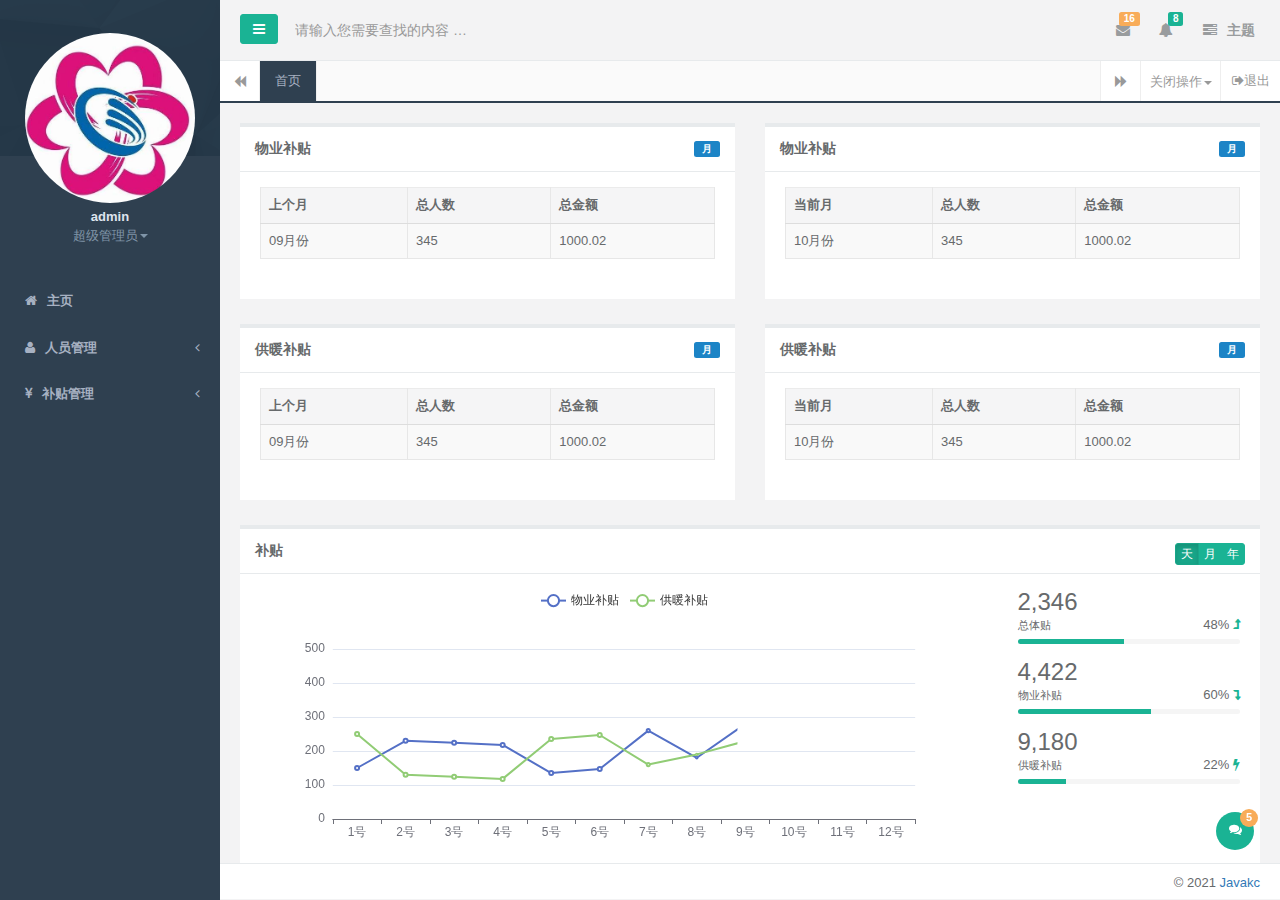
<file: cims/target/cims/index.html>
<!DOCTYPE html>
<html lang="zh">
<head>
    <meta charset="utf-8">
    <meta content="width=device-width, initial-scale=1.0" name="viewport">
    <meta content="webkit" name="renderer">
    <title>主页</title>
    <link href="favicon.ico" rel="icon" type="image/x-icon"/>
    <link href="favicon.ico" rel="shortcut icon" type="image/x-icon"/>
    <link href="static/css/bootstrap.min.css?v=3.3.5" rel="stylesheet">
    <link href="static/css/font-awesome.min.css?v=4.4.0" rel="stylesheet">
    <link href="static/css/animate.min.css" rel="stylesheet">
    <link href="static/css/style.min.css?v=4.0.0" rel="stylesheet">
</head>
<body class="fixed-sidebar full-height-layout gray-bg" style="overflow:hidden">
<div id="wrapper">
    <!--左侧导航开始-->
    <nav class="navbar-default navbar-static-side" role="navigation">
        <div class="nav-close"><i class="fa fa-times-circle"></i></div>
        <div class="sidebar-collapse">
            <ul class="nav" id="side-menu">
                <li class="nav-header">
                    <div class="dropdown profile-element">
                        <span><img alt="image" class="img-circle" src="static/img/logo.jpeg"
                                   style="width:170px;"/></span>
                        <a class="dropdown-toggle" data-toggle="dropdown" href="#">
                                <span class="clear" style="text-align: center;">
                                    <span class="block m-t-xs"><strong class="font-bold">admin</strong></span>
                                    <span class="text-muted text-xs block">超级管理员<b class="caret"></b></span>
                                </span>
                        </a>
                        <ul class="dropdown-menu animated fadeInRight m-t-xs">
                            <li><a class="J_menuItem" href="form_avatar.html">修改头像</a></li>
                            <li><a class="J_menuItem" href="profile.html">个人资料</a></li>
                            <li><a class="J_menuItem" href="contacts.html">联系我们</a></li>
                            <li><a class="J_menuItem" href="mailbox.html">信箱</a></li>
                            <li class="divider"></li>
                            <li><a href="login.html">安全退出</a></li>
                        </ul>
                    </div>
                    <div class="logo-element">Javakc</div>
                </li>
                <li>
                    <a class="J_menuItem" href="main.html">
                        <i class="fa fa-home"></i>
                        <span class="nav-label">主页</span>
                    </a>
                </li>
                <li>
                    <a href="#">
                        <i class="fa fa-user"></i>
                        <span class="nav-label">人员管理</span>
                        <span class="fa arrow"></span>
                    </a>
                    <ul class="nav nav-second-level">
                        <li>
                            <a class="J_menuItem" data-index="0" href="person.do"><i class="fa fa-user"></i>人员管理</a>
                        </li>
                    </ul>
                </li>
                <li>
                    <a href="#">
                        <i class="fa fa-cny"></i>
                        <span class="nav-label">补贴管理</span>
                        <span class="fa arrow"></span>
                    </a>
                    <ul class="nav nav-second-level">
                        <li>
                            <a class="J_menuItem" data-index="0" href="subsidy.do?type=2"><i
                                    class="fa fa-fire"></i>供暖补贴</a>
                            <a class="J_menuItem" data-index="0" href="subsidy.do?type=1"><i
                                    class="fa fa-university"></i>物业补贴</a>
                        </li>
                    </ul>
                </li>
            </ul>
        </div>
    </nav>
    <!--左侧导航结束-->
    <!--右侧部分开始-->
    <div class="gray-bg dashbard-1" id="page-wrapper">
        <div class="row border-bottom">
            <nav class="navbar navbar-static-top" role="navigation" style="margin-bottom: 0">
                <div class="navbar-header"><a class="navbar-minimalize minimalize-styl-2 btn btn-primary " href="#"><i
                        class="fa fa-bars"></i> </a>
                    <form action="search_results.html" class="navbar-form-custom" method="post" role="search">
                        <div class="form-group">
                            <input class="form-control" id="top-search" name="top-search" placeholder="请输入您需要查找的内容 …"
                                   type="text">
                        </div>
                    </form>
                </div>
                <ul class="nav navbar-top-links navbar-right">
                    <li class="dropdown">
                        <a class="dropdown-toggle count-info" data-toggle="dropdown" href="#">
                            <i class="fa fa-envelope"></i> <span class="label label-warning">16</span>
                        </a>
                        <ul class="dropdown-menu dropdown-messages">
                            <li class="m-t-xs">
                                <div class="dropdown-messages-box">
                                    <a class="pull-left" href="profile.html">
                                        <img alt="image" class="img-circle" src="static/img/a7.jpg">
                                    </a>
                                    <div class="media-body">
                                        <small class="pull-right">46小时前</small>
                                        <strong>十一</strong> MySQL5.7.29
                                        <br>
                                        <small class="text-muted">3天前 2014.11.8</small>
                                    </div>
                                </div>
                            </li>
                            <li class="divider"></li>
                            <li>
                                <div class="dropdown-messages-box">
                                    <a class="pull-left" href="profile.html">
                                        <img alt="image" class="img-circle" src="static/img/a4.jpg">
                                    </a>
                                    <div class="media-body ">
                                        <small class="pull-right text-navy">25小时前</small>
                                        <strong>十二</strong> Oracle14g
                                        <br>
                                        <small class="text-muted">昨天</small>
                                    </div>
                                </div>
                            </li>
                            <li class="divider"></li>
                            <li>
                                <div class="text-center link-block">
                                    <a class="J_menuItem" href="mailbox.html">
                                        <i class="fa fa-envelope"></i> <strong> 查看所有消息</strong>
                                    </a>
                                </div>
                            </li>
                        </ul>
                    </li>
                    <li class="dropdown">
                        <a class="dropdown-toggle count-info" data-toggle="dropdown" href="#">
                            <i class="fa fa-bell"></i> <span class="label label-primary">8</span>
                        </a>
                        <ul class="dropdown-menu dropdown-alerts">
                            <li>
                                <a href="mailbox.html">
                                    <div>
                                        <i class="fa fa-envelope fa-fw"></i> 您有16条未读消息
                                        <span class="pull-right text-muted small">4分钟前</span>
                                    </div>
                                </a>
                            </li>
                            <li class="divider"></li>
                            <li>
                                <a href="profile.html">
                                    <div>
                                        <i class="fa fa-qq fa-fw"></i> 3条新回复
                                        <span class="pull-right text-muted small">12分钟钱</span>
                                    </div>
                                </a>
                            </li>
                            <li class="divider"></li>
                            <li>
                                <div class="text-center link-block">
                                    <a class="J_menuItem" href="notifications.html">
                                        <strong>查看所有 </strong>
                                        <i class="fa fa-angle-right"></i>
                                    </a>
                                </div>
                            </li>
                        </ul>
                    </li>
                    <li class="dropdown hidden-xs">
                        <a aria-expanded="false" class="right-sidebar-toggle">
                            <i class="fa fa-tasks"></i> 主题
                        </a>
                    </li>
                </ul>
            </nav>
        </div>
        <div class="row content-tabs">
            <button class="roll-nav roll-left J_tabLeft"><i class="fa fa-backward"></i>
            </button>
            <nav class="page-tabs J_menuTabs">
                <div class="page-tabs-content">
                    <a class="active J_menuTab" data-id="main.html" href="javascript:;">首页</a>
                </div>
            </nav>
            <button class="roll-nav roll-right J_tabRight"><i class="fa fa-forward"></i>
            </button>
            <div class="btn-group roll-nav roll-right">
                <button class="dropdown J_tabClose" data-toggle="dropdown">关闭操作<span class="caret"></span></button>
                <ul class="dropdown-menu dropdown-menu-right" role="menu">
                    <li class="J_tabShowActive"><a>定位当前选项卡</a></li>
                    <li class="divider"></li>
                    <li class="J_tabCloseAll"><a>关闭全部选项卡</a></li>
                    <li class="J_tabCloseOther"><a>关闭其他选项卡</a></li>
                </ul>
            </div>
            <a class="roll-nav roll-right J_tabExit" href="login.html"><i class="fa fa fa-sign-out"></i>退出</a>
        </div>
        <div class="row J_mainContent" id="content-main">
            <iframe class="J_iframe" data-id="main.html" frameborder="0" height="100%" name="iframe0" seamless
                    src="main.html" width="100%"></iframe>
        </div>
        <div class="footer">
            <div class="pull-right">&copy; 2021 <a href="https://www.javakc.com/" target="_blank">Javakc</a>
            </div>
        </div>
    </div>
    <!--右侧部分结束-->
    <!--右侧边栏开始-->
    <div id="right-sidebar">
        <div class="sidebar-container">
            <ul class="nav nav-tabs navs-3">
                <li class="active">
                    <a data-toggle="tab" href="#tab-1">
                        <i class="fa fa-gear"></i> 主题
                    </a>
                </li>
                <li class=""><a data-toggle="tab" href="#tab-2">通知</a></li>
                <li><a data-toggle="tab" href="#tab-3">项目进度</a></li>
            </ul>
            <div class="tab-content">
                <div class="tab-pane active" id="tab-1">
                    <div class="sidebar-title">
                        <h3><i class="fa fa-comments-o"></i> 主题设置</h3>
                        <small><i class="fa fa-tim"></i> 你可以从这里选择和预览主题的布局和样式，这些设置会被保存在本地，下次打开的时候会直接应用这些设置。</small>
                    </div>
                    <div class="skin-setttings">
                        <div class="title">主题设置</div>
                        <div class="setings-item">
                            <span>收起左侧菜单</span>
                            <div class="switch">
                                <div class="onoffswitch">
                                    <input class="onoffswitch-checkbox" id="collapsemenu" name="collapsemenu"
                                           type="checkbox">
                                    <label class="onoffswitch-label" for="collapsemenu">
                                        <span class="onoffswitch-inner"></span>
                                        <span class="onoffswitch-switch"></span>
                                    </label>
                                </div>
                            </div>
                        </div>
                        <div class="setings-item">
                            <span>固定顶部</span>
                            <div class="switch">
                                <div class="onoffswitch">
                                    <input class="onoffswitch-checkbox" id="fixednavbar" name="fixednavbar"
                                           type="checkbox">
                                    <label class="onoffswitch-label" for="fixednavbar">
                                        <span class="onoffswitch-inner"></span>
                                        <span class="onoffswitch-switch"></span>
                                    </label>
                                </div>
                            </div>
                        </div>
                        <div class="setings-item">
                            <span>固定宽度</span>
                            <div class="switch">
                                <div class="onoffswitch">
                                    <input class="onoffswitch-checkbox" id="boxedlayout" name="boxedlayout"
                                           type="checkbox">
                                    <label class="onoffswitch-label" for="boxedlayout">
                                        <span class="onoffswitch-inner"></span>
                                        <span class="onoffswitch-switch"></span>
                                    </label>
                                </div>
                            </div>
                        </div>
                        <div class="title">皮肤选择</div>
                        <div class="setings-item default-skin nb">
                                <span class="skin-name ">
                         		<a class="s-skin-0" href="#">默认皮肤</a>
                    			</span>
                        </div>
                        <div class="setings-item blue-skin nb">
                                <span class="skin-name ">
                        <a class="s-skin-1" href="#">
                            蓝色主题
                        </a>
                    </span>
                        </div>
                        <div class="setings-item yellow-skin nb">
                                <span class="skin-name ">
                        <a class="s-skin-3" href="#">
                            黄色/紫色主题
                        </a>
                    </span>
                        </div>
                    </div>
                </div>
                <div class="tab-pane" id="tab-2">
                    <div class="sidebar-title">
                        <h3><i class="fa fa-comments-o"></i> 最新通知</h3>
                        <small><i class="fa fa-tim"></i> 您当前有1条未读信息</small>
                    </div>
                    <div>
                        <div class="sidebar-message">
                            <a href="#">
                                <div class="pull-left text-center">
                                    <img alt="image" class="img-circle message-avatar" src="static/img/a1.jpg">

                                    <div class="m-t-xs">
                                        <i class="fa fa-star text-warning"></i>
                                        <i class="fa fa-star text-warning"></i>
                                    </div>
                                </div>
                                <div class="media-body">
                                    Servlet4.0更新了13个新功能。
                                    <br>
                                    <small class="text-muted">今天 4:21</small>
                                </div>
                            </a>
                        </div>
                    </div>
                </div>
                <div class="tab-pane" id="tab-3">
                    <div class="sidebar-title">
                        <h3><i class="fa fa-cube"></i> 最新任务</h3>
                        <small><i class="fa fa-tim"></i> 您当前有14个任务，10个已完成</small>
                    </div>
                    <ul class="sidebar-list">
                        <li>
                            <a href="#">
                                <div class="small pull-right m-t-xs">9小时以后</div>
                                <h4>市场调研</h4> 按要求接收教材；
                                <div class="small">已完成： 22%</div>
                                <div class="progress progress-mini">
                                    <div class="progress-bar progress-bar-warning" style="width: 22%;"></div>
                                </div>
                                <div class="small text-muted m-t-xs">项目截止： 4:00 - 2015.10.01</div>
                            </a>
                        </li>
                        <li>
                            <a href="#">
                                <div class="small pull-right m-t-xs">9小时以后</div>
                                <h4>可行性报告研究报上级批准 </h4> 编写目的编写本项目进度报告的目的在于更好的控制软件开发的时间,对团队成员的 开发进度作出一个合理的比对
                                <div class="small">已完成： 48%</div>
                                <div class="progress progress-mini">
                                    <div class="progress-bar" style="width: 48%;"></div>
                                </div>
                            </a>
                        </li>
                    </ul>
                </div>
            </div>
        </div>
    </div>
    <!--右侧边栏结束-->
    <div id="small-chat">
        <span class="badge badge-warning pull-right">5</span>
        <a class="open-small-chat">
            <i class="fa fa-comments"></i>
        </a>
    </div>
</div>
<script src="static/js/jquery.min.js?v=2.1.4"></script>
<script src="static/js/bootstrap.min.js?v=3.3.5"></script>
<script src="static/js/plugins/metisMenu/jquery.metisMenu.js"></script>
<script src="static/js/plugins/slimscroll/jquery.slimscroll.min.js"></script>
<script src="static/js/plugins/layer/layer.min.js"></script>
<script src="static/js/hplus.min.js?v=4.0.0"></script>
<script src="static/js/welcome.min.js"></script>
<script src="static/js/contabs.min.js"></script>
</body>
</html>
</file>
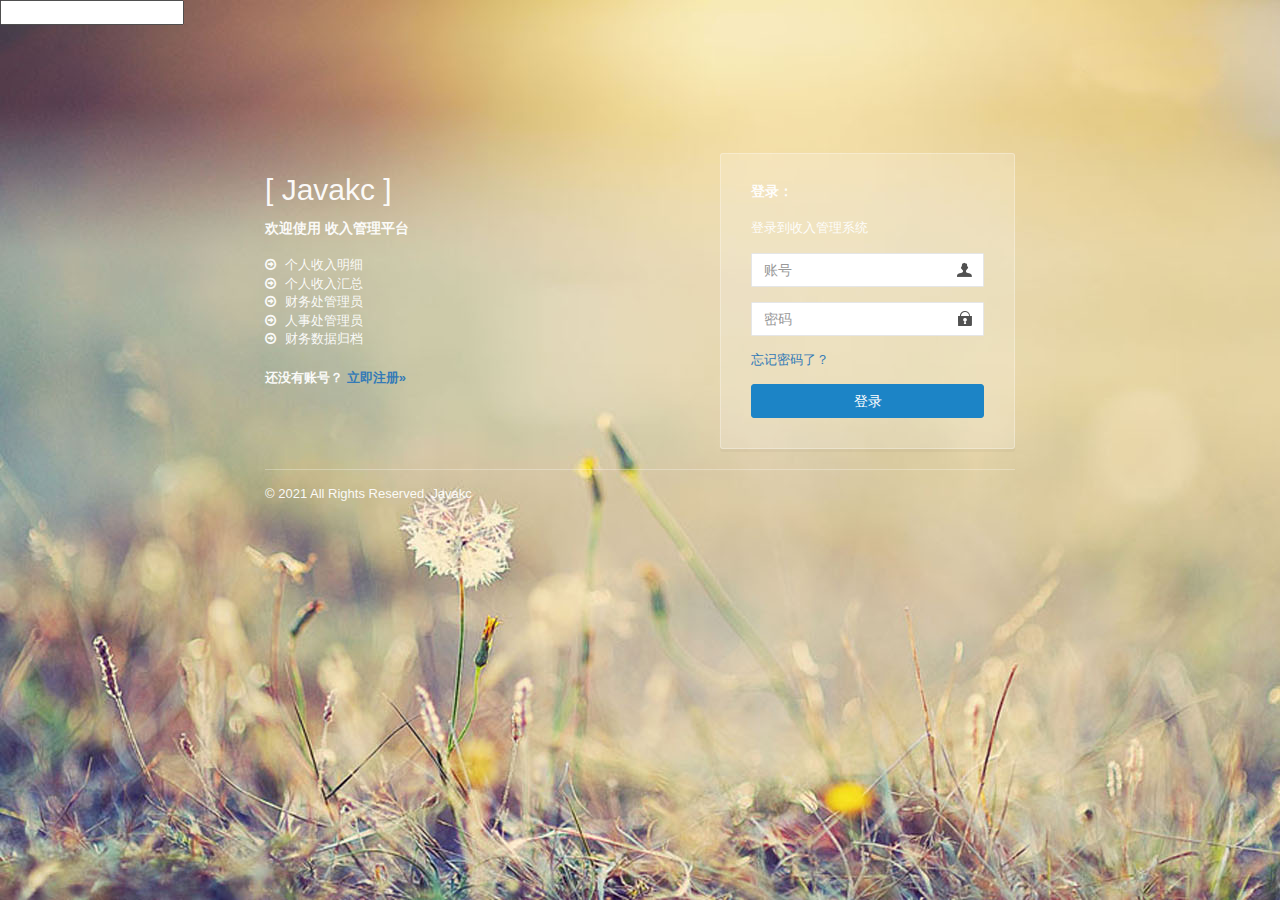
<file: cims/target/cims/login.html>
<!DOCTYPE html>
<html lang="en">
<head>
    <meta charset="utf-8">
    <meta content="width=device-width, initial-scale=1.0, maximum-scale=1.0" name="viewport">
    <title>登录</title>
    <link href="static/css/bootstrap.min.css" rel="stylesheet">
    <link href="static/css/font-awesome.min.css?v=4.4.0" rel="stylesheet">
    <link href="static/css/style.min.css" rel="stylesheet">
    <link href="static/css/login.min.css" rel="stylesheet">
    <script>
        if (window.top !== window.self) {
            window.top.location = window.location;
        }


    </script>
</head>
<input type="text" checked>
<body class="signin">
<div class="signinpanel">
    <div class="row">
        <div class="col-sm-7">
            <div class="signin-info">
                <div class="logopanel m-b">
                    <h1>[ Javakc ]</h1>
                </div>
                <div class="m-b"></div>
                <h4>欢迎使用 <strong>收入管理平台</strong></h4>
                <ul class="m-b">
                    <li><i class="fa fa-arrow-circle-o-right m-r-xs"></i> 个人收入明细</li>
                    <li><i class="fa fa-arrow-circle-o-right m-r-xs"></i> 个人收入汇总</li>
                    <li><i class="fa fa-arrow-circle-o-right m-r-xs"></i> 财务处管理员</li>
                    <li><i class="fa fa-arrow-circle-o-right m-r-xs"></i> 人事处管理员</li>
                    <li><i class="fa fa-arrow-circle-o-right m-r-xs"></i> 财务数据归档</li>
                </ul>
                <strong>还没有账号？ <a href="#">立即注册&raquo;</a></strong>
            </div>
        </div>
        <div class="col-sm-5">
            <form action="index.html">
                <h4 class="no-margins">登录：</h4>
                <p class="m-t-md">登录到收入管理系统</p>
                <input class="form-control uname" placeholder="账号" type="text"/>
                <input class="form-control pword m-b" placeholder="密码" type="password"/>
                <a href="">忘记密码了？</a>
                <button class="btn btn-success btn-block" type="submit">登录</button>
            </form>
        </div>
    </div>
    <div class="signup-footer">
        <div class="pull-left">
            &copy; 2021 All Rights Reserved. Javakc
        </div>
    </div>
</div>
</body>
</html>
</file>
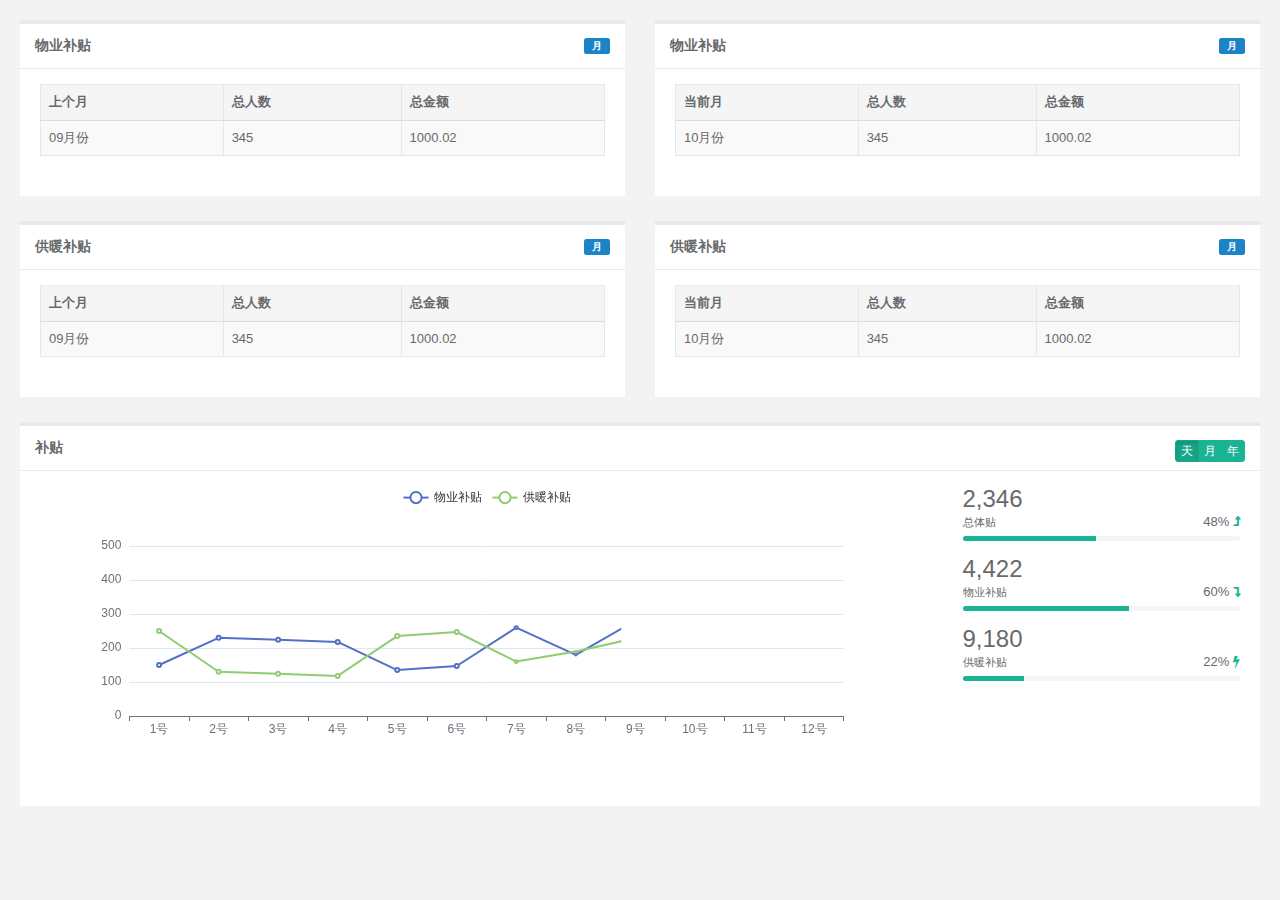
<file: cims/target/cims/main.html>
<!DOCTYPE html>
<html>
<head>
    <meta charset="utf-8">
    <meta content="width=device-width, initial-scale=1.0" name="viewport">
    <title>干部收入管系统 - 主页</title>
    <link href="static/css/bootstrap.min.css?v=3.3.5" rel="stylesheet">
    <link href="static/css/font-awesome.min.css?v=4.4.0" rel="stylesheet">
    <link href="static/css/style.min.css?v=4.0.0" rel="stylesheet">
</head>
<body class="gray-bg">
<div class="wrapper wrapper-content">
    <div class="row">
        <div class="col-sm-6">
            <div class="ibox float-e-margins">
                <div class="ibox-title">
                    <span class="label label-success pull-right">月</span>
                    <h5>物业补贴</h5>
                </div>
                <div class="ibox-content">
                    <table class="table table-bordered table-striped table-hover">
                        <thead>
                        <tr>
                            <th>上个月</th>
                            <th>总人数</th>
                            <th>总金额</th>
                        </tr>
                        </thead>
                        <tbody>
                        <tr>
                            <td>09月份</td>
                            <td>345</td>
                            <td>1000.02</td>
                        </tr>
                        </tbody>
                    </table>
                </div>
            </div>
        </div>
        <div class="col-sm-6">
            <div class="ibox float-e-margins">
                <div class="ibox-title">
                    <span class="label label-success pull-right">月</span>
                    <h5>物业补贴</h5>
                </div>
                <div class="ibox-content">
                    <table class="table table-bordered table-striped table-hover">
                        <thead>
                        <tr>
                            <th>当前月</th>
                            <th>总人数</th>
                            <th>总金额</th>
                        </tr>
                        </thead>
                        <tbody>
                        <tr>
                            <td>10月份</td>
                            <td>345</td>
                            <td>1000.02</td>
                        </tr>
                        </tbody>
                    </table>
                </div>
            </div>
        </div>
        <div class="col-sm-6">
            <div class="ibox float-e-margins">
                <div class="ibox-title">
                    <span class="label label-success pull-right">月</span>
                    <h5>供暖补贴</h5>
                </div>
                <div class="ibox-content">
                    <table class="table table-bordered table-striped table-hover">
                        <thead>
                        <tr>
                            <th>上个月</th>
                            <th>总人数</th>
                            <th>总金额</th>
                        </tr>
                        </thead>
                        <tbody>
                        <tr>
                            <td>09月份</td>
                            <td>345</td>
                            <td>1000.02</td>
                        </tr>
                        </tbody>
                    </table>
                </div>
            </div>
        </div>
        <div class="col-sm-6">
            <div class="ibox float-e-margins">
                <div class="ibox-title">
                    <span class="label label-success pull-right">月</span>
                    <h5>供暖补贴</h5>
                </div>
                <div class="ibox-content">
                    <table class="table table-bordered table-striped table-hover">
                        <thead>
                        <tr>
                            <th>当前月</th>
                            <th>总人数</th>
                            <th>总金额</th>
                        </tr>
                        </thead>
                        <tbody>
                        <tr>
                            <td>10月份</td>
                            <td>345</td>
                            <td>1000.02</td>
                        </tr>
                        </tbody>
                    </table>
                </div>
            </div>
        </div>
    </div>
    <div class="row">
        <div class="col-sm-12">
            <div class="ibox float-e-margins">
                <div class="ibox-title">
                    <h5>补贴</h5>
                    <div class="pull-right">
                        <div class="btn-group">
                            <button class="btn btn-xs btn-primary active" type="button">天</button>
                            <button class="btn btn-xs btn-primary" type="button">月</button>
                            <button class="btn btn-xs btn-primary" type="button">年</button>
                        </div>
                    </div>
                </div>
                <div class="ibox-content">
                    <div class="row">
                        <div class="col-sm-9">
                            <div id="subsidyChat" style="width: 100%;height: 300px;"></div>
                        </div>
                        <div class="col-sm-3">
                            <ul class="stat-list">
                                <li>
                                    <h2 class="no-margins">2,346</h2>
                                    <small>总体贴</small>
                                    <div class="stat-percent">48% <i class="fa fa-level-up text-navy"></i>
                                    </div>
                                    <div class="progress progress-mini">
                                        <div class="progress-bar" style="width: 48%;"></div>
                                    </div>
                                </li>
                                <li>
                                    <h2 class="no-margins ">4,422</h2>
                                    <small>物业补贴</small>
                                    <div class="stat-percent">60% <i class="fa fa-level-down text-navy"></i>
                                    </div>
                                    <div class="progress progress-mini">
                                        <div class="progress-bar" style="width: 60%;"></div>
                                    </div>
                                </li>
                                <li>
                                    <h2 class="no-margins ">9,180</h2>
                                    <small>供暖补贴</small>
                                    <div class="stat-percent">22% <i class="fa fa-bolt text-navy"></i>
                                    </div>
                                    <div class="progress progress-mini">
                                        <div class="progress-bar" style="width: 22%;"></div>
                                    </div>
                                </li>
                            </ul>
                        </div>
                    </div>
                </div>
            </div>
        </div>
    </div>
</div>
<script src="static/js/jquery.min.js?v=2.1.4"></script>
<script src="static/js/bootstrap.min.js?v=3.3.5"></script>
<script src="static/js/plugins/echarts/echarts-all.js"></script>
<script>
    $(document).ready(function () {
        $('.btn-group>button').click(function () {
            $('.btn-group>button').removeClass('active');
            $(this).addClass('active');
        });

        let subsidyChat = echarts.init(document.getElementById('subsidyChat'));
        let subsidyChatOption = {
            tooltip: {
                trigger: 'axis'
            },
            xAxis: {
                type: 'category',
                data: ['1号', '2号', '3号', '4号', '5号', '6号', '7号', '8号', '9号', '10号', '11号', '12号']
            },
            yAxis: {
                type: 'value'
            },
            legend: {
                data: ['物业补贴', '供暖补贴']
            },
            series: [
                {
                    name: '物业补贴',
                    data: [150, 230, 224, 218, 135, 147, 260, 180, 280, 101, 220, 81],
                    type: 'line'
                },
                {
                    name: '供暖补贴',
                    data: [250, 130, 124, 118, 235, 247, 160, 190, 229, 229, 490, 220],
                    type: 'line'
                }
            ]
        };
        subsidyChat.setOption(subsidyChatOption);
    });
</script>
</body>

</html>
</file>
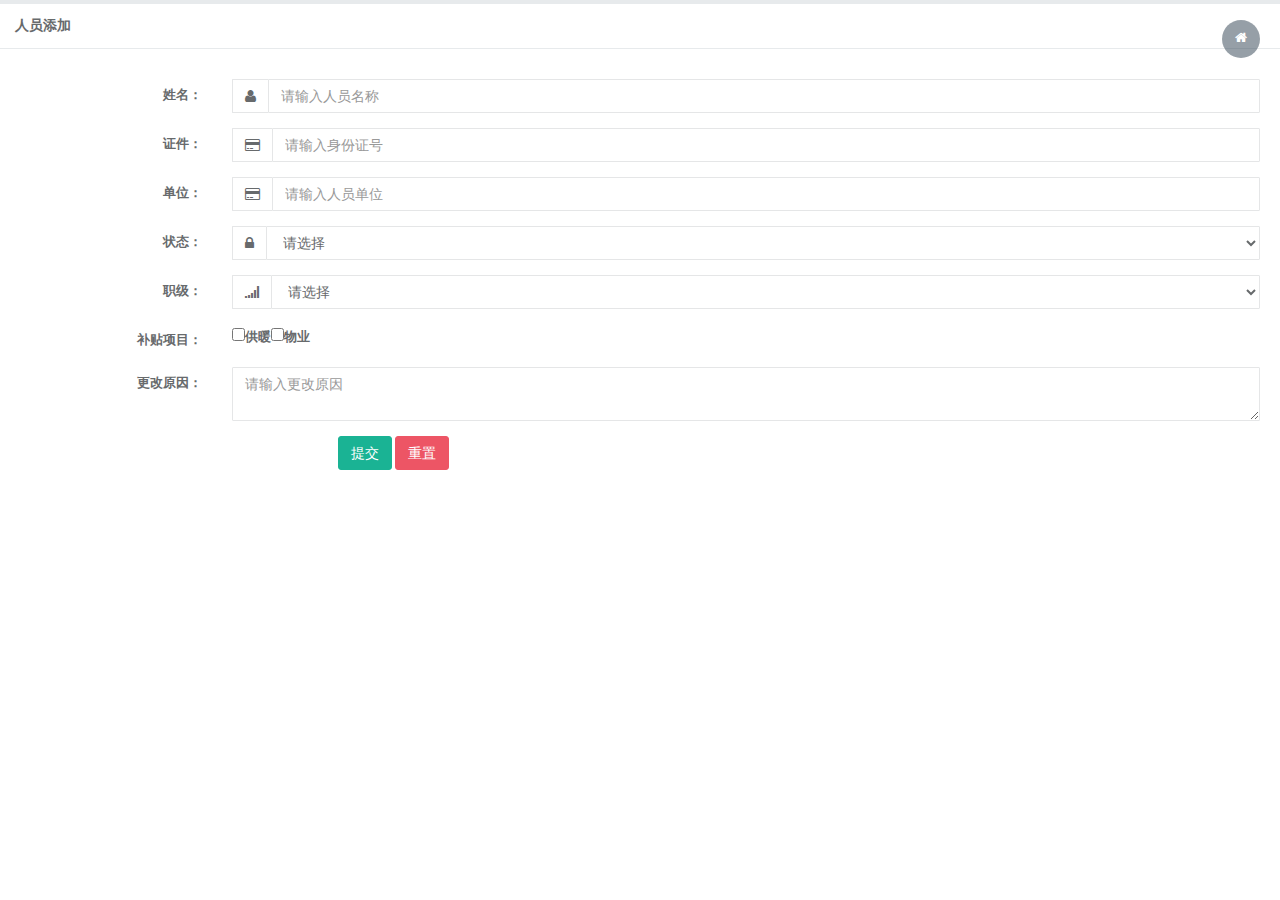
<file: cims/target/cims/view/person/add.html>
<!DOCTYPE html>
<html lang="zh">
<head>
    <meta charset="utf-8">
    <meta content="width=device-width, initial-scale=1.0" name="viewport">
    <title>人员添加</title>
    <link href="../../static/css/bootstrap.min.css?v=3.3.5" rel="stylesheet">
    <link href="../../static/css/font-awesome.min.css?v=4.4.0" rel="stylesheet">
    <link href="../../static/css/animate.min.css" rel="stylesheet">
    <link href="../../static/css/style.min.css?v=4.0.0" rel="stylesheet">
</head>
<body>
<div class="ibox">
    <div class="ibox-title">
        <h5>人员添加</h5>
    </div>
    <div class="ibox-content">
        <form action="" class="form-horizontal m-t" id="personForm" method="post">
            <div class="form-group">
                <label class="col-sm-2 control-label">姓名：</label>
                <div class="col-sm-10">
                    <div class="input-group">
                        <span class="input-group-addon"><i class="fa fa-user"></i></span>
                        <input class="form-control" name="" placeholder="请输入人员名称" type="text" value="">
                    </div>
                </div>
            </div>
            <div class="form-group">
                <label class="col-sm-2 control-label">证件：</label>
                <div class="col-sm-10">
                    <div class="input-group">
                        <span class="input-group-addon"><i class="fa fa-credit-card"></i></span>
                        <input class="form-control" name="" placeholder="请输入身份证号" type="text" value="">
                    </div>
                </div>
            </div>
            <div class="form-group">
                <label class="col-sm-2 control-label">单位：</label>
                <div class="col-sm-10">
                    <div class="input-group">
                        <span class="input-group-addon"><i class="fa fa-credit-card"></i></span>
                        <input class="form-control" name="" placeholder="请输入人员单位" type="text" value="">
                    </div>
                </div>
            </div>
            <div class="form-group">
                <label class="col-sm-2 control-label">状态：</label>
                <div class="col-sm-10">
                    <div class="input-group">
                        <span class="input-group-addon"><i class="fa fa-lock"></i></span>
                        <select class="form-control" name="">
                            <option value="0">请选择</option>
                            <option value="1">离休</option>
                            <option value="2">退休</option>
                        </select>
                    </div>
                </div>
            </div>
            <div class="form-group">
                <label class="col-sm-2 control-label">职级：</label>
                <div class="col-sm-10">
                    <div class="input-group">
                        <span class="input-group-addon"><i class="fa fa-signal"></i></span>
                        <select class="form-control" name="">
                            <option value="0">请选择</option>
                            <option value="1">省部级正职</option>
                            <option value="2">省部级副职</option>
                            <option value="3">厅局级正职</option>
                            <option value="4">厅局级副职</option>
                            <option value="5">县处级正职</option>
                            <option value="6">县处级副职</option>
                        </select>
                    </div>
                </div>
            </div>
            <div class="form-group">
                <label class="col-sm-2 control-label">补贴项目：</label>
                <div class="col-sm-10">
                    <div class="input-group">
                        <input id="checkbox1" name="subsidy" type="checkbox"><label for="checkbox1">供暖</label>
                        <input id="checkbox2" name="subsidy" type="checkbox"><label for="checkbox2">物业</label>
                    </div>
                </div>
            </div>
            <div class="form-group">
                <label class="col-sm-2 control-label">更改原因：</label>
                <div class="col-sm-10">
                    <textarea class="form-control" name="" placeholder="请输入更改原因"></textarea>
                </div>
            </div>
            <div class="form-group">
                <div class="col-sm-4 col-sm-offset-3">
                    <button class="btn btn-primary" type="submit">提交</button>
                    <button class="btn btn-danger" type="reset">重置</button>
                </div>
            </div>
        </form>
    </div>
</div>
<script src="../../static/js/jquery.min.js?v=2.1.4"></script>
<script src="../../static/js/bootstrap.min.js?v=3.3.5"></script>
<script src="../../static/js/content.min.js?v=1.0.0"></script>
<script>
    $(document).ready(function () {
    });
</script>
</body>
</html>
</file>
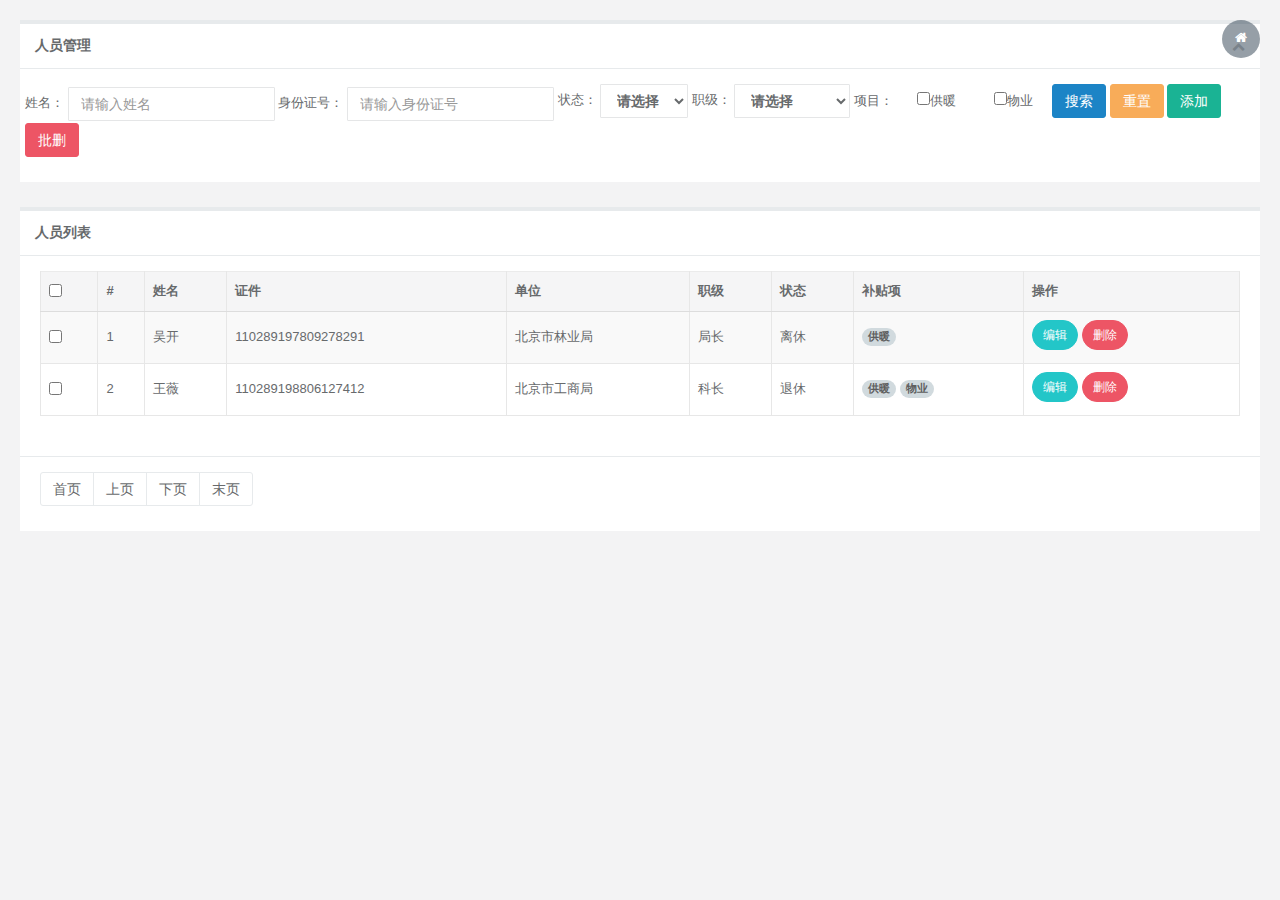
<file: cims/target/cims/view/person/list.html>
<!DOCTYPE html>
<html lang="zh">
<head>
    <meta charset="utf-8">
    <meta content="width=device-width, initial-scale=1.0" name="viewport">
    <title>人员管理</title>
    <link href="../../static/css/bootstrap.min.css?v=3.3.5" rel="stylesheet">
    <link href="../../static/css/font-awesome.min.css?v=4.4.0" rel="stylesheet">
    <link href="../../static/css/animate.min.css" rel="stylesheet">
    <link href="../../static/css/style.min.css?v=4.0.0" rel="stylesheet">
</head>
<body class="gray-bg">
<div class="wrapper wrapper-content animated">
    <div class="row">
        <div class="col-sm-12">
            <form action="" class="form-inline" method="post" role="form">
                <div class="ibox float-e-margins">
                    <div class="ibox-title">
                        <h5>人员管理</h5>
                        <div class="ibox-tools">
                            <a class="collapse-link">
                                <i class="fa fa-chevron-up"></i>
                            </a>
                        </div>
                    </div>
                    <!--表格数据搜索 start-->
                    <div class="ibox-content" id="ibox-content-search">
                        <div class="row">
                            <div class="form-group">
                                <label class="font-noraml">姓名：</label>
                                <input class="form-control" placeholder="请输入姓名" type="text">
                            </div>
                            <div class="form-group">
                                <label class="font-noraml">身份证号：</label>
                                <input class="form-control" placeholder="请输入身份证号" type="text">
                            </div>
                            <div class="form-group">
                                <label class="font-noraml">状态：</label>
                                <label>
                                    <select class="form-control">
                                        <option value="0">请选择</option>
                                        <option value="1">离休</option>
                                        <option value="2">退休</option>
                                    </select>
                                </label>
                            </div>
                            <div class="form-group">
                                <label class="font-noraml">职级：</label>
                                <label>
                                    <select class="form-control" name="">
                                        <option value="0">请选择</option>
                                        <option value="1">省部级正职</option>
                                        <option value="2">省部级副职</option>
                                        <option value="3">厅局级正职</option>
                                        <option value="4">厅局级副职</option>
                                        <option value="5">县处级正职</option>
                                        <option value="6">县处级副职</option>
                                    </select>
                                </label>
                            </div>
                            <div class="form-group">
                                <label class="font-noraml">项目：</label>
                                <div class="checkbox checkbox-inline">
                                    <input id="checkbox1" type="checkbox" value=""><label for="checkbox1">供暖</label>
                                </div>
                                <div class="checkbox checkbox-inline">
                                    <input id="checkbox2" type="checkbox" value=""><label for="checkbox2">物业</label>
                                </div>
                            </div>
                            <button class="btn btn-success" type="submit">搜索</button>
                            <button class="btn btn-warning" type="reset">重置</button>
                            <button class="btn btn-primary" id="add" type="button">添加</button>
                            <button class="btn btn-danger" type="button">批删</button>
                        </div>
                    </div>
                    <!--表格数据搜索 end-->
                </div>
                <div class="ibox float-e-margins">
                    <div class="ibox-title">
                        <h5>人员列表</h5>
                    </div>
                    <!--表格数据展示 start-->
                    <div class="ibox-content">
                        <table class="table table-bordered table-striped table-hover">
                            <thead>
                            <tr>
                                <th><input type="checkbox"></th>
                                <th>#</th>
                                <th>姓名</th>
                                <th>证件</th>
                                <th>单位</th>
                                <th>职级</th>
                                <th>状态</th>
                                <th>补贴项</th>
                                <th>操作</th>
                            </tr>
                            </thead>
                            <tbody>
                            <tr>
                                <td><input type="checkbox"></td>
                                <td>1</td>
                                <td>吴开</td>
                                <td>110289197809278291</td>
                                <td>北京市林业局</td>
                                <td>局长</td>
                                <td>离休</td>
                                <td>
                                    <span class="badge">供暖</span>
                                </td>
                                <td>
                                    <a action="update" class="btn btn-info btn-rounded btn-sm">编辑</a>
                                    <a action="remove" class="btn btn-danger btn-rounded btn-sm">删除</a>
                                </td>
                            </tr>
                            <tr>
                                <td><input type="checkbox"></td>
                                <td>2</td>
                                <td>王薇</td>
                                <td>110289198806127412</td>
                                <td>北京市工商局</td>
                                <td>科长</td>
                                <td>退休</td>
                                <td>
                                    <span class="badge">供暖</span>
                                    <span class="badge">物业</span>
                                </td>
                                <td>
                                    <a action="update" class="btn btn-info btn-rounded btn-sm">编辑</a>
                                    <a action="remove" class="btn btn-danger btn-rounded btn-sm">删除</a>
                                </td>
                            </tr>
                            </tbody>
                        </table>
                    </div>
                    <!--表格数据展示 end-->
                    <!--表格数据分页 start-->
                    <div class="ibox-content">
                        <div class="btn-group">
                            <button class="btn btn-white" type="button">首页</button>
                            <button class="btn btn-white" type="button">上页</button>
                            <button class="btn btn-white" type="button">下页</button>
                            <button class="btn btn-white" type="button">末页</button>
                        </div>
                    </div>
                    <!--表格数据分页 end-->
                </div>
            </form>
        </div>
    </div>
</div>
<script src="../../static/js/jquery.min.js?v=2.1.4"></script>
<script src="../../static/js/bootstrap.min.js?v=3.3.5"></script>
<script src="../../static/js/content.min.js?v=1.0.0"></script>
<script>
    $(document).ready(function () {
        //绑定页面添加按钮功能
        $('#add').click(function () {
            window.location.href = './add.html';
        });
    });
</script>
</body>
</html>
</file>
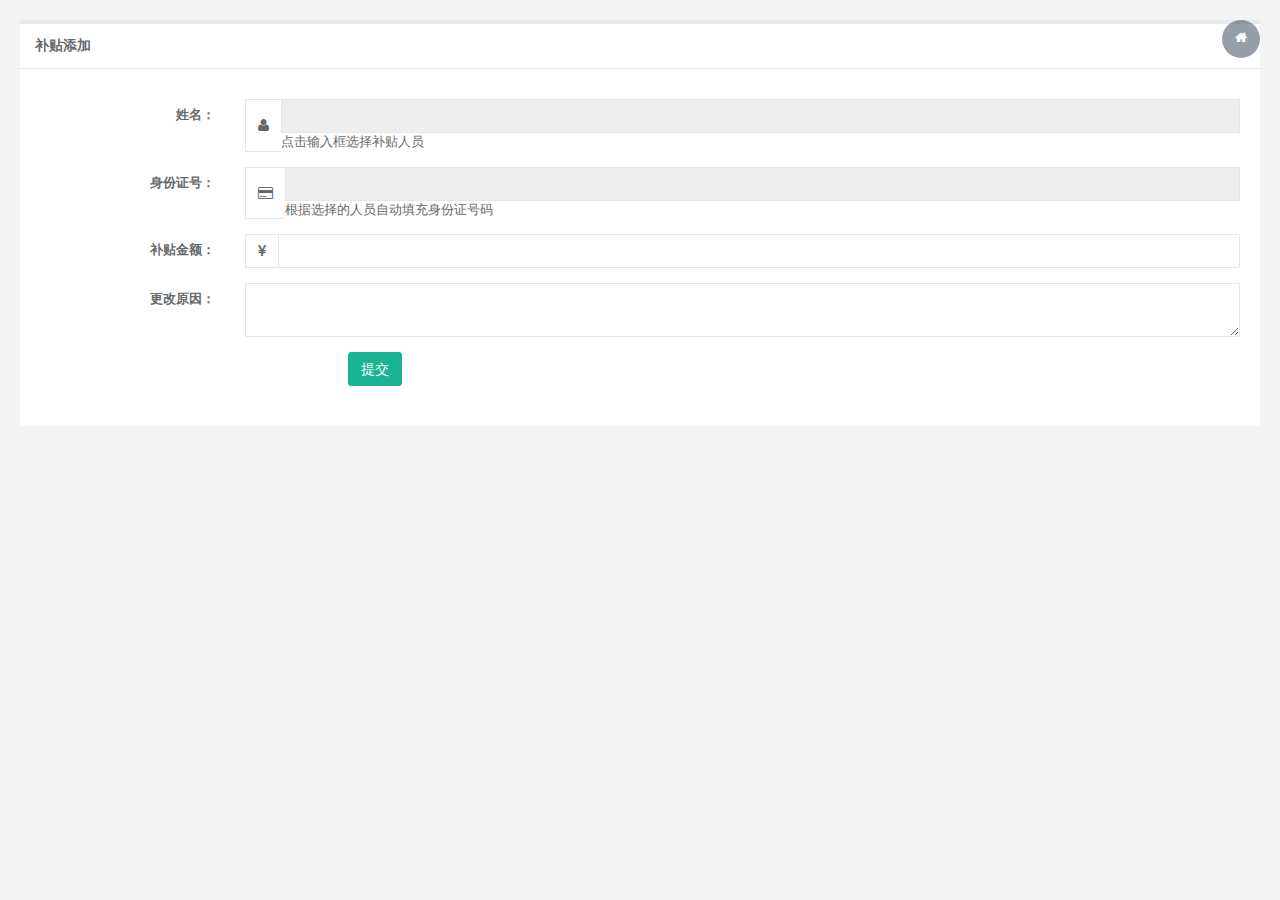
<file: cims/target/cims/view/subsidy/add.html>
<!DOCTYPE html>
<html lang="zh">
<head>
    <meta charset="utf-8">
    <meta content="width=device-width, initial-scale=1.0" name="viewport">
    <title>补贴添加</title>
    <link href="favicon.ico" rel="shortcut icon">
    <link href="../../static/css/bootstrap.min.css?v=3.3.5" rel="stylesheet">
    <link href="../../static/css/font-awesome.min.css?v=4.4.0" rel="stylesheet">
    <link href="../../static/css/animate.min.css" rel="stylesheet">
    <link href="../../static/css/style.min.css?v=4.0.0" rel="stylesheet">
</head>
<body class="gray-bg">
<div class="wrapper wrapper-content animated fadeInRight">
    <div class="row">
        <div class="col-sm-12">
            <div class="ibox float-e-margins">
                <div class="ibox-title">
                    <h5>补贴添加</h5>
                </div>
                <div class="ibox-content">
                    <form action="" class="form-horizontal m-t" id="subsidyForm" method="post">
                        <div class="form-group">
                            <label class="col-sm-2 control-label">姓名：</label>
                            <div class="col-sm-10">
                                <div class="input-group">
                                    <span class="input-group-addon"><i class="fa fa-user"></i></span>
                                    <input class="form-control" id="personId" readonly type="text">
                                    <span>点击输入框选择补贴人员</span>
                                </div>
                            </div>
                        </div>
                        <div class="form-group">
                            <label class="col-sm-2 control-label">身份证号：</label>
                            <div class="col-sm-10">
                                <div class="input-group">
                                    <span class="input-group-addon"><i class="fa fa-credit-card"></i></span>
                                    <input class="form-control" id="pesonCode" readonly type="text">
                                    <span>根据选择的人员自动填充身份证号码</span>
                                </div>
                            </div>
                        </div>
                        <div class="form-group">
                            <label class="col-sm-2 control-label">补贴金额：</label>
                            <div class="col-sm-10">
                                <div class="input-group">
                                    <span class="input-group-addon"><i class="fa fa-cny"></i></span>
                                    <input class="form-control" name="" type="number">
                                </div>
                            </div>
                        </div>
                        <div class="form-group">
                            <label class="col-sm-2 control-label">更改原因：</label>
                            <div class="col-sm-10">
                                <textarea class="form-control" name=""></textarea>
                            </div>
                        </div>
                        <div class="form-group">
                            <div class="col-sm-4 col-sm-offset-3">
                                <button class="btn btn-primary" type="submit">提交</button>
                            </div>
                        </div>
                    </form>
                </div>
            </div>
        </div>
    </div>
</div>
<div aria-hidden="true" class="modal fade" data-backdrop="static" id="modal" role="dialog" tabindex="-1">
    <div class="modal-dialog">
        <div class="modal-content">
            <div class="modal-header">
                <button aria-hidden="true" class="close" data-dismiss="modal" type="button">×</button>
                <h4 class="modal-title">标题</h4>
            </div>
            <div class="modal-body">
                内容
            </div>
            <div class="modal-footer">
                <button class="btn btn-primary" type="button">确认</button>
                <button class="btn btn-danger" data-dismiss="modal" type="button">关闭</button>
            </div>
        </div>
    </div>
</div>
<script src="../../static/js/jquery.min.js?v=2.1.4"></script>
<script src="../../static/js/bootstrap.min.js?v=3.3.5"></script>
<script src="../../static/js/content.min.js?v=1.0.0"></script>
<script src="../../static/js/plugins/datapicker/bootstrap-datepicker.js"></script>
<script>
    $(document).ready(function () {
        $('#personId').click(function () {
            // 打开模态窗
            $('#modal').modal('show');

            // 关闭模态窗
            // $('#modal').modal('hide');
        });
    });
</script>
</body>
</html>
</file>
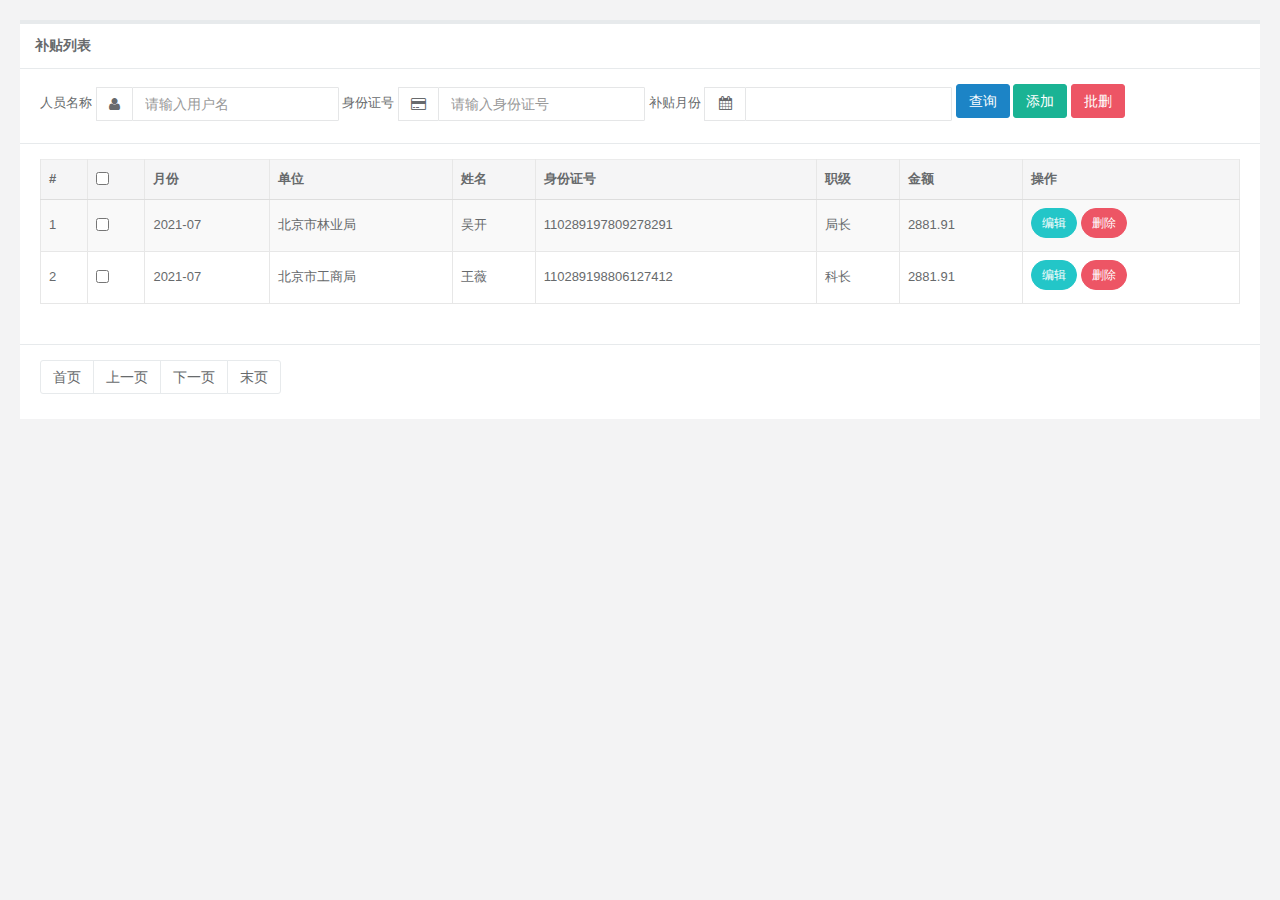
<file: cims/target/cims/view/subsidy/list.html>
<!DOCTYPE html>
<html lang="zh">
<head>
    <meta charset="utf-8">
    <meta content="width=device-width, initial-scale=1.0" name="viewport">
    <title>补贴展示</title>
    <link href="../../static/css/bootstrap.min.css?v=3.3.5" rel="stylesheet">
    <link href="../../static/css/font-awesome.min.css?v=4.4.0" rel="stylesheet">
    <link href="../../static/css/style.min.css?v=4.0.0" rel="stylesheet">
    <link href="../../static/css/plugins/datapicker/datepicker3.css" rel="stylesheet">
</head>
<body class="gray-bg">
<div class="wrapper wrapper-content animated fadeInRight">
    <div class="row">
        <div class="col-sm-12">
            <div class="ibox float-e-margins">
                <div class="ibox-title">
                    <h5>补贴列表</h5>
                </div>
                <div class="ibox-content">
                    <form action="" class="form-inline" method="post" role="form">
                        <div class="form-group">
                            <label class="font-noraml">人员名称</label>
                            <div class="input-group">
                                <span class="input-group-addon"><i class="fa fa-user"></i></span>
                                <input class="form-control" name="" placeholder="请输入用户名" type="text">
                            </div>
                        </div>
                        <div class="form-group">
                            <label class="font-noraml">身份证号</label>
                            <div class="input-group">
                                <span class="input-group-addon"><i class="fa fa-credit-card"></i></span>
                                <input class="form-control" name="" placeholder="请输入身份证号" type="text">
                            </div>
                        </div>
                        <div class="form-group" id="data">
                            <label class="font-noraml">补贴月份</label>
                            <div class="input-group date">
                                <span class="input-group-addon"><i class="fa fa-calendar"></i></span>
                                <input class="form-control" name="" type="text" value="">
                            </div>
                        </div>
                        <button class="btn btn-success" type="submit">查询</button>
                        <button class="btn btn-primary" id="save" type="button">添加</button>
                        <button class="btn btn-danger" type="button">批删</button>
                    </form>
                </div>
                <div class="ibox-content">
                    <table class="table table-bordered table-striped table-hover">
                        <thead>
                        <tr>
                            <th>#</th>
                            <th><input type="checkbox"></th>
                            <th>月份</th>
                            <th>单位</th>
                            <th>姓名</th>
                            <th>身份证号</th>
                            <th>职级</th>
                            <th>金额</th>
                            <th>操作</th>
                        </tr>
                        </thead>
                        <tbody>
                        <tr>
                            <td>1</td>
                            <td><input type="checkbox"></td>
                            <td>2021-07</td>
                            <td>北京市林业局</td>
                            <td>吴开</td>
                            <td>110289197809278291</td>
                            <td>局长</td>
                            <td>2881.91</td>
                            <td>
                                <a class="btn btn-info btn-rounded btn-sm" href="">编辑</a>
                                <a class="btn btn-danger btn-rounded btn-sm" href="">删除</a>
                            </td>
                        </tr>
                        <tr>
                            <td>2</td>
                            <td><input type="checkbox"></td>
                            <td>2021-07</td>
                            <td>北京市工商局</td>
                            <td>王薇</td>
                            <td>110289198806127412</td>
                            <td>科长</td>
                            <td>2881.91</td>
                            <td>
                                <a class="btn btn-info btn-rounded btn-sm" href="">编辑</a>
                                <a class="btn btn-danger btn-rounded btn-sm" href="">删除</a>
                            </td>
                        </tr>
                        </tbody>
                    </table>
                </div>
                <div class="ibox-content">
                    <div class="btn-group">
                        <button class="btn btn-white" type="button">首页</button>
                        <button class="btn btn-white" type="button">上一页</button>
                        <button class="btn btn-white" type="button">下一页</button>
                        <button class="btn btn-white" type="button">末页</button>
                    </div>
                </div>
            </div>
        </div>
    </div>
</div>
<script src="../../static/js/jquery.min.js?v=2.1.4"></script>
<script src="../../static/js/bootstrap.min.js?v=3.3.5"></script>
<script src="../../static/js/plugins/datapicker/bootstrap-datepicker.js"></script>
<script type="application/javascript">
    $(document).ready(function () {
        $('#save').click(function () {
            window.location.href = './add.html';
        });
        $("#data .input-group.date").datepicker(
            {
                minViewMode: 1,
                keyboardNavigation: !1,
                forceParse: !1,
                autoclose: !0,
                todayHighlight: !0,
                language: 'zh-CN',
                format: 'yyyy-mm'
            });
    });
</script>
</body>
</html>
</file>
<file: cims/target/cims/static/css/style.min.css>
/*
 *
 *   H+ - 后台主题UI框架
 *   version 4.0
 *
*/

h1,
h2,
h3,
h4,
h5,
h6 {
    font-weight: 100;
}

h1 {
    font-size: 30px;
}

h2 {
    font-size: 24px;
}

h3 {
    font-size: 16px;
}

h4 {
    font-size: 14px;
}

h5 {
    font-size: 12px;
}

h6 {
    font-size: 10px;
}

h3,
h4,
h5 {
    margin-top: 5px;
    font-weight: 600;
}

a:focus {
    outline: none;
}

.nav > li > a {
    color: #a7b1c2;
    font-weight: 600;
    padding: 14px 20px 14px 25px;
}

.nav li>a {
    display: block;
    /*white-space: nowrap;*/
}

.nav.navbar-right > li > a {
    color: #999c9e;
}

.nav > li.active > a {
    color: #ffffff;
}

.navbar-default .nav > li > a:hover,
.navbar-default .nav > li > a:focus {
    background-color: #293846;
    color: white;
}

.nav .open > a,
.nav .open > a:hover,
.nav .open > a:focus {
    background: #fff;
}

.nav > li > a i {
    margin-right: 6px;
}

.navbar {
    border: 0;
}

.navbar-default {
    background-color: transparent;
    border-color: #2f4050;
    position: relative;
}

.navbar-top-links li {
    display: inline-block;
}

.navbar-top-links li:last-child {
    margin-right: 30px;
}

body.body-small .navbar-top-links li:last-child {
    margin-right: 10px;
}

.navbar-top-links li a {
    padding: 20px 10px;
    min-height: 50px;
}

.dropdown-menu {
    border: medium none;
    display: none;
    float: left;
    font-size: 12px;
    left: 0;
    list-style: none outside none;
    padding: 0;
    position: absolute;
    text-shadow: none;
    top: 100%;
    z-index: 1000;
    border-radius: 0;
    box-shadow: 0 0 3px rgba(86, 96, 117, 0.3);
}

.dropdown-menu > li > a {
    border-radius: 3px;
    color: inherit;
    line-height: 25px;
    margin: 4px;
    text-align: left;
    font-weight: normal;
}

.dropdown-menu > li > a.font-bold {
    font-weight: 600;
}

.navbar-top-links .dropdown-menu li {
    display: block;
}

.navbar-top-links .dropdown-menu li:last-child {
    margin-right: 0;
}

.navbar-top-links .dropdown-menu li a {
    padding: 3px 20px;
    min-height: 0;
}

.navbar-top-links .dropdown-menu li a div {
    white-space: normal;
}

.navbar-top-links .dropdown-messages,
.navbar-top-links .dropdown-tasks,
.navbar-top-links .dropdown-alerts {
    width: 310px;
    min-width: 0;
}

.navbar-top-links .dropdown-messages {
    margin-left: 5px;
}

.navbar-top-links .dropdown-tasks {
    margin-left: -59px;
}

.navbar-top-links .dropdown-alerts {
    margin-left: -123px;
}

.navbar-top-links .dropdown-user {
    right: 0;
    left: auto;
}

.dropdown-messages,
.dropdown-alerts {
    padding: 10px 10px 10px 10px;
}

.dropdown-messages li a,
.dropdown-alerts li a {
    font-size: 12px;
}

.dropdown-messages li em,
.dropdown-alerts li em {
    font-size: 10px;
}

.nav.navbar-top-links .dropdown-alerts a {
    font-size: 12px;
}

.nav-header {
    padding: 33px 25px;
    background: url("patterns/header-profile.png") no-repeat;
}

.pace-done .nav-header {
    -webkit-transition: all 0.5s;
    transition: all 0.5s;
}

.nav > li.active {
    border-left: 4px solid #19aa8d;
    background: #293846;
}

.nav.nav-second-level > li.active {
    border: none;
}

.nav.nav-second-level.collapse[style] {
    height: auto !important;
}

.nav-header a {
    color: #DFE4ED;
}

.nav-header .text-muted {
    color: #8095a8;
}

.minimalize-styl-2 {
    padding: 4px 12px;
    margin: 14px 5px 5px 20px;
    font-size: 14px;
    float: left;
}

.navbar-form-custom {
    float: left;
    height: 50px;
    padding: 0;
    width: 200px;
    display: inline-table;
}

.navbar-form-custom .form-group {
    margin-bottom: 0;
}

.nav.navbar-top-links a {
    font-size: 14px;
}

.navbar-form-custom .form-control {
    background: none repeat scroll 0 0 rgba(0, 0, 0, 0);
    border: medium none;
    font-size: 14px;
    height: 60px;
    margin: 0;
    z-index: 2000;
}

.count-info .label {
    line-height: 12px;
    padding: 1px 5px;
    position: absolute;
    right: 6px;
    top: 12px;
}

.arrow {
    float: right;
    margin-top: 2px;
}

.fa.arrow:before {
    content: "\f104";
}

.active > a > .fa.arrow:before {
    content: "\f107";
}

.nav-second-level li,
.nav-third-level li {
    border-bottom: none !important;
}

.nav-second-level li a {
    padding: 7px 15px 7px 10px;
    padding-left: 52px;
}

.nav-third-level li a {
    padding-left: 62px;
}

.nav-second-level li:last-child {
    margin-bottom: 10px;
}

body:not(.fixed-sidebar):not(.canvas-menu).mini-navbar .nav li:hover > .nav-second-level,
.mini-navbar .nav li:focus > .nav-second-level {
    display: block;
    border-radius: 0 2px 2px 0;
    min-width: 140px;
    height: auto;
}

body.mini-navbar .navbar-default .nav > li > .nav-second-level li a {
    font-size: 12px;
    border-radius: 0 2px 2px 0;
}

.fixed-nav .slimScrollDiv #side-menu {
    padding-bottom: 60px;
    position: relative;
}

.slimScrollDiv >* {
    overflow: hidden;
}

.mini-navbar .nav-second-level li a {
    padding: 10px 10px 10px 15px;
}

.canvas-menu.mini-navbar .nav-second-level {
    background: #293846;
}

.mini-navbar li.active .nav-second-level {
    left: 65px;
}

.navbar-default .special_link a {
    background: #1ab394;
    color: white;
}

.navbar-default .special_link a:hover {
    background: #17987e !important;
    color: white;
}

.navbar-default .special_link a span.label {
    background: #fff;
    color: #1ab394;
}

.navbar-default .landing_link a {
    background: #1cc09f;
    color: white;
}

.navbar-default .landing_link a:hover {
    background: #1ab394 !important;
    color: white;
}

.navbar-default .landing_link a span.label {
    background: #fff;
    color: #1cc09f;
}

.logo-element {
    text-align: center;
    font-size: 18px;
    font-weight: 600;
    color: white;
    display: none;
    padding: 18px 0;
}

.pace-done .navbar-static-side,
.pace-done .nav-header,
.pace-done li.active,
.pace-done #page-wrapper,
.pace-done .footer {
    -webkit-transition: all 0.5s;
    transition: all 0.5s;
}

.navbar-fixed-top {
    background: #fff;
    -webkit-transition-duration: 0.5s;
    transition-duration: 0.5s;
    z-index: 2030;
}

.navbar-fixed-top,
.navbar-static-top {
    background: #f3f3f4;
}

.fixed-nav #wrapper {
    padding-top: 60px;
    box-sizing: border-box;
}

.fixed-nav .minimalize-styl-2 {
    margin: 14px 5px 5px 15px;
}

.body-small .navbar-fixed-top {
    margin-left: 0px;
}

body.mini-navbar .navbar-static-side {
    width: 70px;
}

body.mini-navbar .profile-element,
body.mini-navbar .nav-label,
body.mini-navbar .navbar-default .nav li a span {
    display: none;
}

body.canvas-menu .profile-element {
    display: block;
}

body:not(.fixed-sidebar):not(.canvas-menu).mini-navbar .nav-second-level {
    display: none;
}

body.mini-navbar .navbar-default .nav > li > a {
    font-size: 16px;
}

body.mini-navbar .logo-element {
    display: block;
}

body.canvas-menu .logo-element {
    display: none;
}

body.mini-navbar .nav-header {
    padding: 0;
    background-color: #1ab394;
}

body.canvas-menu .nav-header {
    padding: 33px 25px;
}

body.mini-navbar #page-wrapper {
    margin: 0 0 0 70px;
}

body.canvas-menu.mini-navbar #page-wrapper,
body.canvas-menu.mini-navbar .footer {
    margin: 0 0 0 0;
}

body.fixed-sidebar .navbar-static-side,
body.canvas-menu .navbar-static-side {
    position: fixed;
    width: 220px;
    z-index: 2001;
    height: 100%;
}

body.fixed-sidebar.mini-navbar .navbar-static-side {
    width: 70px;
}

body.fixed-sidebar.mini-navbar #page-wrapper {
    margin: 0 0 0 70px;
}

body.body-small.fixed-sidebar.mini-navbar #page-wrapper {
    margin: 0 0 0 70px;
}

body.body-small.fixed-sidebar.mini-navbar .navbar-static-side {
    width: 70px;
}

.fixed-sidebar.mini-navbar .nav li> .nav-second-level {
    display: none;
}

.fixed-sidebar.mini-navbar .nav li.active {
    border-left-width: 0;
}

.fixed-sidebar.mini-navbar .nav li:hover > .nav-second-level,
.canvas-menu.mini-navbar .nav li:hover > .nav-second-level {
    position: absolute;
    left: 70px;
    top: 0px;
    background-color: #2f4050;
    padding: 10px 10px 0 10px;
    font-size: 12px;
    display: block;
    min-width: 140px;
    border-radius: 2px;
}

body.fixed-sidebar.mini-navbar .navbar-default .nav > li > .nav-second-level li a {
    font-size: 12px;
    border-radius: 3px;
}

body.canvas-menu.mini-navbar .navbar-default .nav > li > .nav-second-level li a {
    font-size: 13px;
    border-radius: 3px;
}

.fixed-sidebar.mini-navbar .nav-second-level li a,
.canvas-menu.mini-navbar .nav-second-level li a {
    padding: 10px 10px 10px 15px;
}

.fixed-sidebar.mini-navbar .nav-second-level,
.canvas-menu.mini-navbar .nav-second-level {
    position: relative;
    padding: 0;
    font-size: 13px;
}

.fixed-sidebar.mini-navbar li.active .nav-second-level,
.canvas-menu.mini-navbar li.active .nav-second-level {
    left: 0px;
}

body.canvas-menu nav.navbar-static-side {
    z-index: 2001;
    background: #2f4050;
    height: 100%;
    position: fixed;
    display: none;
}

body.canvas-menu.mini-navbar nav.navbar-static-side {
    display: block;
    width: 70px;
}

.top-navigation #page-wrapper {
    margin-left: 0;
}

.top-navigation .navbar-nav .dropdown-menu > .active > a {
    background: white;
    color: #1ab394;
    font-weight: bold;
}

.white-bg .navbar-fixed-top,
.white-bg .navbar-static-top {
    background: #fff;
}

.top-navigation .navbar {
    margin-bottom: 0;
}

.top-navigation .nav > li > a {
    padding: 15px 20px;
    color: #676a6c;
}

.top-navigation .nav > li a:hover,
.top-navigation .nav > li a:focus {
    background: #fff;
    color: #1ab394;
}

.top-navigation .nav > li.active {
    background: #fff;
    border: none;
}

.top-navigation .nav > li.active > a {
    color: #1ab394;
}

.top-navigation .navbar-right {
    padding-right: 10px;
}

.top-navigation .navbar-nav .dropdown-menu {
    box-shadow: none;
    border: 1px solid #e7eaec;
}

.top-navigation .dropdown-menu > li > a {
    margin: 0;
    padding: 7px 20px;
}

.navbar .dropdown-menu {
    margin-top: 0px;
}

.top-navigation .navbar-brand {
    background: #1ab394;
    color: #fff;
    padding: 15px 25px;
}

.top-navigation .navbar-top-links li:last-child {
    margin-right: 0;
}

.top-navigation.mini-navbar #page-wrapper,
.top-navigation.body-small.fixed-sidebar.mini-navbar #page-wrapper,
.mini-navbar .top-navigation #page-wrapper,
.body-small.fixed-sidebar.mini-navbar .top-navigation #page-wrapper,
.canvas-menu #page-wrapper {
    margin: 0;
}

.top-navigation.fixed-nav #wrapper,
.fixed-nav #wrapper.top-navigation {
    margin-top: 50px;
}

.top-navigation .footer.fixed {
    margin-left: 0 !important;
}

.top-navigation .wrapper.wrapper-content {
    padding: 40px;
}

.top-navigation.body-small .wrapper.wrapper-content,
.body-small .top-navigation .wrapper.wrapper-content {
    padding: 40px 0px 40px 0px;
}

.navbar-toggle {
    background-color: #1ab394;
    color: #fff;
    padding: 6px 12px;
    font-size: 14px;
}

.top-navigation .navbar-nav .open .dropdown-menu > li > a,
.top-navigation .navbar-nav .open .dropdown-menu .dropdown-header {
    padding: 10px 15px 10px 20px;
}

@media (max-width: 768px) {
    .top-navigation .navbar-header {
        display: block;
        float: none;
    }
}

.menu-visible-lg,
.menu-visible-md {
    display: none !important;
}

@media (min-width: 1200px) {
    .menu-visible-lg {
        display: block !important;
    }
}

@media (min-width: 992px) {
    .menu-visible-md {
        display: block !important;
    }
}

@media (max-width: 767px) {
    .menu-visible-md {
        display: block !important;
    }
    .menu-visible-lg {
        display: block !important;
    }
}

.btn {
    border-radius: 3px;
}

.float-e-margins .btn {
    margin-bottom: 5px;
}

.btn-w-m {
    min-width: 120px;
}

.btn-primary.btn-outline {
    color: #1ab394;
}

.btn-success.btn-outline {
    color: #1c84c6;
}

.btn-info.btn-outline {
    color: #23c6c8;
}

.btn-warning.btn-outline {
    color: #f8ac59;
}

.btn-danger.btn-outline {
    color: #ed5565;
}

.btn-primary.btn-outline:hover,
.btn-success.btn-outline:hover,
.btn-info.btn-outline:hover,
.btn-warning.btn-outline:hover,
.btn-danger.btn-outline:hover {
    color: #fff;
}

.btn-primary {
    background-color: #1ab394;
    border-color: #1ab394;
    color: #FFFFFF;
}

.btn-primary:hover,
.btn-primary:focus,
.btn-primary:active,
.btn-primary.active,
.open .dropdown-toggle.btn-primary {
    background-color: #18a689;
    border-color: #18a689;
    color: #FFFFFF;
}

.btn-primary:active,
.btn-primary.active,
.open .dropdown-toggle.btn-primary {
    background-image: none;
}

.btn-primary.disabled,
.btn-primary.disabled:hover,
.btn-primary.disabled:focus,
.btn-primary.disabled:active,
.btn-primary.disabled.active,
.btn-primary[disabled],
.btn-primary[disabled]:hover,
.btn-primary[disabled]:focus,
.btn-primary[disabled]:active,
.btn-primary.active[disabled],
fieldset[disabled] .btn-primary,
fieldset[disabled] .btn-primary:hover,
fieldset[disabled] .btn-primary:focus,
fieldset[disabled] .btn-primary:active,
fieldset[disabled] .btn-primary.active {
    background-color: #1dc5a3;
    border-color: #1dc5a3;
}

.btn-success {
    background-color: #1c84c6;
    border-color: #1c84c6;
    color: #FFFFFF;
}

.btn-success:hover,
.btn-success:focus,
.btn-success:active,
.btn-success.active,
.open .dropdown-toggle.btn-success {
    background-color: #1a7bb9;
    border-color: #1a7bb9;
    color: #FFFFFF;
}

.btn-success:active,
.btn-success.active,
.open .dropdown-toggle.btn-success {
    background-image: none;
}

.btn-success.disabled,
.btn-success.disabled:hover,
.btn-success.disabled:focus,
.btn-success.disabled:active,
.btn-success.disabled.active,
.btn-success[disabled],
.btn-success[disabled]:hover,
.btn-success[disabled]:focus,
.btn-success[disabled]:active,
.btn-success.active[disabled],
fieldset[disabled] .btn-success,
fieldset[disabled] .btn-success:hover,
fieldset[disabled] .btn-success:focus,
fieldset[disabled] .btn-success:active,
fieldset[disabled] .btn-success.active {
    background-color: #1f90d8;
    border-color: #1f90d8;
}

.btn-info {
    background-color: #23c6c8;
    border-color: #23c6c8;
    color: #FFFFFF;
}

.btn-info:hover,
.btn-info:focus,
.btn-info:active,
.btn-info.active,
.open .dropdown-toggle.btn-info {
    background-color: #21b9bb;
    border-color: #21b9bb;
    color: #FFFFFF;
}

.btn-info:active,
.btn-info.active,
.open .dropdown-toggle.btn-info {
    background-image: none;
}

.btn-info.disabled,
.btn-info.disabled:hover,
.btn-info.disabled:focus,
.btn-info.disabled:active,
.btn-info.disabled.active,
.btn-info[disabled],
.btn-info[disabled]:hover,
.btn-info[disabled]:focus,
.btn-info[disabled]:active,
.btn-info.active[disabled],
fieldset[disabled] .btn-info,
fieldset[disabled] .btn-info:hover,
fieldset[disabled] .btn-info:focus,
fieldset[disabled] .btn-info:active,
fieldset[disabled] .btn-info.active {
    background-color: #26d7d9;
    border-color: #26d7d9;
}

.btn-default {
    background-color: #c2c2c2;
    border-color: #c2c2c2;
    color: #FFFFFF;
}

.btn-default:hover,
.btn-default:focus,
.btn-default:active,
.btn-default.active,
.open .dropdown-toggle.btn-default {
    background-color: #bababa;
    border-color: #bababa;
    color: #FFFFFF;
}

.btn-default:active,
.btn-default.active,
.open .dropdown-toggle.btn-default {
    background-image: none;
}

.btn-default.disabled,
.btn-default.disabled:hover,
.btn-default.disabled:focus,
.btn-default.disabled:active,
.btn-default.disabled.active,
.btn-default[disabled],
.btn-default[disabled]:hover,
.btn-default[disabled]:focus,
.btn-default[disabled]:active,
.btn-default.active[disabled],
fieldset[disabled] .btn-default,
fieldset[disabled] .btn-default:hover,
fieldset[disabled] .btn-default:focus,
fieldset[disabled] .btn-default:active,
fieldset[disabled] .btn-default.active {
    background-color: #cccccc;
    border-color: #cccccc;
}

.btn-warning {
    background-color: #f8ac59;
    border-color: #f8ac59;
    color: #FFFFFF;
}

.btn-warning:hover,
.btn-warning:focus,
.btn-warning:active,
.btn-warning.active,
.open .dropdown-toggle.btn-warning {
    background-color: #f7a54a;
    border-color: #f7a54a;
    color: #FFFFFF;
}

.btn-warning:active,
.btn-warning.active,
.open .dropdown-toggle.btn-warning {
    background-image: none;
}

.btn-warning.disabled,
.btn-warning.disabled:hover,
.btn-warning.disabled:focus,
.btn-warning.disabled:active,
.btn-warning.disabled.active,
.btn-warning[disabled],
.btn-warning[disabled]:hover,
.btn-warning[disabled]:focus,
.btn-warning[disabled]:active,
.btn-warning.active[disabled],
fieldset[disabled] .btn-warning,
fieldset[disabled] .btn-warning:hover,
fieldset[disabled] .btn-warning:focus,
fieldset[disabled] .btn-warning:active,
fieldset[disabled] .btn-warning.active {
    background-color: #f9b66d;
    border-color: #f9b66d;
}

.btn-danger {
    background-color: #ed5565;
    border-color: #ed5565;
    color: #FFFFFF;
}

.btn-danger:hover,
.btn-danger:focus,
.btn-danger:active,
.btn-danger.active,
.open .dropdown-toggle.btn-danger {
    background-color: #ec4758;
    border-color: #ec4758;
    color: #FFFFFF;
}

.btn-danger:active,
.btn-danger.active,
.open .dropdown-toggle.btn-danger {
    background-image: none;
}

.btn-danger.disabled,
.btn-danger.disabled:hover,
.btn-danger.disabled:focus,
.btn-danger.disabled:active,
.btn-danger.disabled.active,
.btn-danger[disabled],
.btn-danger[disabled]:hover,
.btn-danger[disabled]:focus,
.btn-danger[disabled]:active,
.btn-danger.active[disabled],
fieldset[disabled] .btn-danger,
fieldset[disabled] .btn-danger:hover,
fieldset[disabled] .btn-danger:focus,
fieldset[disabled] .btn-danger:active,
fieldset[disabled] .btn-danger.active {
    background-color: #ef6776;
    border-color: #ef6776;
}

.btn-link {
    color: inherit;
}

.btn-link:hover,
.btn-link:focus,
.btn-link:active,
.btn-link.active,
.open .dropdown-toggle.btn-link {
    color: #1ab394;
    text-decoration: none;
}

.btn-link:active,
.btn-link.active,
.open .dropdown-toggle.btn-link {
    background-image: none;
}

.btn-link.disabled,
.btn-link.disabled:hover,
.btn-link.disabled:focus,
.btn-link.disabled:active,
.btn-link.disabled.active,
.btn-link[disabled],
.btn-link[disabled]:hover,
.btn-link[disabled]:focus,
.btn-link[disabled]:active,
.btn-link.active[disabled],
fieldset[disabled] .btn-link,
fieldset[disabled] .btn-link:hover,
fieldset[disabled] .btn-link:focus,
fieldset[disabled] .btn-link:active,
fieldset[disabled] .btn-link.active {
    color: #cacaca;
}

.btn-white {
    color: inherit;
    background: white;
    border: 1px solid #e7eaec;
}

.btn-white:hover,
.btn-white:focus,
.btn-white:active,
.btn-white.active,
.open .dropdown-toggle.btn-white {
    color: inherit;
    border: 1px solid #d2d2d2;
}

.btn-white:active,
.btn-white.active {
    box-shadow: 0 2px 5px rgba(0, 0, 0, 0.15) inset;
}

.btn-white:active,
.btn-white.active,
.open .dropdown-toggle.btn-white {
    background-image: none;
}

.btn-white.disabled,
.btn-white.disabled:hover,
.btn-white.disabled:focus,
.btn-white.disabled:active,
.btn-white.disabled.active,
.btn-white[disabled],
.btn-white[disabled]:hover,
.btn-white[disabled]:focus,
.btn-white[disabled]:active,
.btn-white.active[disabled],
fieldset[disabled] .btn-white,
fieldset[disabled] .btn-white:hover,
fieldset[disabled] .btn-white:focus,
fieldset[disabled] .btn-white:active,
fieldset[disabled] .btn-white.active {
    color: #cacaca;
}

.form-control,
.form-control:focus,
.has-error .form-control:focus,
.has-success .form-control:focus,
.has-warning .form-control:focus,
.navbar-collapse,
.navbar-form,
.navbar-form-custom .form-control:focus,
.navbar-form-custom .form-control:hover,
.open .btn.dropdown-toggle,
.panel,
.popover,
.progress,
.progress-bar {
    box-shadow: none;
}

.btn-outline {
    color: inherit;
    background-color: transparent;
    -webkit-transition: all .5s;
    transition: all .5s;
}

.btn-rounded {
    border-radius: 50px;
}

.btn-large-dim {
    width: 90px;
    height: 90px;
    font-size: 42px;
}

button.dim {
    display: inline-block;
    color: #fff;
    text-decoration: none;
    text-transform: uppercase;
    text-align: center;
    padding-top: 6px;
    margin-right: 10px;
    position: relative;
    cursor: pointer;
    border-radius: 5px;
    font-weight: 600;
    margin-bottom: 20px !important;
}

button.dim:active {
    top: 3px;
}

button.btn-primary.dim {
    box-shadow: inset 0px 0px 0px #16987e, 0px 5px 0px 0px #16987e, 0px 10px 5px #999999;
}

button.btn-primary.dim:active {
    box-shadow: inset 0px 0px 0px #16987e, 0px 2px 0px 0px #16987e, 0px 5px 3px #999999;
}

button.btn-default.dim {
    box-shadow: inset 0px 0px 0px #b3b3b3, 0px 5px 0px 0px #b3b3b3, 0px 10px 5px #999999;
}

button.btn-default.dim:active {
    box-shadow: inset 0px 0px 0px #b3b3b3, 0px 2px 0px 0px #b3b3b3, 0px 5px 3px #999999;
}

button.btn-warning.dim {
    box-shadow: inset 0px 0px 0px #f79d3c, 0px 5px 0px 0px #f79d3c, 0px 10px 5px #999999;
}

button.btn-warning.dim:active {
    box-shadow: inset 0px 0px 0px #f79d3c, 0px 2px 0px 0px #f79d3c, 0px 5px 3px #999999;
}

button.btn-info.dim {
    box-shadow: inset 0px 0px 0px #1eacae, 0px 5px 0px 0px #1eacae, 0px 10px 5px #999999;
}

button.btn-info.dim:active {
    box-shadow: inset 0px 0px 0px #1eacae, 0px 2px 0px 0px #1eacae, 0px 5px 3px #999999;
}

button.btn-success.dim {
    box-shadow: inset 0px 0px 0px #1872ab, 0px 5px 0px 0px #1872ab, 0px 10px 5px #999999;
}

button.btn-success.dim:active {
    box-shadow: inset 0px 0px 0px #1872ab, 0px 2px 0px 0px #1872ab, 0px 5px 3px #999999;
}

button.btn-danger.dim {
    box-shadow: inset 0px 0px 0px #ea394c, 0px 5px 0px 0px #ea394c, 0px 10px 5px #999999;
}

button.btn-danger.dim:active {
    box-shadow: inset 0px 0px 0px #ea394c, 0px 2px 0px 0px #ea394c, 0px 5px 3px #999999;
}

button.dim:before {
    font-size: 50px;
    line-height: 1em;
    font-weight: normal;
    color: #fff;
    display: block;
    padding-top: 10px;
}

button.dim:active:before {
    top: 7px;
    font-size: 50px;
}

.label {
    background-color: #d1dade;
    color: #5e5e5e;
    font-size: 10px;
    font-weight: 600;
    padding: 3px 8px;
    text-shadow: none;
}

.badge {
    background-color: #d1dade;
    color: #5e5e5e;
    font-size: 11px;
    font-weight: 600;
    padding-bottom: 4px;
    padding-left: 6px;
    padding-right: 6px;
    text-shadow: none;
}

.label-primary,
.badge-primary {
    background-color: #1ab394;
    color: #FFFFFF;
}

.label-success,
.badge-success {
    background-color: #1c84c6;
    color: #FFFFFF;
}

.label-warning,
.badge-warning {
    background-color: #f8ac59;
    color: #FFFFFF;
}

.label-warning-light,
.badge-warning-light {
    background-color: #f8ac59;
    color: #ffffff;
}

.label-danger,
.badge-danger {
    background-color: #ed5565;
    color: #FFFFFF;
}

.label-info,
.badge-info {
    background-color: #23c6c8;
    color: #FFFFFF;
}

.label-inverse,
.badge-inverse {
    background-color: #262626;
    color: #FFFFFF;
}

.label-white,
.badge-white {
    background-color: #FFFFFF;
    color: #5E5E5E;
}

.label-white,
.badge-disable {
    background-color: #2A2E36;
    color: #8B91A0;
}


/* TOOGLE SWICH */

.onoffswitch {
    position: relative;
    width: 64px;
    -webkit-user-select: none;
    -moz-user-select: none;
    -ms-user-select: none;
}

.onoffswitch-checkbox {
    display: none;
}

.onoffswitch-label {
    display: block;
    overflow: hidden;
    cursor: pointer;
    border: 2px solid #1ab394;
    border-radius: 2px;
}

.onoffswitch-inner {
    width: 200%;
    margin-left: -100%;
    -webkit-transition: margin 0.3s ease-in 0s;
    transition: margin 0.3s ease-in 0s;
}

.onoffswitch-inner:before,
.onoffswitch-inner:after {
    float: left;
    width: 50%;
    height: 20px;
    padding: 0;
    line-height: 20px;
    font-size: 12px;
    color: white;
    font-family: Trebuchet, Arial, sans-serif;
    font-weight: bold;
    box-sizing: border-box;
}

.onoffswitch-inner:before {
    content: "ON";
    padding-left: 10px;
    background-color: #1ab394;
    color: #FFFFFF;
}

.onoffswitch-inner:after {
    content: "OFF";
    padding-right: 10px;
    background-color: #FFFFFF;
    color: #999999;
    text-align: right;
}

.onoffswitch-switch {
    width: 20px;
    margin: 0px;
    background: #FFFFFF;
    border: 2px solid #1ab394;
    border-radius: 2px;
    position: absolute;
    top: 0;
    bottom: 0;
    right: 44px;
    -webkit-transition: all 0.3s ease-in 0s;
    transition: all 0.3s ease-in 0s;
}

.onoffswitch-checkbox:checked + .onoffswitch-label .onoffswitch-inner {
    margin-left: 0;
}

.onoffswitch-checkbox:checked + .onoffswitch-label .onoffswitch-switch {
    right: 0px;
}


/* CHOSEN PLUGIN */

.chosen-container-single .chosen-single {
    background: #ffffff;
    box-shadow: none;
    -moz-box-sizing: border-box;
    background-color: #FFFFFF;
    border: 1px solid #CBD5DD;
    border-radius: 2px;
    cursor: text;
    height: auto !important;
    margin: 0;
    min-height: 30px;
    overflow: hidden;
    padding: 4px 12px;
    position: relative;
    width: 100%;
}

.chosen-container-multi .chosen-choices li.search-choice {
    background: #f1f1f1;
    border: 1px solid #ededed;
    border-radius: 2px;
    box-shadow: none;
    color: #333333;
    cursor: default;
    line-height: 13px;
    margin: 3px 0 3px 5px;
    padding: 3px 20px 3px 5px;
    position: relative;
}


/* PAGINATIN */

.pagination > .active > a,
.pagination > .active > span,
.pagination > .active > a:hover,
.pagination > .active > span:hover,
.pagination > .active > a:focus,
.pagination > .active > span:focus {
    background-color: #f4f4f4;
    border-color: #DDDDDD;
    color: inherit;
    cursor: default;
    z-index: 2;
}

.pagination > li > a,
.pagination > li > span {
    background-color: #FFFFFF;
    border: 1px solid #DDDDDD;
    color: inherit;
    float: left;
    line-height: 1.42857;
    margin-left: -1px;
    padding: 4px 10px;
    position: relative;
    text-decoration: none;
}


/* TOOLTIPS */

.tooltip-inner {
    background-color: #2F4050;
}

.tooltip.top .tooltip-arrow {
    border-top-color: #2F4050;
}

.tooltip.right .tooltip-arrow {
    border-right-color: #2F4050;
}

.tooltip.bottom .tooltip-arrow {
    border-bottom-color: #2F4050;
}

.tooltip.left .tooltip-arrow {
    border-left-color: #2F4050;
}


/* EASY PIE CHART*/

.easypiechart {
    position: relative;
    text-align: center;
}

.easypiechart .h2 {
    margin-left: 10px;
    margin-top: 10px;
    display: inline-block;
}

.easypiechart canvas {
    top: 0;
    left: 0;
}

.easypiechart .easypie-text {
    line-height: 1;
    position: absolute;
    top: 33px;
    width: 100%;
    z-index: 1;
}

.easypiechart img {
    margin-top: -4px;
}

.jqstooltip {
    box-sizing: content-box;
}


/* FULLCALENDAR */

.fc-state-default {
    background-color: #ffffff;
    background-image: none;
    background-repeat: repeat-x;
    box-shadow: none;
    color: #333333;
    text-shadow: none;
}

.fc-state-default {
    border: 1px solid;
}

.fc-button {
    color: inherit;
    border: 1px solid #e7eaec;
    cursor: pointer;
    display: inline-block;
    height: 1.9em;
    line-height: 1.9em;
    overflow: hidden;
    padding: 0 0.6em;
    position: relative;
    white-space: nowrap;
}

.fc-state-active {
    background-color: #1ab394;
    border-color: #1ab394;
    color: #ffffff;
}

.fc-header-title h2 {
    font-size: 16px;
    font-weight: 600;
    color: inherit;
}

.fc-content .fc-widget-header,
.fc-content .fc-widget-content {
    border-color: #e7eaec;
    font-weight: normal;
}

.fc-border-separate tbody {
    background-color: #F8F8F8;
}

.fc-state-highlight {
    background: none repeat scroll 0 0 #FCF8E3;
}

.external-event {
    padding: 5px 10px;
    border-radius: 2px;
    cursor: pointer;
    margin-bottom: 5px;
}

.fc-ltr .fc-event-hori.fc-event-end,
.fc-rtl .fc-event-hori.fc-event-start {
    border-radius: 2px;
}

.fc-event,
.fc-agenda .fc-event-time,
.fc-event a {
    padding: 4px 6px;
    background-color: #1ab394;
    /* background color */
    border-color: #1ab394;
    /* border color */
}

.fc-event-time,
.fc-event-title {
    color: #717171;
    padding: 0 1px;
}

.ui-calendar .fc-event-time,
.ui-calendar .fc-event-title {
    color: #fff;
}


/* Chat */

.chat-activity-list .chat-element {
    border-bottom: 1px solid #e7eaec;
}

.chat-element:first-child {
    margin-top: 0;
}

.chat-element {
    padding-bottom: 15px;
}

.chat-element,
.chat-element .media {
    margin-top: 15px;
}

.chat-element,
.media-body {
    overflow: hidden;
}

.media-body {
    display: block;
    width: auto;
}

.chat-element > .pull-left {
    margin-right: 10px;
}

.chat-element img.img-circle,
.dropdown-messages-box img.img-circle {
    width: 38px;
    height: 38px;
}

.chat-element .well {
    border: 1px solid #e7eaec;
    box-shadow: none;
    margin-top: 10px;
    margin-bottom: 5px;
    padding: 10px 20px;
    font-size: 11px;
    line-height: 16px;
}

.chat-element .actions {
    margin-top: 10px;
}

.chat-element .photos {
    margin: 10px 0;
}

.right.chat-element > .pull-right {
    margin-left: 10px;
}

.chat-photo {
    max-height: 180px;
    border-radius: 4px;
    overflow: hidden;
    margin-right: 10px;
    margin-bottom: 10px;
}

.chat {
    margin: 0;
    padding: 0;
    list-style: none;
}

.chat li {
    margin-bottom: 10px;
    padding-bottom: 5px;
    border-bottom: 1px dotted #B3A9A9;
}

.chat li.left .chat-body {
    margin-left: 60px;
}

.chat li.right .chat-body {
    margin-right: 60px;
}

.chat li .chat-body p {
    margin: 0;
    color: #777777;
}

.panel .slidedown .glyphicon,
.chat .glyphicon {
    margin-right: 5px;
}

.chat-panel .panel-body {
    height: 350px;
    overflow-y: scroll;
}


/* LIST GROUP */

a.list-group-item.active,
a.list-group-item.active:hover,
a.list-group-item.active:focus {
    background-color: #1ab394;
    border-color: #1ab394;
    color: #FFFFFF;
    z-index: 2;
}

.list-group-item-heading {
    margin-top: 10px;
}

.list-group-item-text {
    margin: 0 0 10px;
    color: inherit;
    font-size: 12px;
    line-height: inherit;
}

.no-padding .list-group-item {
    border-left: none;
    border-right: none;
    border-bottom: none;
}

.no-padding .list-group-item:first-child {
    border-left: none;
    border-right: none;
    border-bottom: none;
    border-top: none;
}

.no-padding .list-group {
    margin-bottom: 0;
}

.list-group-item {
    background-color: inherit;
    border: 1px solid #e7eaec;
    display: block;
    margin-bottom: -1px;
    padding: 10px 15px;
    position: relative;
}

.elements-list .list-group-item {
    border-left: none;
    border-right: none;
    /*border-top: none;*/
    padding: 15px 25px;
}

.elements-list .list-group-item:first-child {
    border-left: none;
    border-right: none;
    border-top: none !important;
}

.elements-list .list-group {
    margin-bottom: 0;
}

.elements-list a {
    color: inherit;
}

.elements-list .list-group-item.active,
.elements-list .list-group-item:hover {
    background: #f3f3f4;
    color: inherit;
    border-color: #e7eaec;
    /*border-bottom: 1px solid #e7eaec;*/
    /*border-top: 1px solid #e7eaec;*/
    border-radius: 0;
}

.elements-list li.active {
    -webkit-transition: none;
    transition: none;
}

.element-detail-box {
    padding: 25px;
}


/* FLOT CHART  */

.flot-chart {
    display: block;
    height: 200px;
}

.widget .flot-chart.dashboard-chart {
    display: block;
    height: 120px;
    margin-top: 40px;
}

.flot-chart.dashboard-chart {
    display: block;
    height: 180px;
    margin-top: 40px;
}

.flot-chart-content {
    width: 100%;
    height: 100%;
}

.flot-chart-pie-content {
    width: 200px;
    height: 200px;
    margin: auto;
}

.jqstooltip {
    position: absolute;
    display: block;
    left: 0px;
    top: 0px;
    visibility: hidden;
    background: #2b303a;
    background-color: rgba(43, 48, 58, 0.8);
    color: white;
    text-align: left;
    white-space: nowrap;
    z-index: 10000;
    padding: 5px 5px 5px 5px;
    min-height: 22px;
    border-radius: 3px;
}

.jqsfield {
    color: white;
    text-align: left;
}

.h-200 {
    min-height: 200px;
}

.legendLabel {
    padding-left: 5px;
}

.stat-list li:first-child {
    margin-top: 0;
}

.stat-list {
    list-style: none;
    padding: 0;
    margin: 0;
}

.stat-percent {
    float: right;
}

.stat-list li {
    margin-top: 15px;
    position: relative;
}


/* DATATABLES */

table.dataTable thead .sorting,
table.dataTable thead .sorting_asc:after,
table.dataTable thead .sorting_desc,
table.dataTable thead .sorting_asc_disabled,
table.dataTable thead .sorting_desc_disabled {
    background: transparent;
}

table.dataTable thead .sorting_asc:after {
    float: right;
    font-family: fontawesome;
}

table.dataTable thead .sorting_desc:after {
    content: "\f0dd";
    float: right;
    font-family: fontawesome;
}

table.dataTable thead .sorting:after {
    content: "\f0dc";
    float: right;
    font-family: fontawesome;
    color: rgba(50, 50, 50, 0.5);
}

.dataTables_wrapper {
    padding-bottom: 30px;
}


/* CIRCLE */

.img-circle {
    border-radius: 50%;
}

.btn-circle {
    width: 30px;
    height: 30px;
    padding: 6px 0;
    border-radius: 15px;
    text-align: center;
    font-size: 12px;
    line-height: 1.428571429;
}

.btn-circle.btn-lg {
    width: 50px;
    height: 50px;
    padding: 10px 16px;
    border-radius: 25px;
    font-size: 18px;
    line-height: 1.33;
}

.btn-circle.btn-xl {
    width: 70px;
    height: 70px;
    padding: 10px 16px;
    border-radius: 35px;
    font-size: 24px;
    line-height: 1.33;
}

.show-grid [class^="col-"] {
    padding-top: 10px;
    padding-bottom: 10px;
    border: 1px solid #ddd;
    background-color: #eee !important;
}

.show-grid {
    margin: 15px 0;
}


/* ANIMATION */

.css-animation-box h1 {
    font-size: 44px;
}

.animation-efect-links a {
    padding: 4px 6px;
    font-size: 12px;
}

#animation_box {
    background-color: #f9f8f8;
    border-radius: 16px;
    width: 80%;
    margin: 0 auto;
    padding-top: 80px;
}

.animation-text-box {
    position: absolute;
    margin-top: 40px;
    left: 50%;
    margin-left: -100px;
    width: 200px;
}

.animation-text-info {
    position: absolute;
    margin-top: -60px;
    left: 50%;
    margin-left: -100px;
    width: 200px;
    font-size: 10px;
}

.animation-text-box h2 {
    font-size: 54px;
    font-weight: 600;
    margin-bottom: 5px;
}

.animation-text-box p {
    font-size: 12px;
    text-transform: uppercase;
}


/* PEACE */

.pace {
    -webkit-pointer-events: none;
    pointer-events: none;
    -webkit-user-select: none;
    -moz-user-select: none;
    -ms-user-select: none;
    user-select: none;
}

.pace-inactive {
    display: none;
}

.pace .pace-progress {
    background: #1ab394;
    position: fixed;
    z-index: 2000;
    top: 0;
    width: 100%;
    height: 2px;
}

.pace-inactive {
    display: none;
}


/* WIDGETS */

.widget {
    border-radius: 5px;
    padding: 15px 20px;
    margin-bottom: 10px;
    margin-top: 10px;
}

.widget.style1 h2 {
    font-size: 30px;
}

.widget h2,
.widget h3 {
    margin-top: 5px;
    margin-bottom: 0;
}

.widget-text-box {
    padding: 20px;
    border: 1px solid #e7eaec;
    background: #ffffff;
}

.widget-head-color-box {
    border-radius: 5px 5px 0px 0px;
    margin-top: 10px;
}

.widget .flot-chart {
    height: 100px;
}

.vertical-align div {
    display: inline-block;
    vertical-align: middle;
}

.vertical-align h2,
.vertical-align h3 {
    margin: 0;
}

.todo-list {
    list-style: none outside none;
    margin: 0;
    padding: 0;
    font-size: 14px;
}

.todo-list.small-list {
    font-size: 12px;
}

.todo-list.small-list > li {
    background: #f3f3f4;
    border-left: none;
    border-right: none;
    border-radius: 4px;
    color: inherit;
    margin-bottom: 2px;
    padding: 6px 6px 6px 12px;
}

.todo-list.small-list .btn-xs,
.todo-list.small-list .btn-group-xs > .btn {
    border-radius: 5px;
    font-size: 10px;
    line-height: 1.5;
    padding: 1px 2px 1px 5px;
}

.todo-list > li {
    background: #f3f3f4;
    border-left: 6px solid #e7eaec;
    border-right: 6px solid #e7eaec;
    border-radius: 4px;
    color: inherit;
    margin-bottom: 2px;
    padding: 10px;
}

.todo-list .handle {
    cursor: move;
    display: inline-block;
    font-size: 16px;
    margin: 0 5px;
}

.todo-list > li .label {
    font-size: 9px;
    margin-left: 10px;
}

.check-link {
    font-size: 16px;
}

.todo-completed {
    text-decoration: line-through;
}

.geo-statistic h1 {
    font-size: 36px;
    margin-bottom: 0;
}

.glyphicon.fa {
    font-family: "FontAwesome";
}


/* INPUTS */

.inline {
    display: inline-block !important;
}

.input-s-sm {
    width: 120px;
}

.input-s {
    width: 200px;
}

.input-s-lg {
    width: 250px;
}

.i-checks {
    padding-left: 0;
}

.form-control,
.single-line {
    background-color: #FFFFFF;
    background-image: none;
    border: 1px solid #e5e6e7;
    border-radius: 1px;
    color: inherit;
    display: block;
    padding: 6px 12px;
    -webkit-transition: border-color 0.15s ease-in-out 0s, box-shadow 0.15s ease-in-out 0s;
    transition: border-color 0.15s ease-in-out 0s, box-shadow 0.15s ease-in-out 0s;
    width: 100%;
    font-size: 14px;
}

.form-control:focus,
.single-line:focus {
    border-color: #1ab394 !important;
}

.has-success .form-control {
    border-color: #1ab394;
}

.has-warning .form-control {
    border-color: #f8ac59;
}

.has-error .form-control {
    border-color: #ed5565;
}

.has-success .control-label {
    color: #1ab394;
}

.has-warning .control-label {
    color: #f8ac59;
}

.has-error .control-label {
    color: #ed5565;
}

.input-group-addon {
    background-color: #fff;
    border: 1px solid #E5E6E7;
    border-radius: 1px;
    color: inherit;
    font-size: 14px;
    font-weight: 400;
    line-height: 1;
    padding: 6px 12px;
    text-align: center;
}

.spinner-buttons.input-group-btn .btn-xs {
    line-height: 1.13;
}

.spinner-buttons.input-group-btn {
    width: 20%;
}

.noUi-connect {
    background: none repeat scroll 0 0 #1ab394;
    box-shadow: none;
}

.slider_red .noUi-connect {
    background: none repeat scroll 0 0 #ed5565;
    box-shadow: none;
}


/* UI Sortable */

.ui-sortable .ibox-title {
    cursor: move;
}

.ui-sortable-placeholder {
    border: 1px dashed #cecece !important;
    visibility: visible !important;
    background: #e7eaec;
}

.ibox.ui-sortable-placeholder {
    margin: 0px 0px 23px !important;
}


/* Tabs */

.tabs-container .panel-body {
    background: #fff;
    border: 1px solid #e7eaec;
    border-radius: 2px;
    padding: 20px;
    position: relative;
}

.tabs-container .nav-tabs > li.active > a,
.tabs-container .nav-tabs > li.active > a:hover,
.tabs-container .nav-tabs > li.active > a:focus {
    border: 1px solid #e7eaec;
    border-bottom-color: transparent;
    background-color: #fff;
}

.tabs-container .nav-tabs > li {
    float: left;
    margin-bottom: -1px;
}

.tabs-container .tab-pane .panel-body {
    border-top: none;
}

.tabs-container .nav-tabs > li.active > a,
.tabs-container .nav-tabs > li.active > a:hover,
.tabs-container .nav-tabs > li.active > a:focus {
    border: 1px solid #e7eaec;
    border-bottom-color: transparent;
}

.tabs-container .nav-tabs {
    border-bottom: 1px solid #e7eaec;
}

.tabs-container .tab-pane .panel-body {
    border-top: none;
}

.tabs-container .tabs-left .tab-pane .panel-body,
.tabs-container .tabs-right .tab-pane .panel-body {
    border-top: 1px solid #e7eaec;
}

.tabs-container .nav-tabs > li a:hover {
    background: transparent;
    border-color: transparent;
}

.tabs-container .tabs-below > .nav-tabs,
.tabs-container .tabs-right > .nav-tabs,
.tabs-container .tabs-left > .nav-tabs {
    border-bottom: 0;
}

.tabs-container .tabs-left .panel-body {
    position: static;
}

.tabs-container .tabs-left > .nav-tabs,
.tabs-container .tabs-right > .nav-tabs {
    width: 20%;
}

.tabs-container .tabs-left .panel-body {
    width: 80%;
    margin-left: 20%;
}

.tabs-container .tabs-right .panel-body {
    width: 80%;
    margin-right: 20%;
}

.tabs-container .tab-content > .tab-pane,
.tabs-container .pill-content > .pill-pane {
    display: none;
}

.tabs-container .tab-content > .active,
.tabs-container .pill-content > .active {
    display: block;
}

.tabs-container .tabs-below > .nav-tabs {
    border-top: 1px solid #e7eaec;
}

.tabs-container .tabs-below > .nav-tabs > li {
    margin-top: -1px;
    margin-bottom: 0;
}

.tabs-container .tabs-below > .nav-tabs > li > a {
    border-radius: 0 0 4px 4px;
}

.tabs-container .tabs-below > .nav-tabs > li > a:hover,
.tabs-container .tabs-below > .nav-tabs > li > a:focus {
    border-top-color: #e7eaec;
    border-bottom-color: transparent;
}

.tabs-container .tabs-left > .nav-tabs > li,
.tabs-container .tabs-right > .nav-tabs > li {
    float: none;
}

.tabs-container .tabs-left > .nav-tabs > li > a,
.tabs-container .tabs-right > .nav-tabs > li > a {
    min-width: 74px;
    margin-right: 0;
    margin-bottom: 3px;
}

.tabs-container .tabs-left > .nav-tabs {
    float: left;
    margin-right: 19px;
}

.tabs-container .tabs-left > .nav-tabs > li > a {
    margin-right: -1px;
    border-radius: 4px 0 0 4px;
}

.tabs-container .tabs-left > .nav-tabs .active > a,
.tabs-container .tabs-left > .nav-tabs .active > a:hover,
.tabs-container .tabs-left > .nav-tabs .active > a:focus {
    border-color: #e7eaec transparent #e7eaec #e7eaec;
    *border-right-color: #ffffff;
}

.tabs-container .tabs-right > .nav-tabs {
    float: right;
    margin-left: 19px;
}

.tabs-container .tabs-right > .nav-tabs > li > a {
    margin-left: -1px;
    border-radius: 0 4px 4px 0;
}

.tabs-container .tabs-right > .nav-tabs .active > a,
.tabs-container .tabs-right > .nav-tabs .active > a:hover,
.tabs-container .tabs-right > .nav-tabs .active > a:focus {
    border-color: #e7eaec #e7eaec #e7eaec transparent;
    *border-left-color: #ffffff;
    z-index: 1;
}


/* SWITCHES */

.onoffswitch {
    position: relative;
    width: 54px;
    -webkit-user-select: none;
    -moz-user-select: none;
    -ms-user-select: none;
}

.onoffswitch-checkbox {
    display: none;
}

.onoffswitch-label {
    display: block;
    overflow: hidden;
    cursor: pointer;
    border: 2px solid #1AB394;
    border-radius: 3px;
}

.onoffswitch-inner {
    display: block;
    width: 200%;
    margin-left: -100%;
    -webkit-transition: margin 0.3s ease-in 0s;
    transition: margin 0.3s ease-in 0s;
}

.onoffswitch-inner:before,
.onoffswitch-inner:after {
    display: block;
    float: left;
    width: 50%;
    height: 16px;
    padding: 0;
    line-height: 16px;
    font-size: 10px;
    color: white;
    font-family: Trebuchet, Arial, sans-serif;
    font-weight: bold;
    box-sizing: border-box;
}

.onoffswitch-inner:before {
    content: "ON";
    padding-left: 7px;
    background-color: #1AB394;
    color: #FFFFFF;
}

.onoffswitch-inner:after {
    content: "OFF";
    padding-right: 7px;
    background-color: #FFFFFF;
    color: #919191;
    text-align: right;
}

.onoffswitch-switch {
    display: block;
    width: 18px;
    margin: 0px;
    background: #FFFFFF;
    border: 2px solid #1AB394;
    border-radius: 3px;
    position: absolute;
    top: 0;
    bottom: 0;
    right: 36px;
    -webkit-transition: all 0.3s ease-in 0s;
    transition: all 0.3s ease-in 0s;
}

.onoffswitch-checkbox:checked + .onoffswitch-label .onoffswitch-inner {
    margin-left: 0;
}

.onoffswitch-checkbox:checked + .onoffswitch-label .onoffswitch-switch {
    right: 0px;
}


/* Nestable list */

.dd {
    position: relative;
    display: block;
    margin: 0;
    padding: 0;
    list-style: none;
    font-size: 13px;
    line-height: 20px;
}

.dd-list {
    display: block;
    position: relative;
    margin: 0;
    padding: 0;
    list-style: none;
}

.dd-list .dd-list {
    padding-left: 30px;
}

.dd-collapsed .dd-list {
    display: none;
}

.dd-item,
.dd-empty,
.dd-placeholder {
    display: block;
    position: relative;
    margin: 0;
    padding: 0;
    min-height: 20px;
    font-size: 13px;
    line-height: 20px;
}

.dd-handle {
    display: block;
    margin: 5px 0;
    padding: 5px 10px;
    color: #333;
    text-decoration: none;
    border: 1px solid #e7eaec;
    background: #f5f5f5;
    border-radius: 3px;
    box-sizing: border-box;
    -moz-box-sizing: border-box;
}

.dd-handle span {
    font-weight: bold;
}

.dd-handle:hover {
    background: #f0f0f0;
    cursor: pointer;
    font-weight: bold;
}

.dd-item > button {
    display: block;
    position: relative;
    cursor: pointer;
    float: left;
    width: 25px;
    height: 20px;
    margin: 5px 0;
    padding: 0;
    text-indent: 100%;
    white-space: nowrap;
    overflow: hidden;
    border: 0;
    background: transparent;
    font-size: 12px;
    line-height: 1;
    text-align: center;
    font-weight: bold;
}

.dd-item > button:before {
    content: '+';
    display: block;
    position: absolute;
    width: 100%;
    text-align: center;
    text-indent: 0;
}

.dd-item > button[data-action="collapse"]:before {
    content: '-';
}

#nestable2 .dd-item > button {
    font-family: FontAwesome;
    height: 34px;
    width: 33px;
    color: #c1c1c1;
}

#nestable2 .dd-item > button:before {
    content: "\f067";
}

#nestable2 .dd-item > button[data-action="collapse"]:before {
    content: "\f068";
}

.dd-placeholder,
.dd-empty {
    margin: 5px 0;
    padding: 0;
    min-height: 30px;
    background: #f2fbff;
    border: 1px dashed #b6bcbf;
    box-sizing: border-box;
    -moz-box-sizing: border-box;
}

.dd-empty {
    border: 1px dashed #bbb;
    min-height: 100px;
    background-color: #e5e5e5;
    background-image: -webkit-linear-gradient(45deg, #ffffff 25%, transparent 25%, transparent 75%, #ffffff 75%, #ffffff), -webkit-linear-gradient(45deg, #ffffff 25%, transparent 25%, transparent 75%, #ffffff 75%, #ffffff);
    background-image: linear-gradient(45deg, #ffffff 25%, transparent 25%, transparent 75%, #ffffff 75%, #ffffff), linear-gradient(45deg, #ffffff 25%, transparent 25%, transparent 75%, #ffffff 75%, #ffffff);
    background-size: 60px 60px;
    background-position: 0 0, 30px 30px;
}

.dd-dragel {
    position: absolute;
    z-index: 9999;
    pointer-events: none;
}

.dd-dragel > .dd-item .dd-handle {
    margin-top: 0;
}

.dd-dragel .dd-handle {
    box-shadow: 2px 4px 6px 0 rgba(0, 0, 0, 0.1);
}


/**
* Nestable Extras
*/

.nestable-lists {
    display: block;
    clear: both;
    padding: 30px 0;
    width: 100%;
    border: 0;
    border-top: 2px solid #ddd;
    border-bottom: 2px solid #ddd;
}

#nestable-menu {
    padding: 0;
    margin: 10px 0 20px 0;
}

#nestable-output,
#nestable2-output {
    width: 100%;
    font-size: 0.75em;
    line-height: 1.333333em;
    font-family: lucida grande, lucida sans unicode, helvetica, arial, sans-serif;
    padding: 5px;
    box-sizing: border-box;
    -moz-box-sizing: border-box;
}

#nestable2 .dd-handle {
    color: inherit;
    border: 1px dashed #e7eaec;
    background: #f3f3f4;
    padding: 10px;
}

#nestable2 .dd-handle:hover {
    /*background: #bbb;*/
}

#nestable2 span.label {
    margin-right: 10px;
}

#nestable-output,
#nestable2-output {
    font-size: 12px;
    padding: 25px;
    box-sizing: border-box;
    -moz-box-sizing: border-box;
}


/* CodeMirror */

.CodeMirror {
    border: 1px solid #eee;
    height: auto;
}

.CodeMirror-scroll {
    overflow-y: hidden;
    overflow-x: auto;
}


/* Google Maps */

.google-map {
    height: 300px;
}


/* Validation */

label.error {
    color: #cc5965;
    display: inline-block;
    margin-left: 5px;
}

.form-control.error {
    border: 1px dotted #cc5965;
}


/* ngGrid */

.gridStyle {
    border: 1px solid #d4d4d4;
    width: 100%;
    height: 400px;
}

.gridStyle2 {
    border: 1px solid #d4d4d4;
    width: 500px;
    height: 300px;
}

.ngH eaderCell {
    border-right: none;
    border-bottom: 1px solid #e7eaec;
}

.ngCell {
    border-right: none;
}

.ngTopPanel {
    background: #F5F5F6;
}

.ngRow.even {
    background: #f9f9f9;
}

.ngRow.selected {
    background: #EBF2F1;
}

.ngRow {
    border-bottom: 1px solid #e7eaec;
}

.ngCell {
    background-color: transparent;
}

.ngHeaderCell {
    border-right: none;
}


/* Toastr custom style */

#toast-container > .toast {
    background-image: none !important;
}

#toast-container > .toast:before {
    position: fixed;
    font-family: FontAwesome;
    font-size: 24px;
    line-height: 24px;
    float: left;
    color: #FFF;
    padding-right: 0.5em;
    margin: auto 0.5em auto -1.5em;
}

#toast-container > div {
    box-shadow: 0 0 3px #999;
    opacity: .9;
    -ms-filter: alpha(opacity=90);
    filter: alpha(opacity=90);
}

#toast-container >:hover {
    box-shadow: 0 0 4px #999;
    opacity: 1;
    -ms-filter: alpha(opacity=100);
    filter: alpha(opacity=100);
    cursor: pointer;
}

.toast {
    background-color: #1ab394;
}

.toast-success {
    background-color: #1ab394;
}

.toast-error {
    background-color: #ed5565;
}

.toast-info {
    background-color: #23c6c8;
}

.toast-warning {
    background-color: #f8ac59;
}

.toast-top-full-width {
    margin-top: 20px;
}

.toast-bottom-full-width {
    margin-bottom: 20px;
}


/* Image cropper style */

.img-container,
.img-preview {
    overflow: hidden;
    text-align: center;
    width: 100%;
}

.img-preview-sm {
    height: 130px;
    width: 200px;
}


/* Forum styles  */

.forum-post-container .media {
    margin: 10px 10px 10px 10px;
    padding: 20px 10px 20px 10px;
    border-bottom: 1px solid #f1f1f1;
}

.forum-avatar {
    float: left;
    margin-right: 20px;
    text-align: center;
    width: 110px;
}

.forum-avatar .img-circle {
    height: 48px;
    width: 48px;
}

.author-info {
    color: #676a6c;
    font-size: 11px;
    margin-top: 5px;
    text-align: center;
}

.forum-post-info {
    padding: 9px 12px 6px 12px;
    background: #f9f9f9;
    border: 1px solid #f1f1f1;
}

.media-body > .media {
    background: #f9f9f9;
    border-radius: 3px;
    border: 1px solid #f1f1f1;
}

.forum-post-container .media-body .photos {
    margin: 10px 0;
}

.forum-photo {
    max-width: 140px;
    border-radius: 3px;
}

.media-body > .media .forum-avatar {
    width: 70px;
    margin-right: 10px;
}

.media-body > .media .forum-avatar .img-circle {
    height: 38px;
    width: 38px;
}

.mid-icon {
    font-size: 66px;
}

.forum-item {
    margin: 10px 0;
    padding: 10px 0 20px;
    border-bottom: 1px solid #f1f1f1;
}

.views-number {
    font-size: 24px;
    line-height: 18px;
    font-weight: 400;
}

.forum-container,
.forum-post-container {
    padding: 30px !important;
}

.forum-item small {
    color: #999;
}

.forum-item .forum-sub-title {
    color: #999;
    margin-left: 50px;
}

.forum-title {
    margin: 15px 0 15px 0;
}

.forum-info {
    text-align: center;
}

.forum-desc {
    color: #999;
}

.forum-icon {
    float: left;
    width: 30px;
    margin-right: 20px;
    text-align: center;
}

a.forum-item-title {
    color: inherit;
    display: block;
    font-size: 18px;
    font-weight: 600;
}

a.forum-item-title:hover {
    color: inherit;
}

.forum-icon .fa {
    font-size: 30px;
    margin-top: 8px;
    color: #9b9b9b;
}

.forum-item.active .fa {
    color: #1ab394;
}

.forum-item.active a.forum-item-title {
    color: #1ab394;
}

@media (max-width: 992px) {
    .forum-info {
        margin: 15px 0 10px 0px;
        /* Comment this is you want to show forum info in small devices */
        display: none;
    }
    .forum-desc {
        float: none !important;
    }
}


/* New Timeline style */

.vertical-container {
    /* this class is used to give a max-width to the element it is applied to, and center it horizontally when it reaches that max-width */
    width: 90%;
    max-width: 1170px;
    margin: 0 auto;
}

.vertical-container::after {
    /* clearfix */
    content: '';
    display: table;
    clear: both;
}

#vertical-timeline {
    position: relative;
    padding: 0;
    margin-top: 2em;
    margin-bottom: 2em;
}

#vertical-timeline::before {
    content: '';
    position: absolute;
    top: 0;
    left: 18px;
    height: 100%;
    width: 4px;
    background: #f1f1f1;
}

.vertical-timeline-content .btn {
    float: right;
}

#vertical-timeline.light-timeline:before {
    background: #e7eaec;
}

.dark-timeline .vertical-timeline-content:before {
    border-color: transparent #f5f5f5 transparent transparent;
}

.dark-timeline.center-orientation .vertical-timeline-content:before {
    border-color: transparent transparent transparent #f5f5f5;
}

.dark-timeline .vertical-timeline-block:nth-child(2n) .vertical-timeline-content:before,
.dark-timeline.center-orientation .vertical-timeline-block:nth-child(2n) .vertical-timeline-content:before {
    border-color: transparent #f5f5f5 transparent transparent;
}

.dark-timeline .vertical-timeline-content,
.dark-timeline.center-orientation .vertical-timeline-content {
    background: #f5f5f5;
}

@media only screen and (min-width: 1170px) {
    #vertical-timeline.center-orientation {
        margin-top: 3em;
        margin-bottom: 3em;
    }
    #vertical-timeline.center-orientation:before {
        left: 50%;
        margin-left: -2px;
    }
}

@media only screen and (max-width: 1170px) {
    .center-orientation.dark-timeline .vertical-timeline-content:before {
        border-color: transparent #f5f5f5 transparent transparent;
    }
}

.vertical-timeline-block {
    position: relative;
    margin: 2em 0;
}

.vertical-timeline-block:after {
    content: "";
    display: table;
    clear: both;
}

.vertical-timeline-block:first-child {
    margin-top: 0;
}

.vertical-timeline-block:last-child {
    margin-bottom: 0;
}

@media only screen and (min-width: 1170px) {
    .center-orientation .vertical-timeline-block {
        margin: 4em 0;
    }
    .center-orientation .vertical-timeline-block:first-child {
        margin-top: 0;
    }
    .center-orientation .vertical-timeline-block:last-child {
        margin-bottom: 0;
    }
}

.vertical-timeline-icon {
    position: absolute;
    top: 0;
    left: 0;
    width: 40px;
    height: 40px;
    border-radius: 50%;
    font-size: 16px;
    border: 3px solid #f1f1f1;
    text-align: center;
}

.vertical-timeline-icon i {
    display: block;
    width: 24px;
    height: 24px;
    position: relative;
    left: 50%;
    top: 50%;
    margin-left: -12px;
    margin-top: -9px;
}

@media only screen and (min-width: 1170px) {
    .center-orientation .vertical-timeline-icon {
        width: 50px;
        height: 50px;
        left: 50%;
        margin-left: -25px;
        -webkit-transform: translateZ(0);
        -webkit-backface-visibility: hidden;
        font-size: 19px;
    }
    .center-orientation .vertical-timeline-icon i {
        margin-left: -12px;
        margin-top: -10px;
    }
    .center-orientation .cssanimations .vertical-timeline-icon.is-hidden {
        visibility: hidden;
    }
}

.vertical-timeline-content {
    position: relative;
    margin-left: 60px;
    background: white;
    border-radius: 0.25em;
    padding: 1em;
}

.vertical-timeline-content:after {
    content: "";
    display: table;
    clear: both;
}

.vertical-timeline-content h2 {
    font-weight: 400;
    margin-top: 4px;
}

.vertical-timeline-content p {
    margin: 1em 0;
    line-height: 1.6;
}

.vertical-timeline-content .vertical-date {
    float: left;
    font-weight: 500;
}

.vertical-date small {
    color: #1ab394;
    font-weight: 400;
}

.vertical-timeline-content::before {
    content: '';
    position: absolute;
    top: 16px;
    right: 100%;
    height: 0;
    width: 0;
    border: 7px solid transparent;
    border-right: 7px solid white;
}

@media only screen and (min-width: 768px) {
    .vertical-timeline-content h2 {
        font-size: 18px;
    }
    .vertical-timeline-content p {
        font-size: 13px;
    }
}

@media only screen and (min-width: 1170px) {
    .center-orientation .vertical-timeline-content {
        margin-left: 0;
        padding: 1.6em;
        width: 45%;
    }
    .center-orientation .vertical-timeline-content::before {
        top: 24px;
        left: 100%;
        border-color: transparent;
        border-left-color: white;
    }
    .center-orientation .vertical-timeline-content .btn {
        float: left;
    }
    .center-orientation .vertical-timeline-content .vertical-date {
        position: absolute;
        width: 100%;
        left: 122%;
        top: 2px;
        font-size: 14px;
    }
    .center-orientation .vertical-timeline-block:nth-child(even) .vertical-timeline-content {
        float: right;
    }
    .center-orientation .vertical-timeline-block:nth-child(even) .vertical-timeline-content::before {
        top: 24px;
        left: auto;
        right: 100%;
        border-color: transparent;
        border-right-color: white;
    }
    .center-orientation .vertical-timeline-block:nth-child(even) .vertical-timeline-content .btn {
        float: right;
    }
    .center-orientation .vertical-timeline-block:nth-child(even) .vertical-timeline-content .vertical-date {
        left: auto;
        right: 122%;
        text-align: right;
    }
    .center-orientation .cssanimations .vertical-timeline-content.is-hidden {
        visibility: hidden;
    }
}

.sidebard-panel {
    width: 220px;
    background: #ebebed;
    padding: 10px 20px;
    position: absolute;
    right: 0;
}

.sidebard-panel .feed-element img.img-circle {
    width: 32px;
    height: 32px;
}

.sidebard-panel .feed-element,
.media-body,
.sidebard-panel p {
    font-size: 12px;
}

.sidebard-panel .feed-element {
    margin-top: 20px;
    padding-bottom: 0;
}

.sidebard-panel .list-group {
    margin-bottom: 10px;
}

.sidebard-panel .list-group .list-group-item {
    padding: 5px 0;
    font-size: 12px;
    border: 0;
}

.sidebar-content .wrapper,
.wrapper.sidebar-content {
    padding-right: 240px !important;
}

#right-sidebar {
    background-color: #fff;
    border-left: 1px solid #e7eaec;
    border-top: 1px solid #e7eaec;
    overflow: hidden;
    position: fixed;
    top: 60px;
    width: 260px !important;
    z-index: 1009;
    bottom: 0;
    right: -260px;
}

#right-sidebar.sidebar-open {
    right: 0;
}

#right-sidebar.sidebar-open.sidebar-top {
    top: 0;
    border-top: none;
}

.sidebar-container ul.nav-tabs {
    border: none;
}

.sidebar-container ul.nav-tabs.navs-4 li {
    width: 25%;
}

.sidebar-container ul.nav-tabs.navs-3 li {
    width: 33.3333%;
}

.sidebar-container ul.nav-tabs.navs-2 li {
    width: 50%;
}

.sidebar-container ul.nav-tabs li {
    border: none;
}

.sidebar-container ul.nav-tabs li a {
    border: none;
    padding: 12px 10px;
    margin: 0;
    border-radius: 0;
    background: #2f4050;
    color: #fff;
    text-align: center;
    border-right: 1px solid #334556;
}

.sidebar-container ul.nav-tabs li.active a {
    border: none;
    background: #f9f9f9;
    color: #676a6c;
    font-weight: bold;
}

.sidebar-container .nav-tabs > li.active > a:hover,
.sidebar-container .nav-tabs > li.active > a:focus {
    border: none;
}

.sidebar-container ul.sidebar-list {
    margin: 0;
    padding: 0;
}

.sidebar-container ul.sidebar-list li {
    border-bottom: 1px solid #e7eaec;
    padding: 15px 20px;
    list-style: none;
    font-size: 12px;
}

.sidebar-container .sidebar-message:nth-child(2n+2) {
    background: #f9f9f9;
}

.sidebar-container ul.sidebar-list li a {
    text-decoration: none;
    color: inherit;
}

.sidebar-container .sidebar-content {
    padding: 15px 20px;
    font-size: 12px;
}

.sidebar-container .sidebar-title {
    background: #f9f9f9;
    padding: 20px;
    border-bottom: 1px solid #e7eaec;
}

.sidebar-container .sidebar-title h3 {
    margin-bottom: 3px;
    padding-left: 2px;
}

.sidebar-container .tab-content h4 {
    margin-bottom: 5px;
}

.sidebar-container .sidebar-message > a > .pull-left {
    margin-right: 10px;
}

.sidebar-container .sidebar-message > a {
    text-decoration: none;
    color: inherit;
}

.sidebar-container .sidebar-message {
    padding: 15px 20px;
}

.sidebar-container .sidebar-message .message-avatar {
    height: 38px;
    width: 38px;
    border-radius: 50%;
}

.sidebar-container .setings-item {
    padding: 15px 20px;
    border-bottom: 1px solid #e7eaec;
}

body {
    font-family: "open sans", "Helvetica Neue", Helvetica, Arial, sans-serif;
    font-size: 13px;
    color: #676a6c;
    overflow-x: hidden;
}

html,
body {
    height: 100%;
}

body.full-height-layout #wrapper,
body.full-height-layout #page-wrapper {
    height: 100%;
}

#page-wrapper {
    min-height: auto;
}

body.boxed-layout {
    background: url('patterns/shattered.png');
}

body.boxed-layout #wrapper {
    background-color: #2f4050;
    max-width: 1200px;
    margin: 0 auto;
}

.top-navigation.boxed-layout #wrapper,
.boxed-layout #wrapper.top-navigation {
    max-width: 1300px !important;
}

.block {
    display: block;
}

.clear {
    display: block;
    overflow: hidden;
}

a {
    cursor: pointer;
}

a:hover,
a:focus {
    text-decoration: none;
}

.border-bottom {
    border-bottom: 1px solid #e7eaec !important;
}

.font-bold {
    font-weight: 600;
}

.font-noraml {
    font-weight: 400;
}

.text-uppercase {
    text-transform: uppercase;
}

.b-r {
    border-right: 1px solid #e7eaec;
}

.hr-line-dashed {
    border-top: 1px dashed #e7eaec;
    color: #ffffff;
    background-color: #ffffff;
    height: 1px;
    margin: 20px 0;
}

.hr-line-solid {
    border-bottom: 1px solid #e7eaec;
    background-color: rgba(0, 0, 0, 0);
    border-style: solid !important;
    margin-top: 15px;
    margin-bottom: 15px;
}

video {
    width: 100% !important;
    height: auto !important;
}


/* GALLERY */

.gallery > .row > div {
    margin-bottom: 15px;
}

.fancybox img {
    margin-bottom: 5px;
    /* Only for demo */
    width: 24%;
}


/* Summernote text editor  */

.note-editor {
    height: auto!important;
    min-height: 100px;
    border: solid 1px #e5e6e7;
}


/* MODAL */

.modal-content {
    background-clip: padding-box;
    background-color: #FFFFFF;
    border: 1px solid rgba(0, 0, 0, 0);
    border-radius: 4px;
    box-shadow: 0 1px 3px rgba(0, 0, 0, 0.3);
    outline: 0 none;
}

.modal-dialog {
    z-index: 1200;
}

.modal-body {
    padding: 20px 30px 30px 30px;
}

.inmodal .modal-body {
    background: #f8fafb;
}

.inmodal .modal-header {
    padding: 30px 15px;
    text-align: center;
}

.animated.modal.fade .modal-dialog {
    -webkit-transform: none;
    -ms-transform: none;
    transform: none;
}

.inmodal .modal-title {
    font-size: 26px;
}

.inmodal .modal-icon {
    font-size: 84px;
    color: #e2e3e3;
}

.modal-footer {
    margin-top: 0;
}


/* WRAPPERS */

#wrapper {
    width: 100%;
    overflow-x: hidden;
    background-color: #2f4050;
}

.wrapper {
    padding: 0 20px;
}

.wrapper-content {
    padding: 20px;
}

#page-wrapper {
    padding: 0 15px;
    position: inherit;
    margin: 0 0 0 220px;
}

.title-action {
    text-align: right;
    padding-top: 30px;
}

.ibox-content h1,
.ibox-content h2,
.ibox-content h3,
.ibox-content h4,
.ibox-content h5,
.ibox-title h1,
.ibox-title h2,
.ibox-title h3,
.ibox-title h4,
.ibox-title h5 {
    margin-top: 5px;
}

ul.unstyled,
ol.unstyled {
    list-style: none outside none;
    margin-left: 0;
}

.big-icon {
    font-size: 160px;
    color: #e5e6e7;
}


/* FOOTER */

.footer {
    background: none repeat scroll 0 0 white;
    border-top: 1px solid #e7eaec;
    overflow: hidden;
    padding: 10px 20px;
    margin: 0 -15px;
    height: 36px;
}

.footer.fixed_full {
    position: fixed;
    bottom: 0;
    left: 0;
    right: 0;
    z-index: 1000;
    padding: 10px 20px;
    background: white;
    border-top: 1px solid #e7eaec;
}

.footer.fixed {
    position: fixed;
    bottom: 0;
    left: 0;
    right: 0;
    z-index: 1000;
    padding: 10px 20px;
    background: white;
    border-top: 1px solid #e7eaec;
    margin-left: 220px;
}

body.mini-navbar .footer.fixed,
body.body-small.mini-navbar .footer.fixed {
    margin: 0 0 0 70px;
}

body.mini-navbar.canvas-menu .footer.fixed,
body.canvas-menu .footer.fixed {
    margin: 0 !important;
}

body.fixed-sidebar.body-small.mini-navbar .footer.fixed {
    margin: 0 0 0 220px;
}

body.body-small .footer.fixed {
    margin-left: 0px;
}


/* PANELS */

.page-heading {
    border-top: 0;
    padding: 0px 20px 20px;
}

.panel-heading h1,
.panel-heading h2 {
    margin-bottom: 5px;
}


/*CONTENTTABS*/

.content-tabs {
    position: relative;
    height: 42px;
    background: #fafafa;
    line-height: 40px;
}

.content-tabs .roll-nav,
.page-tabs-list {
    position: absolute;
    width: 40px;
    height: 40px;
    text-align: center;
    color: #999;
    z-index: 2;
    top: 0;
}

.content-tabs .roll-left {
    left: 0;
    border-right: solid 1px #eee;
}

.content-tabs .roll-right {
    right: 0;
    border-left: solid 1px #eee;
}

.content-tabs button {
    background: #fff;
    border: 0;
    height: 40px;
    width: 40px;
    outline: none;
}

.content-tabs button:hover {
    background: #fafafa;
}

nav.page-tabs {
    margin-left: 40px;
    width: 100000px;
    height: 40px;
    overflow: hidden;
}

nav.page-tabs .page-tabs-content {
    float: left;
}

.page-tabs a {
    display: block;
    float: left;
    border-right: solid 1px #eee;
    padding: 0 15px;
}

.page-tabs a i:hover {
    color: #c00;
}

.page-tabs a:hover,
.content-tabs .roll-nav:hover {
    color: #777;
    background: #f2f2f2;
    cursor: pointer;
}

.roll-right.J_tabRight {
    right: 140px;
}

.roll-right.btn-group {
    right: 60px;
    width: 80px;
    padding: 0;
}

.roll-right.btn-group button {
    width: 80px;
}

.roll-right.J_tabExit {
    background: #fff;
    height: 40px;
    width: 60px;
    outline: none;
}

.dropdown-menu-right {
    left: auto;
}

#content-main {
    height: calc(100% - 140px);
    overflow: hidden;
}

.fixed-nav #content-main {
    height: calc(100% - 80px);
    overflow: hidden;
}


/* TABLES */

.table-bordered {
    border: 1px solid #EBEBEB;
}

.table-bordered > thead > tr > th,
.table-bordered > thead > tr > td {
    background-color: #F5F5F6;
    border-bottom-width: 1px;
}

.table-bordered > thead > tr > th,
.table-bordered > tbody > tr > th,
.table-bordered > tfoot > tr > th,
.table-bordered > thead > tr > td,
.table-bordered > tbody > tr > td,
.table-bordered > tfoot > tr > td {
    border: 1px solid #e7e7e7;
}

.table > thead > tr > th {
    border-bottom: 1px solid #DDDDDD;
    vertical-align: bottom;
}

.table > thead > tr > th,
.table > tbody > tr > th,
.table > tfoot > tr > th,
.table > thead > tr > td,
.table > tbody > tr > td,
.table > tfoot > tr > td {
    border-top: 1px solid #e7eaec;
    line-height: 1.42857;
    padding: 8px;
    vertical-align: middle;
}


/* PANELS */

.panel.blank-panel {
    background: none;
    margin: 0;
}

.blank-panel .panel-heading {
    padding-bottom: 0;
}

.nav-tabs > li.active > a,
.nav-tabs > li.active > a:hover,
.nav-tabs > li.active > a:focus {
    -moz-border-bottom-colors: none;
    -moz-border-left-colors: none;
    -moz-border-right-colors: none;
    -moz-border-top-colors: none;
    background: none;
    border-color: #dddddd #dddddd rgba(0, 0, 0, 0);
    border-bottom: #f3f3f4;
    -webkit-border-image: none;
    -o-border-image: none;
    border-image: none;
    border-style: solid;
    border-width: 1px;
    color: #555555;
    cursor: default;
}

.nav.nav-tabs li {
    background: none;
    border: none;
}

.nav-tabs > li > a {
    color: #A7B1C2;
    font-weight: 600;
    padding: 10px 20px 10px 25px;
}

.nav-tabs > li > a:hover,
.nav-tabs > li > a:focus {
    background-color: #e6e6e6;
    color: #676a6c;
}

.ui-tab .tab-content {
    padding: 20px 0px;
}


/* GLOBAL  */

.no-padding {
    padding: 0 !important;
}

.no-borders {
    border: none !important;
}

.no-margins {
    margin: 0 !important;
}

.no-top-border {
    border-top: 0 !important;
}

.ibox-content.text-box {
    padding-bottom: 0px;
    padding-top: 15px;
}

.border-left-right {
    border-left: 1px solid #e7eaec;
    border-right: 1px solid #e7eaec;
    border-top: none;
    border-bottom: none;
}

.border-left {
    border-left: 1px solid #e7eaec;
    border-right: none;
    border-top: none;
    border-bottom: none;
}

.border-right {
    border-left: none;
    border-right: 1px solid #e7eaec;
    border-top: none;
    border-bottom: none;
}

.full-width {
    width: 100% !important;
}

.link-block {
    font-size: 12px;
    padding: 10px;
}

.nav.navbar-top-links .link-block a {
    font-size: 12px;
}

.link-block a {
    font-size: 10px;
    color: inherit;
}

body.mini-navbar .branding {
    display: none;
}

img.circle-border {
    border: 6px solid #FFFFFF;
    border-radius: 50%;
}

.branding {
    float: left;
    color: #FFFFFF;
    font-size: 18px;
    font-weight: 600;
    padding: 17px 20px;
    text-align: center;
    background-color: #1ab394;
}

.login-panel {
    margin-top: 25%;
}

.page-header {
    padding: 20px 0 9px;
    margin: 0 0 20px;
    border-bottom: 1px solid #eeeeee;
}

.fontawesome-icon-list {
    margin-top: 22px;
}

.fontawesome-icon-list .fa-hover a {
    overflow: hidden;
    text-overflow: ellipsis;
    white-space: nowrap;
    display: block;
    color: #222222;
    line-height: 32px;
    height: 32px;
    padding-left: 10px;
    border-radius: 4px;
}

.fontawesome-icon-list .fa-hover a .fa {
    width: 32px;
    font-size: 14px;
    display: inline-block;
    text-align: right;
    margin-right: 10px;
}

.fontawesome-icon-list .fa-hover a:hover {
    background-color: #1d9d74;
    color: #ffffff;
    text-decoration: none;
}

.fontawesome-icon-list .fa-hover a:hover .fa {
    font-size: 30px;
    vertical-align: -6px;
}

.fontawesome-icon-list .fa-hover a:hover .text-muted {
    color: #bbe2d5;
}

.feature-list .col-md-4 {
    margin-bottom: 22px;
}

.feature-list h4 .fa:before {
    vertical-align: -10%;
    font-size: 28px;
    display: inline-block;
    width: 1.07142857em;
    text-align: center;
    margin-right: 5px;
}

.ui-draggable .ibox-title {
    cursor: move;
}

.breadcrumb {
    background-color: #ffffff;
    padding: 0;
    margin-bottom: 0;
}

.breadcrumb > li a {
    color: inherit;
}

.breadcrumb > .active {
    color: inherit;
}

code {
    background-color: #F9F2F4;
    border-radius: 4px;
    color: #ca4440;
    font-size: 90%;
    padding: 2px 4px;
    white-space: nowrap;
}

.ibox {
    clear: both;
    margin-bottom: 25px;
    margin-top: 0;
    padding: 0;
}

.ibox.collapsed .ibox-content {
    display: none;
}

.ibox.collapsed .fa.fa-chevron-up:before {
    content: "\f078";
}

.ibox.collapsed .fa.fa-chevron-down:before {
    content: "\f077";
}

.ibox:after,
.ibox:before {
    display: table;
}

.ibox-title {
    -moz-border-bottom-colors: none;
    -moz-border-left-colors: none;
    -moz-border-right-colors: none;
    -moz-border-top-colors: none;
    background-color: #ffffff;
    border-color: #e7eaec;
    -webkit-border-image: none;
    -o-border-image: none;
    border-image: none;
    border-style: solid solid none;
    border-width: 4px 0px 0;
    color: inherit;
    margin-bottom: 0;
    padding: 14px 15px 7px;
    min-height: 48px;
}

.ibox-content {
    background-color: #ffffff;
    color: inherit;
    padding: 15px 20px 20px 20px;
    border-color: #e7eaec;
    -webkit-border-image: none;
    -o-border-image: none;
    border-image: none;
    border-style: solid solid none;
    border-width: 1px 0px;
}

table.table-mail tr td {
    padding: 12px;
}

.table-mail .check-mail {
    padding-left: 20px;
}

.table-mail .mail-date {
    padding-right: 20px;
}

.star-mail,
.check-mail {
    width: 40px;
}

.unread td a,
.unread td {
    font-weight: 600;
    color: inherit;
}

.read td a,
.read td {
    font-weight: normal;
    color: inherit;
}

.unread td {
    background-color: #f9f8f8;
}

.ibox-content {
    clear: both;
}

.ibox-heading {
    background-color: #f3f6fb;
    border-bottom: none;
}

.ibox-heading h3 {
    font-weight: 200;
    font-size: 24px;
}

.ibox-title h5 {
    display: inline-block;
    font-size: 14px;
    margin: 0 0 7px;
    padding: 0;
    text-overflow: ellipsis;
    float: left;
}

.ibox-title .label {
    float: left;
    margin-left: 4px;
}

.ibox-tools {
    display: inline-block;
    float: right;
    margin-top: 0;
    position: relative;
    padding: 0;
}

.ibox-tools a {
    cursor: pointer;
    margin-left: 5px;
    color: #c4c4c4;
}

.ibox-tools a.btn-primary {
    color: #fff;
}

.ibox-tools .dropdown-menu > li > a {
    padding: 4px 10px;
    font-size: 12px;
}

.ibox .open > .dropdown-menu {
    left: auto;
    right: 0;
}


/* BACKGROUNDS */

.gray-bg {
    background-color: #f3f3f4;
}

.white-bg {
    background-color: #ffffff;
}

.navy-bg {
    background-color: #1ab394;
    color: #ffffff;
}

.blue-bg {
    background-color: #1c84c6;
    color: #ffffff;
}

.lazur-bg {
    background-color: #23c6c8;
    color: #ffffff;
}

.yellow-bg {
    background-color: #f8ac59;
    color: #ffffff;
}

.red-bg {
    background-color: #ed5565;
    color: #ffffff;
}

.black-bg {
    background-color: #262626;
}

.panel-primary {
    border-color: #1ab394;
}

.panel-primary > .panel-heading {
    background-color: #1ab394;
    border-color: #1ab394;
}

.panel-success {
    border-color: #1c84c6;
}

.panel-success > .panel-heading {
    background-color: #1c84c6;
    border-color: #1c84c6;
    color: #ffffff;
}

.panel-info {
    border-color: #23c6c8;
}

.panel-info > .panel-heading {
    background-color: #23c6c8;
    border-color: #23c6c8;
    color: #ffffff;
}

.panel-warning {
    border-color: #f8ac59;
}

.panel-warning > .panel-heading {
    background-color: #f8ac59;
    border-color: #f8ac59;
    color: #ffffff;
}

.panel-danger {
    border-color: #ed5565;
}

.panel-danger > .panel-heading {
    background-color: #ed5565;
    border-color: #ed5565;
    color: #ffffff;
}

.progress-bar {
    background-color: #1ab394;
}

.progress-small,
.progress-small .progress-bar {
    height: 10px;
}

.progress-small,
.progress-mini {
    margin-top: 5px;
}

.progress-mini,
.progress-mini .progress-bar {
    height: 5px;
    margin-bottom: 0px;
}

.progress-bar-navy-light {
    background-color: #3dc7ab;
}

.progress-bar-success {
    background-color: #1c84c6;
}

.progress-bar-info {
    background-color: #23c6c8;
}

.progress-bar-warning {
    background-color: #f8ac59;
}

.progress-bar-danger {
    background-color: #ed5565;
}

.panel-title {
    font-size: inherit;
}

.jumbotron {
    border-radius: 6px;
    padding: 40px;
}

.jumbotron h1 {
    margin-top: 0;
}


/* COLORS */

.text-navy {
    color: #1ab394;
}

.text-primary {
    color: inherit;
}

.text-success {
    color: #1c84c6;
}

.text-info {
    color: #23c6c8;
}

.text-warning {
    color: #f8ac59;
}

.text-danger {
    color: #ed5565;
}

.text-muted {
    color: #888888;
}

.simple_tag {
    background-color: #f3f3f4;
    border: 1px solid #e7eaec;
    border-radius: 2px;
    color: inherit;
    font-size: 10px;
    margin-right: 5px;
    margin-top: 5px;
    padding: 5px 12px;
    display: inline-block;
}

.img-shadow {
    box-shadow: 0px 0px 3px 0px #919191;
}


/* For handle diferent bg color in AngularJS version */

.dashboards\.dashboard_2 nav.navbar,
.dashboards\.dashboard_3 nav.navbar,
.mailbox\.inbox nav.navbar,
.mailbox\.email_view nav.navbar,
.mailbox\.email_compose nav.navbar,
.dashboards\.dashboard_4_1 nav.navbar {
    background: #fff;
}


/* For handle diferent bg color in MVC version */

.Dashboard_2 .navbar.navbar-static-top,
.Dashboard_3 .navbar.navbar-static-top,
.Dashboard_4_1 .navbar.navbar-static-top,
.ComposeEmail .navbar.navbar-static-top,
.EmailView .navbar.navbar-static-top,
.Inbox .navbar.navbar-static-top {
    background: #fff;
}

a.close-canvas-menu {
    position: absolute;
    top: 10px;
    right: 15px;
    z-index: 1011;
    color: #a7b1c2;
}

a.close-canvas-menu:hover {
    color: #fff;
}


/* FULL HEIGHT */

.full-height {
    height: 100%;
}

.fh-breadcrumb {
    height: calc(100% - 196px);
    margin: 0 -15px;
    position: relative;
}

.fh-no-breadcrumb {
    height: calc(100% - 99px);
    margin: 0 -15px;
    position: relative;
}

.fh-column {
    background: #fff;
    height: 100%;
    width: 240px;
    float: left;
}

.modal-backdrop {
    z-index: 2040 !important;
}

.modal {
    z-index: 2050 !important;
}

.spiner-example {
    height: 200px;
    padding-top: 70px;
}


/* MARGINS & PADDINGS */

.p-xxs {
    padding: 5px;
}

.p-xs {
    padding: 10px;
}

.p-sm {
    padding: 15px;
}

.p-m {
    padding: 20px;
}

.p-md {
    padding: 25px;
}

.p-lg {
    padding: 30px;
}

.p-xl {
    padding: 40px;
}

.m-xxs {
    margin: 2px 4px;
}

.m-xs {
    margin: 5px;
}

.m-sm {
    margin: 10px;
}

.m {
    margin: 15px;
}

.m-md {
    margin: 20px;
}

.m-lg {
    margin: 30px;
}

.m-xl {
    margin: 50px;
}

.m-n {
    margin: 0 !important;
}

.m-l-none {
    margin-left: 0;
}

.m-l-xs {
    margin-left: 5px;
}

.m-l-sm {
    margin-left: 10px;
}

.m-l {
    margin-left: 15px;
}

.m-l-md {
    margin-left: 20px;
}

.m-l-lg {
    margin-left: 30px;
}

.m-l-xl {
    margin-left: 40px;
}

.m-l-n-xxs {
    margin-left: -1px;
}

.m-l-n-xs {
    margin-left: -5px;
}

.m-l-n-sm {
    margin-left: -10px;
}

.m-l-n {
    margin-left: -15px;
}

.m-l-n-md {
    margin-left: -20px;
}

.m-l-n-lg {
    margin-left: -30px;
}

.m-l-n-xl {
    margin-left: -40px;
}

.m-t-none {
    margin-top: 0;
}

.m-t-xxs {
    margin-top: 1px;
}

.m-t-xs {
    margin-top: 5px;
}

.m-t-sm {
    margin-top: 10px;
}

.m-t {
    margin-top: 15px;
}

.m-t-md {
    margin-top: 20px;
}

.m-t-lg {
    margin-top: 30px;
}

.m-t-xl {
    margin-top: 40px;
}

.m-t-n-xxs {
    margin-top: -1px;
}

.m-t-n-xs {
    margin-top: -5px;
}

.m-t-n-sm {
    margin-top: -10px;
}

.m-t-n {
    margin-top: -15px;
}

.m-t-n-md {
    margin-top: -20px;
}

.m-t-n-lg {
    margin-top: -30px;
}

.m-t-n-xl {
    margin-top: -40px;
}

.m-r-none {
    margin-right: 0;
}

.m-r-xxs {
    margin-right: 1px;
}

.m-r-xs {
    margin-right: 5px;
}

.m-r-sm {
    margin-right: 10px;
}

.m-r {
    margin-right: 15px;
}

.m-r-md {
    margin-right: 20px;
}

.m-r-lg {
    margin-right: 30px;
}

.m-r-xl {
    margin-right: 40px;
}

.m-r-n-xxs {
    margin-right: -1px;
}

.m-r-n-xs {
    margin-right: -5px;
}

.m-r-n-sm {
    margin-right: -10px;
}

.m-r-n {
    margin-right: -15px;
}

.m-r-n-md {
    margin-right: -20px;
}

.m-r-n-lg {
    margin-right: -30px;
}

.m-r-n-xl {
    margin-right: -40px;
}

.m-b-none {
    margin-bottom: 0;
}

.m-b-xxs {
    margin-bottom: 1px;
}

.m-b-xs {
    margin-bottom: 5px;
}

.m-b-sm {
    margin-bottom: 10px;
}

.m-b {
    margin-bottom: 15px;
}

.m-b-md {
    margin-bottom: 20px;
}

.m-b-lg {
    margin-bottom: 30px;
}

.m-b-xl {
    margin-bottom: 40px;
}

.m-b-n-xxs {
    margin-bottom: -1px;
}

.m-b-n-xs {
    margin-bottom: -5px;
}

.m-b-n-sm {
    margin-bottom: -10px;
}

.m-b-n {
    margin-bottom: -15px;
}

.m-b-n-md {
    margin-bottom: -20px;
}

.m-b-n-lg {
    margin-bottom: -30px;
}

.m-b-n-xl {
    margin-bottom: -40px;
}

.space-15 {
    margin: 15px 0;
}

.space-20 {
    margin: 20px 0;
}

.space-25 {
    margin: 25px 0;
}

.space-30 {
    margin: 30px 0;
}

body.modal-open {
    padding-right: inherit !important;
}


/* SEARCH PAGE */

.search-form {
    margin-top: 10px;
}

.search-result h3 {
    margin-bottom: 0;
    color: #1E0FBE;
}

.search-result .search-link {
    color: #006621;
}

.search-result p {
    font-size: 12px;
    margin-top: 5px;
}


/* CONTACTS */

.contact-box {
    background-color: #ffffff;
    border: 1px solid #e7eaec;
    padding: 20px;
    margin-bottom: 20px;
}

.contact-box a {
    color: inherit;
}


/* INVOICE */

.invoice-table tbody > tr > td:last-child,
.invoice-table tbody > tr > td:nth-child(4),
.invoice-table tbody > tr > td:nth-child(3),
.invoice-table tbody > tr > td:nth-child(2) {
    text-align: right;
}

.invoice-table thead > tr > th:last-child,
.invoice-table thead > tr > th:nth-child(4),
.invoice-table thead > tr > th:nth-child(3),
.invoice-table thead > tr > th:nth-child(2) {
    text-align: right;
}

.invoice-total > tbody > tr > td:first-child {
    text-align: right;
}

.invoice-total > tbody > tr > td {
    border: 0 none;
}

.invoice-total > tbody > tr > td:last-child {
    border-bottom: 1px solid #DDDDDD;
    text-align: right;
    width: 15%;
}


/* ERROR & LOGIN & LOCKSCREEN*/

.middle-box {
    max-width: 400px;
    z-index: 100;
    margin: 0 auto;
    padding-top: 40px;
}

.lockscreen.middle-box {
    width: 200px;
    padding-top: 110px;
}

.loginscreen.middle-box {
    width: 300px;
}

.loginColumns {
    max-width: 800px;
    margin: 0 auto;
    padding: 100px 20px 20px 20px;
}

.passwordBox {
    max-width: 460px;
    margin: 0 auto;
    padding: 100px 20px 20px 20px;
}

.logo-name {
    color: #e6e6e6;
    font-size: 180px;
    font-weight: 800;
    letter-spacing: -10px;
    margin-bottom: 0px;
}

.middle-box h1 {
    font-size: 170px;
}

.wrapper .middle-box {
    margin-top: 140px;
}

.lock-word {
    z-index: 10;
    position: absolute;
    top: 110px;
    left: 50%;
    margin-left: -470px;
}

.lock-word span {
    font-size: 100px;
    font-weight: 600;
    color: #e9e9e9;
    display: inline-block;
}

.lock-word .first-word {
    margin-right: 160px;
}


/* DASBOARD */

.dashboard-header {
    border-top: 0;
    padding: 20px 20px 20px 20px;
}

.dashboard-header h2 {
    margin-top: 10px;
    font-size: 26px;
}

.fist-item {
    border-top: none !important;
}

.statistic-box {
    margin-top: 40px;
}

.dashboard-header .list-group-item span.label {
    margin-right: 10px;
}

.list-group.clear-list .list-group-item {
    border-top: 1px solid #e7eaec;
    border-bottom: 0;
    border-right: 0;
    border-left: 0;
    padding: 10px 0;
}

ul.clear-list:first-child {
    border-top: none !important;
}


/* Intimeline */

.timeline-item .date i {
    position: absolute;
    top: 0;
    right: 0;
    padding: 5px;
    width: 30px;
    text-align: center;
    border-top: 1px solid #e7eaec;
    border-bottom: 1px solid #e7eaec;
    border-left: 1px solid #e7eaec;
    background: #f8f8f8;
}

.timeline-item .date {
    text-align: right;
    width: 110px;
    position: relative;
    padding-top: 30px;
}

.timeline-item .content {
    border-left: 1px solid #e7eaec;
    border-top: 1px solid #e7eaec;
    padding-top: 10px;
    min-height: 100px;
}

.timeline-item .content:hover {
    background: #f6f6f6;
}


/* PIN BOARD */

ul.notes li,
ul.tag-list li {
    list-style: none;
}

ul.notes li h4 {
    margin-top: 20px;
    font-size: 16px;
}

ul.notes li div {
    text-decoration: none;
    color: #000;
    background: #ffc;
    display: block;
    height: 140px;
    width: 140px;
    padding: 1em;
    position: relative;
}

ul.notes li div small {
    position: absolute;
    top: 5px;
    right: 5px;
    font-size: 10px;
}

ul.notes li div a {
    position: absolute;
    right: 10px;
    bottom: 10px;
    color: inherit;
}

ul.notes li {
    margin: 10px 40px 50px 0px;
    float: left;
}

ul.notes li div p {
    font-size: 12px;
}

ul.notes li div {
    text-decoration: none;
    color: #000;
    background: #ffc;
    display: block;
    height: 140px;
    width: 140px;
    padding: 1em;
    /* Firefox */
    /* Safari+Chrome */
    /* Opera */
    box-shadow: 5px 5px 2px rgba(33, 33, 33, 0.7);
}

ul.notes li div {
    -webkit-transform: rotate(-6deg);
    -o-transform: rotate(-6deg);
    -moz-transform: rotate(-6deg);
}

ul.notes li:nth-child(even) div {
    -o-transform: rotate(4deg);
    -webkit-transform: rotate(4deg);
    -moz-transform: rotate(4deg);
    position: relative;
    top: 5px;
}

ul.notes li:nth-child(3n) div {
    -o-transform: rotate(-3deg);
    -webkit-transform: rotate(-3deg);
    -moz-transform: rotate(-3deg);
    position: relative;
    top: -5px;
}

ul.notes li:nth-child(5n) div {
    -o-transform: rotate(5deg);
    -webkit-transform: rotate(5deg);
    -moz-transform: rotate(5deg);
    position: relative;
    top: -10px;
}

ul.notes li div:hover,
ul.notes li div:focus {
    -webkit-transform: scale(1.1);
    -moz-transform: scale(1.1);
    -o-transform: scale(1.1);
    position: relative;
    z-index: 5;
}

ul.notes li div {
    text-decoration: none;
    color: #000;
    background: #ffc;
    display: block;
    height: 210px;
    width: 210px;
    padding: 1em;
    box-shadow: 5px 5px 7px rgba(33, 33, 33, 0.7);
    -webkit-transition: -webkit-transform 0.15s linear;
}


/* FILE MANAGER */

.file-box {
    float: left;
    width: 220px;
}

.file-manager h5 {
    text-transform: uppercase;
}

.file-manager {
    list-style: none outside none;
    margin: 0;
    padding: 0;
}

.folder-list li a {
    color: #666666;
    display: block;
    padding: 5px 0;
}

.folder-list li {
    border-bottom: 1px solid #e7eaec;
    display: block;
}

.folder-list li i {
    margin-right: 8px;
    color: #3d4d5d;
}

.category-list li a {
    color: #666666;
    display: block;
    padding: 5px 0;
}

.category-list li {
    display: block;
}

.category-list li i {
    margin-right: 8px;
    color: #3d4d5d;
}

.category-list li a .text-navy {
    color: #1ab394;
}

.category-list li a .text-primary {
    color: #1c84c6;
}

.category-list li a .text-info {
    color: #23c6c8;
}

.category-list li a .text-danger {
    color: #EF5352;
}

.category-list li a .text-warning {
    color: #F8AC59;
}

.file-manager h5.tag-title {
    margin-top: 20px;
}

.tag-list li {
    float: left;
}

.tag-list li a {
    font-size: 10px;
    background-color: #f3f3f4;
    padding: 5px 12px;
    color: inherit;
    border-radius: 2px;
    border: 1px solid #e7eaec;
    margin-right: 5px;
    margin-top: 5px;
    display: block;
}

.file {
    border: 1px solid #e7eaec;
    padding: 0;
    background-color: #ffffff;
    position: relative;
    margin-bottom: 20px;
    margin-right: 20px;
}

.file-manager .hr-line-dashed {
    margin: 15px 0;
}

.file .icon,
.file .image {
    height: 100px;
    overflow: hidden;
}

.file .icon {
    padding: 15px 10px;
    text-align: center;
}

.file-control {
    color: inherit;
    font-size: 11px;
    margin-right: 10px;
}

.file-control.active {
    text-decoration: underline;
}

.file .icon i {
    font-size: 70px;
    color: #dadada;
}

.file .file-name {
    padding: 10px;
    background-color: #f8f8f8;
    border-top: 1px solid #e7eaec;
}

.file-name small {
    color: #676a6c;
}

.corner {
    position: absolute;
    display: inline-block;
    width: 0;
    height: 0;
    line-height: 0;
    border: 0.6em solid transparent;
    border-right: 0.6em solid #f1f1f1;
    border-bottom: 0.6em solid #f1f1f1;
    right: 0em;
    bottom: 0em;
}

a.compose-mail {
    padding: 8px 10px;
}

.mail-search {
    max-width: 300px;
}


/* PROFILE */

.profile-content {
    border-top: none !important;
}

.feed-activity-list .feed-element {
    border-bottom: 1px solid #e7eaec;
}

.feed-element:first-child {
    margin-top: 0;
}

.feed-element {
    padding-bottom: 15px;
}

.feed-element,
.feed-element .media {
    margin-top: 15px;
}

.feed-element,
.media-body {
    overflow: hidden;
}

.feed-element > .pull-left {
    margin-right: 10px;
}

.feed-element img.img-circle,
.dropdown-messages-box img.img-circle {
    width: 38px;
    height: 38px;
}

.feed-element .well {
    border: 1px solid #e7eaec;
    box-shadow: none;
    margin-top: 10px;
    margin-bottom: 5px;
    padding: 10px 20px;
    font-size: 11px;
    line-height: 16px;
}

.feed-element .actions {
    margin-top: 10px;
}

.feed-element .photos {
    margin: 10px 0;
}

.feed-photo {
    max-height: 180px;
    border-radius: 4px;
    overflow: hidden;
    margin-right: 10px;
    margin-bottom: 10px;
}


/* MAILBOX */

.mail-box {
    background-color: #ffffff;
    border: 1px solid #e7eaec;
    border-top: 0;
    padding: 0px;
    margin-bottom: 20px;
}

.mail-box-header {
    background-color: #ffffff;
    border: 1px solid #e7eaec;
    border-bottom: 0;
    padding: 30px 20px 20px 20px;
}

.mail-box-header h2 {
    margin-top: 0px;
}

.mailbox-content .tag-list li a {
    background: #ffffff;
}

.mail-body {
    border-top: 1px solid #e7eaec;
    padding: 20px;
}

.mail-text {
    border-top: 1px solid #e7eaec;
}

.mail-text .note-toolbar {
    padding: 10px 15px;
}

.mail-body .form-group {
    margin-bottom: 5px;
}

.mail-text .note-editor .note-toolbar {
    background-color: #F9F8F8;
}

.mail-attachment {
    border-top: 1px solid #e7eaec;
    padding: 20px;
    font-size: 12px;
}

.mailbox-content {
    background: none;
    border: none;
    padding: 10px;
}

.mail-ontact {
    width: 23%;
}


/* PROJECTS */

.project-people,
.project-actions {
    text-align: right;
    vertical-align: middle;
}

dd.project-people {
    text-align: left;
    margin-top: 5px;
}

.project-people img {
    width: 32px;
    height: 32px;
}

.project-title a {
    font-size: 14px;
    color: #676a6c;
    font-weight: 600;
}

.project-list table tr td {
    border-top: none;
    border-bottom: 1px solid #e7eaec;
    padding: 15px 10px;
    vertical-align: middle;
}

.project-manager .tag-list li a {
    font-size: 10px;
    background-color: white;
    padding: 5px 12px;
    color: inherit;
    border-radius: 2px;
    border: 1px solid #e7eaec;
    margin-right: 5px;
    margin-top: 5px;
    display: block;
}

.project-files li a {
    font-size: 11px;
    color: #676a6c;
    margin-left: 10px;
    line-height: 22px;
}


/* FAQ */

.faq-item {
    padding: 20px;
    margin-bottom: 2px;
    background: #fff;
}

.faq-question {
    font-size: 18px;
    font-weight: 600;
    color: #1ab394;
    display: block;
}

.faq-question:hover {
    color: #179d82;
}

.faq-answer {
    margin-top: 10px;
    background: #f3f3f4;
    border: 1px solid #e7eaec;
    border-radius: 3px;
    padding: 15px;
}

.faq-item .tag-item {
    background: #f3f3f4;
    padding: 2px 6px;
    font-size: 10px;
    text-transform: uppercase;
}


/* Chat view */

.message-input {
    height: 90px !important;
}

.chat-avatar {
    white: 36px;
    height: 36px;
    float: left;
    margin-right: 10px;
}

.chat-user-name {
    padding: 10px;
}

.chat-user {
    padding: 8px 10px;
    border-bottom: 1px solid #e7eaec;
}

.chat-user a {
    color: inherit;
}

.chat-view {
    z-index: 20012;
}

.chat-users,
.chat-statistic {
    margin-left: -30px;
}

@media (max-width: 992px) {
    .chat-users,
    .chat-statistic {
        margin-left: 0px;
    }
}

.chat-view .ibox-content {
    padding: 0;
}

.chat-message {
    padding: 10px 20px;
}

.message-avatar {
    height: 48px;
    width: 48px;
    border: 1px solid #e7eaec;
    border-radius: 4px;
    margin-top: 1px;
}

.chat-discussion .chat-message:nth-child(2n+1) .message-avatar {
    float: left;
    margin-right: 10px;
}

.chat-discussion .chat-message:nth-child(2n) .message-avatar {
    float: right;
    margin-left: 10px;
}

.message {
    background-color: #fff;
    border: 1px solid #e7eaec;
    text-align: left;
    display: block;
    padding: 10px 20px;
    position: relative;
    border-radius: 4px;
}

.chat-discussion .chat-message:nth-child(2n+1) .message-date {
    float: right;
}

.chat-discussion .chat-message:nth-child(2n) .message-date {
    float: left;
}

.chat-discussion .chat-message:nth-child(2n+1) .message {
    text-align: left;
    margin-left: 55px;
}

.chat-discussion .chat-message:nth-child(2n) .message {
    text-align: right;
    margin-right: 55px;
}

.message-date {
    font-size: 10px;
    color: #888888;
}

.message-content {
    display: block;
}

.chat-discussion {
    background: #eee;
    padding: 15px;
    height: 400px;
    overflow-y: auto;
}

.chat-users {
    overflow-y: auto;
    height: 400px;
}

.chat-message-form .form-group {
    margin-bottom: 0;
}


/* jsTree */

.jstree-open > .jstree-anchor > .fa-folder:before {
    content: "\f07c";
}

.jstree-default .jstree-icon.none {
    width: 0;
}


/* CLIENTS */

.clients-list {
    margin-top: 20px;
}

.clients-list .tab-pane {
    position: relative;
    height: 600px;
}

.client-detail {
    position: relative;
    height: 620px;
}

.clients-list table tr td {
    height: 46px;
    vertical-align: middle;
    border: none;
}

.client-link {
    font-weight: 600;
    color: inherit;
}

.client-link:hover {
    color: inherit;
}

.client-avatar {
    width: 42px;
}

.client-avatar img {
    width: 28px;
    height: 28px;
    border-radius: 50%;
}

.contact-type {
    width: 20px;
    color: #c1c3c4;
}

.client-status {
    text-align: left;
}

.client-detail .vertical-timeline-content p {
    margin: 0;
}

.client-detail .vertical-timeline-icon.gray-bg {
    color: #a7aaab;
}

.clients-list .nav-tabs > li.active > a,
.clients-list .nav-tabs > li.active > a:hover,
.clients-list .nav-tabs > li.active > a:focus {
    border-bottom: 1px solid #fff;
}


/* BLOG ARTICLE */

.blog h2 {
    font-weight: 700;
}

.blog h5 {
    margin: 0 0 5px 0;
}

.blog .btn {
    margin: 0 0 5px 0;
}

.article h1 {
    font-size: 48px;
    font-weight: 700;
    color: #2F4050;
}

.article p {
    font-size: 15px;
    line-height: 26px;
}

.article-title {
    text-align: center;
    margin: 60px 0 40px 0;
}

.article .ibox-content {
    padding: 40px;
}


/* ISSUE TRACKER */

.issue-tracker .btn-link {
    color: #1ab394;
}

table.issue-tracker tbody tr td {
    vertical-align: middle;
    height: 50px;
}

.issue-info {
    width: 50%;
}

.issue-info a {
    font-weight: 600;
    color: #676a6c;
}

.issue-info small {
    display: block;
}


/* TEAMS */

.team-members {
    margin: 10px 0;
}

.team-members img.img-circle {
    width: 42px;
    height: 42px;
    margin-bottom: 5px;
}


/* AGILE BOARD */

.sortable-list {
    padding: 10px 0;
}

.agile-list {
    list-style: none;
    margin: 0;
}

.agile-list li {
    background: #FAFAFB;
    border: 1px solid #e7eaec;
    margin: 0px 0 10px 0;
    padding: 10px;
    border-radius: 2px;
}

.agile-list li:hover {
    cursor: pointer;
    background: #fff;
}

.agile-list li.warning-element {
    border-left: 3px solid #f8ac59;
}

.agile-list li.danger-element {
    border-left: 3px solid #ed5565;
}

.agile-list li.info-element {
    border-left: 3px solid #1c84c6;
}

.agile-list li.success-element {
    border-left: 3px solid #1ab394;
}

.agile-detail {
    margin-top: 5px;
    font-size: 12px;
}


/* DIFF */

ins {
    background-color: #c6ffc6;
    text-decoration: none;
}

del {
    background-color: #ffc6c6;
}

#small-chat {
    position: fixed;
    bottom: 50px;
    right: 26px;
    z-index: 100;
}

#small-chat .badge {
    position: absolute;
    top: -3px;
    right: -4px;
}

.open-small-chat {
    height: 38px;
    width: 38px;
    display: block;
    background: #1ab394;
    padding: 9px 8px;
    text-align: center;
    color: #fff;
    border-radius: 50%;
}

.open-small-chat:hover {
    color: white;
    background: #1ab394;
}

.small-chat-box {
    display: none;
    position: fixed;
    bottom: 50px;
    right: 80px;
    background: #fff;
    border: 1px solid #e7eaec;
    width: 230px;
    height: 320px;
    border-radius: 4px;
}

.small-chat-box.ng-small-chat {
    display: block;
}

.body-small .small-chat-box {
    bottom: 70px;
    right: 20px;
}

.small-chat-box.active {
    display: block;
}

.small-chat-box .heading {
    background: #2f4050;
    padding: 8px 15px;
    font-weight: bold;
    color: #fff;
}

.small-chat-box .chat-date {
    opacity: 0.6;
    font-size: 10px;
    font-weight: normal;
}

.small-chat-box .content {
    padding: 15px 15px;
}

.small-chat-box .content .author-name {
    font-weight: bold;
    margin-bottom: 3px;
    font-size: 11px;
}

.small-chat-box .content > div {
    padding-bottom: 20px;
}

.small-chat-box .content .chat-message {
    padding: 5px 10px;
    border-radius: 6px;
    font-size: 11px;
    line-height: 14px;
    max-width: 80%;
    background: #f3f3f4;
    margin-bottom: 10px;
}

.small-chat-box .content .chat-message.active {
    background: #1ab394;
    color: #fff;
}

.small-chat-box .content .left {
    text-align: left;
    clear: both;
}

.small-chat-box .content .left .chat-message {
    float: left;
}

.small-chat-box .content .right {
    text-align: right;
    clear: both;
}

.small-chat-box .content .right .chat-message {
    float: right;
}

.small-chat-box .form-chat {
    padding: 10px 10px;
}


/*
 *  Usage:
 *
 *    <div class="sk-spinner sk-spinner-rotating-plane"></div>
 *
 */

.sk-spinner-rotating-plane.sk-spinner {
    width: 30px;
    height: 30px;
    background-color: #1ab394;
    margin: 0 auto;
    -webkit-animation: sk-rotatePlane 1.2s infinite ease-in-out;
    animation: sk-rotatePlane 1.2s infinite ease-in-out;
}

@-webkit-keyframes sk-rotatePlane {
    0% {
        -webkit-transform: perspective(120px) rotateX(0deg) rotateY(0deg);
        transform: perspective(120px) rotateX(0deg) rotateY(0deg);
    }
    50% {
        -webkit-transform: perspective(120px) rotateX(-180.1deg) rotateY(0deg);
        transform: perspective(120px) rotateX(-180.1deg) rotateY(0deg);
    }
    100% {
        -webkit-transform: perspective(120px) rotateX(-180deg) rotateY(-179.9deg);
        transform: perspective(120px) rotateX(-180deg) rotateY(-179.9deg);
    }
}

@keyframes sk-rotatePlane {
    0% {
        -webkit-transform: perspective(120px) rotateX(0deg) rotateY(0deg);
        transform: perspective(120px) rotateX(0deg) rotateY(0deg);
    }
    50% {
        -webkit-transform: perspective(120px) rotateX(-180.1deg) rotateY(0deg);
        transform: perspective(120px) rotateX(-180.1deg) rotateY(0deg);
    }
    100% {
        -webkit-transform: perspective(120px) rotateX(-180deg) rotateY(-179.9deg);
        transform: perspective(120px) rotateX(-180deg) rotateY(-179.9deg);
    }
}


/*
 *  Usage:
 *
 *    <div class="sk-spinner sk-spinner-double-bounce">
 *      <div class="sk-double-bounce1"></div>
 *      <div class="sk-double-bounce2"></div>
 *    </div>
 *
 */

.sk-spinner-double-bounce.sk-spinner {
    width: 40px;
    height: 40px;
    position: relative;
    margin: 0 auto;
}

.sk-spinner-double-bounce .sk-double-bounce1,
.sk-spinner-double-bounce .sk-double-bounce2 {
    width: 100%;
    height: 100%;
    border-radius: 50%;
    background-color: #1ab394;
    opacity: 0.6;
    position: absolute;
    top: 0;
    left: 0;
    -webkit-animation: sk-doubleBounce 2s infinite ease-in-out;
    animation: sk-doubleBounce 2s infinite ease-in-out;
}

.sk-spinner-double-bounce .sk-double-bounce2 {
    -webkit-animation-delay: -1s;
    animation-delay: -1s;
}

@-webkit-keyframes sk-doubleBounce {
    0%,
    100% {
        -webkit-transform: scale(0);
        transform: scale(0);
    }
    50% {
        -webkit-transform: scale(1);
        transform: scale(1);
    }
}

@keyframes sk-doubleBounce {
    0%,
    100% {
        -webkit-transform: scale(0);
        transform: scale(0);
    }
    50% {
        -webkit-transform: scale(1);
        transform: scale(1);
    }
}


/*
 *  Usage:
 *
 *    <div class="sk-spinner sk-spinner-wave">
 *      <div class="sk-rect1"></div>
 *      <div class="sk-rect2"></div>
 *      <div class="sk-rect3"></div>
 *      <div class="sk-rect4"></div>
 *      <div class="sk-rect5"></div>
 *    </div>
 *
 */

.sk-spinner-wave.sk-spinner {
    margin: 0 auto;
    width: 50px;
    height: 30px;
    text-align: center;
    font-size: 10px;
}

.sk-spinner-wave div {
    background-color: #1ab394;
    height: 100%;
    width: 6px;
    display: inline-block;
    -webkit-animation: sk-waveStretchDelay 1.2s infinite ease-in-out;
    animation: sk-waveStretchDelay 1.2s infinite ease-in-out;
}

.sk-spinner-wave .sk-rect2 {
    -webkit-animation-delay: -1.1s;
    animation-delay: -1.1s;
}

.sk-spinner-wave .sk-rect3 {
    -webkit-animation-delay: -1s;
    animation-delay: -1s;
}

.sk-spinner-wave .sk-rect4 {
    -webkit-animation-delay: -0.9s;
    animation-delay: -0.9s;
}

.sk-spinner-wave .sk-rect5 {
    -webkit-animation-delay: -0.8s;
    animation-delay: -0.8s;
}

@-webkit-keyframes sk-waveStretchDelay {
    0%,
    40%,
    100% {
        -webkit-transform: scaleY(0.4);
        transform: scaleY(0.4);
    }
    20% {
        -webkit-transform: scaleY(1);
        transform: scaleY(1);
    }
}

@keyframes sk-waveStretchDelay {
    0%,
    40%,
    100% {
        -webkit-transform: scaleY(0.4);
        transform: scaleY(0.4);
    }
    20% {
        -webkit-transform: scaleY(1);
        transform: scaleY(1);
    }
}


/*
 *  Usage:
 *
 *    <div class="sk-spinner sk-spinner-wandering-cubes">
 *      <div class="sk-cube1"></div>
 *      <div class="sk-cube2"></div>
 *    </div>
 *
 */

.sk-spinner-wandering-cubes.sk-spinner {
    margin: 0 auto;
    width: 32px;
    height: 32px;
    position: relative;
}

.sk-spinner-wandering-cubes .sk-cube1,
.sk-spinner-wandering-cubes .sk-cube2 {
    background-color: #1ab394;
    width: 10px;
    height: 10px;
    position: absolute;
    top: 0;
    left: 0;
    -webkit-animation: sk-wanderingCubeMove 1.8s infinite ease-in-out;
    animation: sk-wanderingCubeMove 1.8s infinite ease-in-out;
}

.sk-spinner-wandering-cubes .sk-cube2 {
    -webkit-animation-delay: -0.9s;
    animation-delay: -0.9s;
}

@-webkit-keyframes sk-wanderingCubeMove {
    25% {
        -webkit-transform: translateX(42px) rotate(-90deg) scale(0.5);
        transform: translateX(42px) rotate(-90deg) scale(0.5);
    }
    50% {
        /* Hack to make FF rotate in the right direction */
        -webkit-transform: translateX(42px) translateY(42px) rotate(-179deg);
        transform: translateX(42px) translateY(42px) rotate(-179deg);
    }
    50.1% {
        -webkit-transform: translateX(42px) translateY(42px) rotate(-180deg);
        transform: translateX(42px) translateY(42px) rotate(-180deg);
    }
    75% {
        -webkit-transform: translateX(0px) translateY(42px) rotate(-270deg) scale(0.5);
        transform: translateX(0px) translateY(42px) rotate(-270deg) scale(0.5);
    }
    100% {
        -webkit-transform: rotate(-360deg);
        transform: rotate(-360deg);
    }
}

@keyframes sk-wanderingCubeMove {
    25% {
        -webkit-transform: translateX(42px) rotate(-90deg) scale(0.5);
        transform: translateX(42px) rotate(-90deg) scale(0.5);
    }
    50% {
        /* Hack to make FF rotate in the right direction */
        -webkit-transform: translateX(42px) translateY(42px) rotate(-179deg);
        transform: translateX(42px) translateY(42px) rotate(-179deg);
    }
    50.1% {
        -webkit-transform: translateX(42px) translateY(42px) rotate(-180deg);
        transform: translateX(42px) translateY(42px) rotate(-180deg);
    }
    75% {
        -webkit-transform: translateX(0px) translateY(42px) rotate(-270deg) scale(0.5);
        transform: translateX(0px) translateY(42px) rotate(-270deg) scale(0.5);
    }
    100% {
        -webkit-transform: rotate(-360deg);
        transform: rotate(-360deg);
    }
}


/*
 *  Usage:
 *
 *    <div class="sk-spinner sk-spinner-pulse"></div>
 *
 */

.sk-spinner-pulse.sk-spinner {
    width: 40px;
    height: 40px;
    margin: 0 auto;
    background-color: #1ab394;
    border-radius: 100%;
    -webkit-animation: sk-pulseScaleOut 1s infinite ease-in-out;
    animation: sk-pulseScaleOut 1s infinite ease-in-out;
}

@-webkit-keyframes sk-pulseScaleOut {
    0% {
        -webkit-transform: scale(0);
        transform: scale(0);
    }
    100% {
        -webkit-transform: scale(1);
        transform: scale(1);
        opacity: 0;
    }
}

@keyframes sk-pulseScaleOut {
    0% {
        -webkit-transform: scale(0);
        transform: scale(0);
    }
    100% {
        -webkit-transform: scale(1);
        transform: scale(1);
        opacity: 0;
    }
}


/*
 *  Usage:
 *
 *    <div class="sk-spinner sk-spinner-chasing-dots">
 *      <div class="sk-dot1"></div>
 *      <div class="sk-dot2"></div>
 *    </div>
 *
 */

.sk-spinner-chasing-dots.sk-spinner {
    margin: 0 auto;
    width: 40px;
    height: 40px;
    position: relative;
    text-align: center;
    -webkit-animation: sk-chasingDotsRotate 2s infinite linear;
    animation: sk-chasingDotsRotate 2s infinite linear;
}

.sk-spinner-chasing-dots .sk-dot1,
.sk-spinner-chasing-dots .sk-dot2 {
    width: 60%;
    height: 60%;
    display: inline-block;
    position: absolute;
    top: 0;
    background-color: #1ab394;
    border-radius: 100%;
    -webkit-animation: sk-chasingDotsBounce 2s infinite ease-in-out;
    animation: sk-chasingDotsBounce 2s infinite ease-in-out;
}

.sk-spinner-chasing-dots .sk-dot2 {
    top: auto;
    bottom: 0px;
    -webkit-animation-delay: -1s;
    animation-delay: -1s;
}

@-webkit-keyframes sk-chasingDotsRotate {
    100% {
        -webkit-transform: rotate(360deg);
        transform: rotate(360deg);
    }
}

@keyframes sk-chasingDotsRotate {
    100% {
        -webkit-transform: rotate(360deg);
        transform: rotate(360deg);
    }
}

@-webkit-keyframes sk-chasingDotsBounce {
    0%,
    100% {
        -webkit-transform: scale(0);
        transform: scale(0);
    }
    50% {
        -webkit-transform: scale(1);
        transform: scale(1);
    }
}

@keyframes sk-chasingDotsBounce {
    0%,
    100% {
        -webkit-transform: scale(0);
        transform: scale(0);
    }
    50% {
        -webkit-transform: scale(1);
        transform: scale(1);
    }
}


/*
 *  Usage:
 *
 *    <div class="sk-spinner sk-spinner-three-bounce">
 *      <div class="sk-bounce1"></div>
 *      <div class="sk-bounce2"></div>
 *      <div class="sk-bounce3"></div>
 *    </div>
 *
 */

.sk-spinner-three-bounce.sk-spinner {
    margin: 0 auto;
    width: 70px;
    text-align: center;
}

.sk-spinner-three-bounce div {
    width: 18px;
    height: 18px;
    background-color: #1ab394;
    border-radius: 100%;
    display: inline-block;
    -webkit-animation: sk-threeBounceDelay 1.4s infinite ease-in-out;
    animation: sk-threeBounceDelay 1.4s infinite ease-in-out;
    /* Prevent first frame from flickering when animation starts */
    -webkit-animation-fill-mode: both;
    animation-fill-mode: both;
}

.sk-spinner-three-bounce .sk-bounce1 {
    -webkit-animation-delay: -0.32s;
    animation-delay: -0.32s;
}

.sk-spinner-three-bounce .sk-bounce2 {
    -webkit-animation-delay: -0.16s;
    animation-delay: -0.16s;
}

@-webkit-keyframes sk-threeBounceDelay {
    0%,
    80%,
    100% {
        -webkit-transform: scale(0);
        transform: scale(0);
    }
    40% {
        -webkit-transform: scale(1);
        transform: scale(1);
    }
}

@keyframes sk-threeBounceDelay {
    0%,
    80%,
    100% {
        -webkit-transform: scale(0);
        transform: scale(0);
    }
    40% {
        -webkit-transform: scale(1);
        transform: scale(1);
    }
}


/*
 *  Usage:
 *
 *    <div class="sk-spinner sk-spinner-circle">
 *      <div class="sk-circle1 sk-circle"></div>
 *      <div class="sk-circle2 sk-circle"></div>
 *      <div class="sk-circle3 sk-circle"></div>
 *      <div class="sk-circle4 sk-circle"></div>
 *      <div class="sk-circle5 sk-circle"></div>
 *      <div class="sk-circle6 sk-circle"></div>
 *      <div class="sk-circle7 sk-circle"></div>
 *      <div class="sk-circle8 sk-circle"></div>
 *      <div class="sk-circle9 sk-circle"></div>
 *      <div class="sk-circle10 sk-circle"></div>
 *      <div class="sk-circle11 sk-circle"></div>
 *      <div class="sk-circle12 sk-circle"></div>
 *    </div>
 *
 */

.sk-spinner-circle.sk-spinner {
    margin: 0 auto;
    width: 22px;
    height: 22px;
    position: relative;
}

.sk-spinner-circle .sk-circle {
    width: 100%;
    height: 100%;
    position: absolute;
    left: 0;
    top: 0;
}

.sk-spinner-circle .sk-circle:before {
    content: '';
    display: block;
    margin: 0 auto;
    width: 20%;
    height: 20%;
    background-color: #1ab394;
    border-radius: 100%;
    -webkit-animation: sk-circleBounceDelay 1.2s infinite ease-in-out;
    animation: sk-circleBounceDelay 1.2s infinite ease-in-out;
    /* Prevent first frame from flickering when animation starts */
    -webkit-animation-fill-mode: both;
    animation-fill-mode: both;
}

.sk-spinner-circle .sk-circle2 {
    -webkit-transform: rotate(30deg);
    -ms-transform: rotate(30deg);
    transform: rotate(30deg);
}

.sk-spinner-circle .sk-circle3 {
    -webkit-transform: rotate(60deg);
    -ms-transform: rotate(60deg);
    transform: rotate(60deg);
}

.sk-spinner-circle .sk-circle4 {
    -webkit-transform: rotate(90deg);
    -ms-transform: rotate(90deg);
    transform: rotate(90deg);
}

.sk-spinner-circle .sk-circle5 {
    -webkit-transform: rotate(120deg);
    -ms-transform: rotate(120deg);
    transform: rotate(120deg);
}

.sk-spinner-circle .sk-circle6 {
    -webkit-transform: rotate(150deg);
    -ms-transform: rotate(150deg);
    transform: rotate(150deg);
}

.sk-spinner-circle .sk-circle7 {
    -webkit-transform: rotate(180deg);
    -ms-transform: rotate(180deg);
    transform: rotate(180deg);
}

.sk-spinner-circle .sk-circle8 {
    -webkit-transform: rotate(210deg);
    -ms-transform: rotate(210deg);
    transform: rotate(210deg);
}

.sk-spinner-circle .sk-circle9 {
    -webkit-transform: rotate(240deg);
    -ms-transform: rotate(240deg);
    transform: rotate(240deg);
}

.sk-spinner-circle .sk-circle10 {
    -webkit-transform: rotate(270deg);
    -ms-transform: rotate(270deg);
    transform: rotate(270deg);
}

.sk-spinner-circle .sk-circle11 {
    -webkit-transform: rotate(300deg);
    -ms-transform: rotate(300deg);
    transform: rotate(300deg);
}

.sk-spinner-circle .sk-circle12 {
    -webkit-transform: rotate(330deg);
    -ms-transform: rotate(330deg);
    transform: rotate(330deg);
}

.sk-spinner-circle .sk-circle2:before {
    -webkit-animation-delay: -1.1s;
    animation-delay: -1.1s;
}

.sk-spinner-circle .sk-circle3:before {
    -webkit-animation-delay: -1s;
    animation-delay: -1s;
}

.sk-spinner-circle .sk-circle4:before {
    -webkit-animation-delay: -0.9s;
    animation-delay: -0.9s;
}

.sk-spinner-circle .sk-circle5:before {
    -webkit-animation-delay: -0.8s;
    animation-delay: -0.8s;
}

.sk-spinner-circle .sk-circle6:before {
    -webkit-animation-delay: -0.7s;
    animation-delay: -0.7s;
}

.sk-spinner-circle .sk-circle7:before {
    -webkit-animation-delay: -0.6s;
    animation-delay: -0.6s;
}

.sk-spinner-circle .sk-circle8:before {
    -webkit-animation-delay: -0.5s;
    animation-delay: -0.5s;
}

.sk-spinner-circle .sk-circle9:before {
    -webkit-animation-delay: -0.4s;
    animation-delay: -0.4s;
}

.sk-spinner-circle .sk-circle10:before {
    -webkit-animation-delay: -0.3s;
    animation-delay: -0.3s;
}

.sk-spinner-circle .sk-circle11:before {
    -webkit-animation-delay: -0.2s;
    animation-delay: -0.2s;
}

.sk-spinner-circle .sk-circle12:before {
    -webkit-animation-delay: -0.1s;
    animation-delay: -0.1s;
}

@-webkit-keyframes sk-circleBounceDelay {
    0%,
    80%,
    100% {
        -webkit-transform: scale(0);
        transform: scale(0);
    }
    40% {
        -webkit-transform: scale(1);
        transform: scale(1);
    }
}

@keyframes sk-circleBounceDelay {
    0%,
    80%,
    100% {
        -webkit-transform: scale(0);
        transform: scale(0);
    }
    40% {
        -webkit-transform: scale(1);
        transform: scale(1);
    }
}


/*
 *  Usage:
 *
 *    <div class="sk-spinner sk-spinner-cube-grid">
 *      <div class="sk-cube"></div>
 *      <div class="sk-cube"></div>
 *      <div class="sk-cube"></div>
 *      <div class="sk-cube"></div>
 *      <div class="sk-cube"></div>
 *      <div class="sk-cube"></div>
 *      <div class="sk-cube"></div>
 *      <div class="sk-cube"></div>
 *      <div class="sk-cube"></div>
 *    </div>
 *
 */

.sk-spinner-cube-grid {
    /*
   * Spinner positions
   * 1 2 3
   * 4 5 6
   * 7 8 9
   */
}

.sk-spinner-cube-grid.sk-spinner {
    width: 30px;
    height: 30px;
    margin: 0 auto;
}

.sk-spinner-cube-grid .sk-cube {
    width: 33%;
    height: 33%;
    background-color: #1ab394;
    float: left;
    -webkit-animation: sk-cubeGridScaleDelay 1.3s infinite ease-in-out;
    animation: sk-cubeGridScaleDelay 1.3s infinite ease-in-out;
}

.sk-spinner-cube-grid .sk-cube:nth-child(1) {
    -webkit-animation-delay: 0.2s;
    animation-delay: 0.2s;
}

.sk-spinner-cube-grid .sk-cube:nth-child(2) {
    -webkit-animation-delay: 0.3s;
    animation-delay: 0.3s;
}

.sk-spinner-cube-grid .sk-cube:nth-child(3) {
    -webkit-animation-delay: 0.4s;
    animation-delay: 0.4s;
}

.sk-spinner-cube-grid .sk-cube:nth-child(4) {
    -webkit-animation-delay: 0.1s;
    animation-delay: 0.1s;
}

.sk-spinner-cube-grid .sk-cube:nth-child(5) {
    -webkit-animation-delay: 0.2s;
    animation-delay: 0.2s;
}

.sk-spinner-cube-grid .sk-cube:nth-child(6) {
    -webkit-animation-delay: 0.3s;
    animation-delay: 0.3s;
}

.sk-spinner-cube-grid .sk-cube:nth-child(7) {
    -webkit-animation-delay: 0s;
    animation-delay: 0s;
}

.sk-spinner-cube-grid .sk-cube:nth-child(8) {
    -webkit-animation-delay: 0.1s;
    animation-delay: 0.1s;
}

.sk-spinner-cube-grid .sk-cube:nth-child(9) {
    -webkit-animation-delay: 0.2s;
    animation-delay: 0.2s;
}

@-webkit-keyframes sk-cubeGridScaleDelay {
    0%,
    70%,
    100% {
        -webkit-transform: scale3D(1, 1, 1);
        transform: scale3D(1, 1, 1);
    }
    35% {
        -webkit-transform: scale3D(0, 0, 1);
        transform: scale3D(0, 0, 1);
    }
}

@keyframes sk-cubeGridScaleDelay {
    0%,
    70%,
    100% {
        -webkit-transform: scale3D(1, 1, 1);
        transform: scale3D(1, 1, 1);
    }
    35% {
        -webkit-transform: scale3D(0, 0, 1);
        transform: scale3D(0, 0, 1);
    }
}


/*
 *  Usage:
 *
 *    <div class="sk-spinner sk-spinner-wordpress">
 *      <span class="sk-inner-circle"></span>
 *    </div>
 *
 */

.sk-spinner-wordpress.sk-spinner {
    background-color: #1ab394;
    width: 30px;
    height: 30px;
    border-radius: 30px;
    position: relative;
    margin: 0 auto;
    -webkit-animation: sk-innerCircle 1s linear infinite;
    animation: sk-innerCircle 1s linear infinite;
}

.sk-spinner-wordpress .sk-inner-circle {
    display: block;
    background-color: #fff;
    width: 8px;
    height: 8px;
    position: absolute;
    border-radius: 8px;
    top: 5px;
    left: 5px;
}

@-webkit-keyframes sk-innerCircle {
    0% {
        -webkit-transform: rotate(0);
        transform: rotate(0);
    }
    100% {
        -webkit-transform: rotate(360deg);
        transform: rotate(360deg);
    }
}

@keyframes sk-innerCircle {
    0% {
        -webkit-transform: rotate(0);
        transform: rotate(0);
    }
    100% {
        -webkit-transform: rotate(360deg);
        transform: rotate(360deg);
    }
}


/*
 *  Usage:
 *
 *    <div class="sk-spinner sk-spinner-fading-circle">
 *      <div class="sk-circle1 sk-circle"></div>
 *      <div class="sk-circle2 sk-circle"></div>
 *      <div class="sk-circle3 sk-circle"></div>
 *      <div class="sk-circle4 sk-circle"></div>
 *      <div class="sk-circle5 sk-circle"></div>
 *      <div class="sk-circle6 sk-circle"></div>
 *      <div class="sk-circle7 sk-circle"></div>
 *      <div class="sk-circle8 sk-circle"></div>
 *      <div class="sk-circle9 sk-circle"></div>
 *      <div class="sk-circle10 sk-circle"></div>
 *      <div class="sk-circle11 sk-circle"></div>
 *      <div class="sk-circle12 sk-circle"></div>
 *    </div>
 *
 */

.sk-spinner-fading-circle.sk-spinner {
    margin: 0 auto;
    width: 22px;
    height: 22px;
    position: relative;
}

.sk-spinner-fading-circle .sk-circle {
    width: 100%;
    height: 100%;
    position: absolute;
    left: 0;
    top: 0;
}

.sk-spinner-fading-circle .sk-circle:before {
    content: '';
    display: block;
    margin: 0 auto;
    width: 18%;
    height: 18%;
    background-color: #1ab394;
    border-radius: 100%;
    -webkit-animation: sk-circleFadeDelay 1.2s infinite ease-in-out;
    animation: sk-circleFadeDelay 1.2s infinite ease-in-out;
    /* Prevent first frame from flickering when animation starts */
    -webkit-animation-fill-mode: both;
    animation-fill-mode: both;
}

.sk-spinner-fading-circle .sk-circle2 {
    -webkit-transform: rotate(30deg);
    -ms-transform: rotate(30deg);
    transform: rotate(30deg);
}

.sk-spinner-fading-circle .sk-circle3 {
    -webkit-transform: rotate(60deg);
    -ms-transform: rotate(60deg);
    transform: rotate(60deg);
}

.sk-spinner-fading-circle .sk-circle4 {
    -webkit-transform: rotate(90deg);
    -ms-transform: rotate(90deg);
    transform: rotate(90deg);
}

.sk-spinner-fading-circle .sk-circle5 {
    -webkit-transform: rotate(120deg);
    -ms-transform: rotate(120deg);
    transform: rotate(120deg);
}

.sk-spinner-fading-circle .sk-circle6 {
    -webkit-transform: rotate(150deg);
    -ms-transform: rotate(150deg);
    transform: rotate(150deg);
}

.sk-spinner-fading-circle .sk-circle7 {
    -webkit-transform: rotate(180deg);
    -ms-transform: rotate(180deg);
    transform: rotate(180deg);
}

.sk-spinner-fading-circle .sk-circle8 {
    -webkit-transform: rotate(210deg);
    -ms-transform: rotate(210deg);
    transform: rotate(210deg);
}

.sk-spinner-fading-circle .sk-circle9 {
    -webkit-transform: rotate(240deg);
    -ms-transform: rotate(240deg);
    transform: rotate(240deg);
}

.sk-spinner-fading-circle .sk-circle10 {
    -webkit-transform: rotate(270deg);
    -ms-transform: rotate(270deg);
    transform: rotate(270deg);
}

.sk-spinner-fading-circle .sk-circle11 {
    -webkit-transform: rotate(300deg);
    -ms-transform: rotate(300deg);
    transform: rotate(300deg);
}

.sk-spinner-fading-circle .sk-circle12 {
    -webkit-transform: rotate(330deg);
    -ms-transform: rotate(330deg);
    transform: rotate(330deg);
}

.sk-spinner-fading-circle .sk-circle2:before {
    -webkit-animation-delay: -1.1s;
    animation-delay: -1.1s;
}

.sk-spinner-fading-circle .sk-circle3:before {
    -webkit-animation-delay: -1s;
    animation-delay: -1s;
}

.sk-spinner-fading-circle .sk-circle4:before {
    -webkit-animation-delay: -0.9s;
    animation-delay: -0.9s;
}

.sk-spinner-fading-circle .sk-circle5:before {
    -webkit-animation-delay: -0.8s;
    animation-delay: -0.8s;
}

.sk-spinner-fading-circle .sk-circle6:before {
    -webkit-animation-delay: -0.7s;
    animation-delay: -0.7s;
}

.sk-spinner-fading-circle .sk-circle7:before {
    -webkit-animation-delay: -0.6s;
    animation-delay: -0.6s;
}

.sk-spinner-fading-circle .sk-circle8:before {
    -webkit-animation-delay: -0.5s;
    animation-delay: -0.5s;
}

.sk-spinner-fading-circle .sk-circle9:before {
    -webkit-animation-delay: -0.4s;
    animation-delay: -0.4s;
}

.sk-spinner-fading-circle .sk-circle10:before {
    -webkit-animation-delay: -0.3s;
    animation-delay: -0.3s;
}

.sk-spinner-fading-circle .sk-circle11:before {
    -webkit-animation-delay: -0.2s;
    animation-delay: -0.2s;
}

.sk-spinner-fading-circle .sk-circle12:before {
    -webkit-animation-delay: -0.1s;
    animation-delay: -0.1s;
}

@-webkit-keyframes sk-circleFadeDelay {
    0%,
    39%,
    100% {
        opacity: 0;
    }
    40% {
        opacity: 1;
    }
}

@keyframes sk-circleFadeDelay {
    0%,
    39%,
    100% {
        opacity: 0;
    }
    40% {
        opacity: 1;
    }
}

body.rtls {
    /* Theme config */
}

body.rtls #page-wrapper {
    margin: 0 220px 0 0;
}

body.rtls .nav-second-level li a {
    padding: 7px 35px 7px 10px;
}

body.rtls .ibox-title h5 {
    float: right;
}

body.rtls .pull-right {
    float: left !important;
}

body.rtls .pull-left {
    float: right !important;
}

body.rtls .ibox-tools {
    float: left;
}

body.rtls .stat-percent {
    float: left;
}

body.rtls .navbar-right {
    float: left !important;
}

body.rtls .navbar-top-links li:last-child {
    margin-left: 40px;
    margin-right: 0;
}

body.rtls .minimalize-styl-2 {
    float: right;
    margin: 14px 20px 5px 5px;
}

body.rtls .feed-element > .pull-left {
    margin-left: 10px;
    margin-right: 0;
}

body.rtls .timeline-item .date {
    text-align: left;
}

body.rtls .timeline-item .date i {
    left: 0;
    right: auto;
}

body.rtls .timeline-item .content {
    border-right: 1px solid #e7eaec;
    border-left: none;
}

body.rtls .toast-close-button {
    float: left;
}

body.rtls #toast-container > .toast:before {
    margin: auto -1.5em auto 0.5em;
}

body.rtls #toast-container > div {
    padding: 15px 50px 15px 15px;
}

body.rtls .center-orientation .vertical-timeline-icon i {
    margin-left: 0;
    margin-right: -12px;
}

body.rtls .vertical-timeline-icon i {
    right: 50%;
    left: auto;
    margin-left: auto;
    margin-right: -12px;
}

body.rtls .file-box {
    float: right;
}

body.rtls ul.notes li {
    float: right;
}

body.rtls .chat-users,
body.rtls .chat-statistic {
    margin-right: -30px;
    margin-left: auto;
}

body.rtls .dropdown-menu > li > a {
    text-align: right;
}

body.rtls .b-r {
    border-left: 1px solid #e7eaec;
    border-right: none;
}

body.rtls .dd-list .dd-list {
    padding-right: 30px;
    padding-left: 0;
}

body.rtls .dd-item > button {
    float: right;
}

body.rtls .skin-setttings {
    margin-right: 40px;
    margin-left: 0;
}

body.rtls .skin-setttings {
    direction: ltr;
}

body.rtls .footer.fixed {
    margin-right: 220px;
    margin-left: 0;
}

@media (max-width: 992px) {
    body.rtls .chat-users,
    body.rtls .chat-statistic {
        margin-right: 0px;
    }
}

body.rtls.mini-navbar .footer.fixed,
body.body-small.mini-navbar .footer.fixed {
    margin: 0 70px 0 0;
}

body.rtls.mini-navbar.fixed-sidebar .footer.fixed,
body.body-small.mini-navbar .footer.fixed {
    margin: 0 0 0 0;
}

body.rtls.top-navigation .navbar-toggle {
    float: right;
    margin-left: 15px;
    margin-right: 15px;
}

.body-small.rtls.top-navigation .navbar-header {
    float: none;
}

body.rtls.top-navigation #page-wrapper {
    margin: 0;
}

body.rtls.mini-navbar #page-wrapper {
    margin: 0 70px 0 0;
}

body.rtls.mini-navbar.fixed-sidebar #page-wrapper {
    margin: 0 0 0 0;
}

body.rtls.body-small.fixed-sidebar.mini-navbar #page-wrapper {
    margin: 0 220px 0 0;
}

body.rtls.body-small.fixed-sidebar.mini-navbar .navbar-static-side {
    width: 220px;
}

.body-small.rtls .navbar-fixed-top {
    margin-right: 0px;
}

.body-small.rtls .navbar-header {
    float: right;
}

body.rtls .navbar-top-links li:last-child {
    margin-left: 20px;
}

body.rtls .top-navigation #page-wrapper,
body.rtls.mini-navbar .top-navigation #page-wrapper,
body.rtls.mini-navbar.top-navigation #page-wrapper {
    margin: 0;
}

body.rtls .top-navigation .footer.fixed,
body.rtls.top-navigation .footer.fixed {
    margin: 0;
}

@media (max-width: 768px) {
    body.rtls .navbar-top-links li:last-child {
        margin-left: 20px;
    }
    .body-small.rtls #page-wrapper {
        position: inherit;
        margin: 0 0 0 0px;
        min-height: 1000px;
    }
    .body-small.rtls .navbar-static-side {
        display: none;
        z-index: 2001;
        position: absolute;
        width: 70px;
    }
    .body-small.rtls.mini-navbar .navbar-static-side {
        display: block;
    }
    .rtls.fixed-sidebar.body-small .navbar-static-side {
        display: none;
        z-index: 2001;
        position: fixed;
        width: 220px;
    }
    .rtls.fixed-sidebar.body-small.mini-navbar .navbar-static-side {
        display: block;
    }
}

.rtls .ltr-support {
    direction: ltr;
}


/*
 *
 *   This is style for skin config
 *   Use only in demo theme
 *
*/

.skin-setttings .title {
    background: #efefef;
    text-align: center;
    text-transform: uppercase;
    font-weight: 600;
    display: block;
    padding: 10px 15px;
    font-size: 12px;
}

.setings-item {
    padding: 10px 30px;
}

.setings-item.nb {
    border: none;
}

.setings-item.skin {
    text-align: center;
}

.setings-item .switch {
    float: right;
}

.skin-name a {
    text-transform: uppercase;
}

.setings-item a {
    color: #fff;
}

.default-skin,
.blue-skin,
.ultra-skin,
.yellow-skin {
    text-align: center;
}

.default-skin {
    font-weight: 600;
    background: #1ab394;
}

.default-skin:hover {
    background: #199d82;
}

.blue-skin {
    font-weight: 600;
    background: url("patterns/header-profile-skin-1.png") repeat scroll 0 0;
}

.blue-skin:hover {
    background: #0d8ddb;
}

.yellow-skin {
    font-weight: 600;
    background: url("patterns/header-profile-skin-3.png") repeat scroll 0 100%;
}

.yellow-skin:hover {
    background: #ce8735;
}

.content-tabs {
    border-bottom: solid 2px #2f4050;
}

.page-tabs a {
    color: #999;
}

.page-tabs a i {
    color: #ccc;
}

.page-tabs a.active {
    background: #2f4050;
    color: #a7b1c2;
}

.page-tabs a.active:hover,
.page-tabs a.active i:hover {
    background: #293846;
    color: #fff;
}


/*
 *
 *   SKIN 1 - H+ - 后台主题UI框架
 *   NAME - Blue light
 *
*/

.skin-1 .minimalize-styl-2 {
    margin: 14px 5px 5px 30px;
}

.skin-1 .navbar-top-links li:last-child {
    margin-right: 30px;
}

.skin-1.fixed-nav .minimalize-styl-2 {
    margin: 14px 5px 5px 15px;
}

.skin-1 .spin-icon {
    background: #0e9aef !important;
}

.skin-1 .nav-header {
    background: #0e9aef;
    background: url('patterns/header-profile-skin-1.png');
}

.skin-1.mini-navbar .nav-second-level {
    background: #3e495f;
}

.skin-1 .breadcrumb {
    background: transparent;
}

.skin-1 .page-heading {
    border: none;
}

.skin-1 .nav > li.active {
    background: #3a4459;
}

.skin-1 .nav > li > a {
    color: #9ea6b9;
}

.skin-1 .nav > li.active > a {
    color: #fff;
}

.skin-1 .navbar-minimalize {
    background: #0e9aef;
    border-color: #0e9aef;
}

body.skin-1 {
    background: #3e495f;
}

.skin-1 .navbar-static-top {
    background: #ffffff;
}

.skin-1 .dashboard-header {
    background: transparent;
    border-bottom: none !important;
    border-top: none;
    padding: 20px 30px 10px 30px;
}

.fixed-nav.skin-1 .navbar-fixed-top {
    background: #fff;
}

.skin-1 .wrapper-content {
    padding: 30px 15px;
}

.skin-1 #page-wrapper {
    background: #f4f6fa;
}

.skin-1 .ibox-title,
.skin-1 .ibox-content {
    border-width: 1px;
}

.skin-1 .ibox-content:last-child {
    border-style: solid solid solid solid;
}

.skin-1 .nav > li.active {
    border: none;
}

.skin-1 .nav-header {
    padding: 35px 25px 25px 25px;
}

.skin-1 .nav-header a.dropdown-toggle {
    color: #fff;
    margin-top: 10px;
}

.skin-1 .nav-header a.dropdown-toggle .text-muted {
    color: #fff;
    opacity: 0.8;
}

.skin-1 .profile-element {
    text-align: center;
}

.skin-1 .img-circle {
    border-radius: 5px;
}

.skin-1 .navbar-default .nav > li > a:hover,
.skin-1 .navbar-default .nav > li > a:focus {
    background: #39aef5;
    color: #fff;
}

.skin-1 .nav.nav-tabs > li.active > a {
    color: #555;
}

.skin-1 .content-tabs {
    border-bottom: solid 2px #39aef5;
}

.skin-1 .nav.nav-tabs > li.active {
    background: transparent;
}

.skin-1 .page-tabs a.active {
    background: #39aef5;
    color: #fff;
}

.skin-1 .page-tabs a.active:hover,
.skin-1 .page-tabs a.active i:hover {
    background: #0e9aef;
    color: #fff;
}


/*
 *
 *   SKIN 3 - H+ - 后台主题UI框架
 *   NAME - Yellow/purple
 *
*/

.skin-3 .minimalize-styl-2 {
    margin: 14px 5px 5px 30px;
}

.skin-3 .navbar-top-links li:last-child {
    margin-right: 30px;
}

.skin-3.fixed-nav .minimalize-styl-2 {
    margin: 14px 5px 5px 15px;
}

.skin-3 .spin-icon {
    background: #ecba52 !important;
}

body.boxed-layout.skin-3 #wrapper {
    background: #3e2c42;
}

.skin-3 .nav-header {
    background: #ecba52;
    background: url('patterns/header-profile-skin-3.png');
}

.skin-3.mini-navbar .nav-second-level {
    background: #3e2c42;
}

.skin-3 .breadcrumb {
    background: transparent;
}

.skin-3 .page-heading {
    border: none;
}

.skin-3 .nav > li.active {
    background: #38283c;
}

.fixed-nav.skin-3 .navbar-fixed-top {
    background: #fff;
}

.skin-3 .nav > li > a {
    color: #948b96;
}

.skin-3 .nav > li.active > a {
    color: #fff;
}

.skin-3 .navbar-minimalize {
    background: #ecba52;
    border-color: #ecba52;
}

body.skin-3 {
    background: #3e2c42;
}

.skin-3 .navbar-static-top {
    background: #ffffff;
}

.skin-3 .dashboard-header {
    background: transparent;
    border-bottom: none !important;
    border-top: none;
    padding: 20px 30px 10px 30px;
}

.skin-3 .wrapper-content {
    padding: 30px 15px;
}

.skin-3 #page-wrapper {
    background: #f4f6fa;
}

.skin-3 .ibox-title,
.skin-3 .ibox-content {
    border-width: 1px;
}

.skin-3 .ibox-content:last-child {
    border-style: solid solid solid solid;
}

.skin-3 .nav > li.active {
    border: none;
}

.skin-3 .nav-header {
    padding: 35px 25px 25px 25px;
}

.skin-3 .nav-header a.dropdown-toggle {
    color: #fff;
    margin-top: 10px;
}

.skin-3 .nav-header a.dropdown-toggle .text-muted {
    color: #fff;
    opacity: 0.8;
}

.skin-3 .profile-element {
    text-align: center;
}

.skin-3 .img-circle {
    border-radius: 5px;
}

.skin-3 .navbar-default .nav > li > a:hover,
.skin-3 .navbar-default .nav > li > a:focus {
    background: #38283c;
    color: #fff;
}

.skin-3 .nav.nav-tabs > li.active > a {
    color: #555;
}

.skin-3 .nav.nav-tabs > li.active {
    background: transparent;
}

.skin-3 .content-tabs {
    border-bottom: solid 2px #3e2c42;
}

.skin-3 .nav.nav-tabs > li.active {
    background: transparent;
}

.skin-3 .page-tabs a.active {
    background: #3e2c42;
    color: #fff;
}

.skin-3 .page-tabs a.active:hover,
.skin-3 .page-tabs a.active i:hover {
    background: #38283c;
    color: #fff;
}

@media (min-width: 768px) {
    .navbar-top-links .dropdown-messages,
    .navbar-top-links .dropdown-tasks,
    .navbar-top-links .dropdown-alerts {
        margin-left: auto;
    }
}

@media (max-width: 768px) {
    body.fixed-sidebar .navbar-static-side {
        display: none;
    }
    body.fixed-sidebar.mini-navbar .navbar-static-side {
        width: 70px;
    }
    .lock-word {
        display: none;
    }
    .navbar-form-custom {
        display: none;
    }
    .navbar-header {
        display: inline;
        float: left;
    }
    .sidebard-panel {
        z-index: 2;
        position: relative;
        width: auto;
        min-height: 100% !important;
    }
    .sidebar-content .wrapper {
        padding-right: 0px;
        z-index: 1;
    }
    .fixed-sidebar.body-small .navbar-static-side {
        display: none;
        z-index: 2001;
        position: fixed;
        width: 220px;
    }
    .fixed-sidebar.body-small.mini-navbar .navbar-static-side {
        display: block;
    }
    .ibox-tools {
        float: none;
        text-align: right;
        display: block;
    }
    .content-tabs {
        display: none;
    }
    #content-main {
        height: calc(100% - 100px);
    }
    .fixed-nav #content-main {
        height: calc(100% - 38px);
    }
}

.navbar-static-side {
    background: #2f4050;
}

.nav-close {
    padding: 10px;
    display: block;
    position: absolute;
    right: 5px;
    top: 5px;
    font-size: 1.4em;
    cursor: pointer;
    z-index: 10;
    display: none;
    color: rgba(255, 255, 255, .3);
}

@media (max-width: 350px) {
    body.fixed-sidebar.mini-navbar .navbar-static-side {
        width: 0;
    }
    .nav-close {
        display: block;
    }
    #page-wrapper {
        margin-left: 0!important;
    }
    .timeline-item .date {
        text-align: left;
        width: 110px;
        position: relative;
        padding-top: 30px;
    }
    .timeline-item .date i {
        position: absolute;
        top: 0;
        left: 15px;
        padding: 5px;
        width: 30px;
        text-align: center;
        border: 1px solid #e7eaec;
        background: #f8f8f8;
    }
    .timeline-item .content {
        border-left: none;
        border-top: 1px solid #e7eaec;
        padding-top: 10px;
        min-height: 100px;
    }
    .nav.navbar-top-links li.dropdown {
        display: none;
    }
    .ibox-tools {
        float: none;
        text-align: left;
        display: inline-block;
    }
}


/*JQGRID*/

.ui-jqgrid-titlebar {
    height: 40px;
    line-height: 24px;
    color: #676a6c;
    background-color: #F9F9F9;
    text-shadow: 0 1px 0 rgba(255, 255, 255, 0.5);
}

.ui-jqgrid .ui-jqgrid-title {
    float: left;
    margin-left: 5px;
    font-weight: 700;
}

.ui-jqgrid .ui-jqgrid-titlebar {
    position: relative;
    border-left: 0px solid;
    border-right: 0px solid;
    border-top: 0px solid;
}


/* Social feed */

.social-feed-separated .social-feed-box {
    margin-left: 62px;
}

.social-feed-separated .social-avatar {
    float: left;
    padding: 0;
}

.social-feed-separated .social-avatar img {
    width: 52px;
    height: 52px;
    border: 1px solid #e7eaec;
}

.social-feed-separated .social-feed-box .social-avatar {
    padding: 15px 15px 0 15px;
    float: none;
}

.social-feed-box {
    /*padding: 15px;*/
    border: 1px solid #e7eaec;
    background: #fff;
    margin-bottom: 15px;
}

.article .social-feed-box {
    margin-bottom: 0;
    border-bottom: none;
}

.article .social-feed-box:last-child {
    margin-bottom: 0;
    border-bottom: 1px solid #e7eaec;
}

.article .social-feed-box p {
    font-size: 13px;
    line-height: 18px;
}

.social-action {
    margin: 15px;
}

.social-avatar {
    padding: 15px 15px 0 15px;
}

.social-comment .social-comment {
    margin-left: 45px;
}

.social-avatar img {
    height: 40px;
    width: 40px;
    margin-right: 10px;
}

.social-avatar .media-body a {
    font-size: 14px;
    display: block;
}

.social-body {
    padding: 15px;
}

.social-body img {
    margin-bottom: 10px;
}

.social-footer {
    border-top: 1px solid #e7eaec;
    padding: 10px 15px;
    background: #f9f9f9;
}

.social-footer .social-comment img {
    width: 32px;
    margin-right: 10px;
}

.social-comment:first-child {
    margin-top: 0;
}

.social-comment {
    margin-top: 15px;
}

.social-comment textarea {
    font-size: 12px;
}

.checkbox input[type=checkbox],
.checkbox-inline input[type=checkbox],
.radio input[type=radio],
.radio-inline input[type=radio] {
    margin-top: -4px;
}


/* Only demo */

@media (max-width: 1000px) {
    .welcome-message {
        display: none;
    }
}


/* ECHARTS  */

.echarts {
    height: 240px;
}

.checkbox-inline,
.radio-inline,
.checkbox-inline+.checkbox-inline,
.radio-inline+.radio-inline {
    margin: 0 15px 0 0;
}

.navbar-toggle {
    background-color: #fff;
}

.J_menuTab {
    -webkit-transition: all .3s ease-out 0s;
    transition: all .3s ease-out 0s;
}

::-webkit-scrollbar-track {
    background-color: #F5F5F5;
}

::-webkit-scrollbar {
    width: 6px;
    background-color: #F5F5F5;
}

::-webkit-scrollbar-thumb {
    background-color: #999;
}


/*GO HOME*/

.gohome {
    position: fixed;
    top: 20px;
    right: 20px;
    z-index: 100;
}

.gohome a {
    height: 38px;
    width: 38px;
    display: block;
    background: #2f4050;
    padding: 9px 8px;
    text-align: center;
    color: #fff;
    border-radius: 50%;
    opacity: .5;
}

.gohome a:hover {
    opacity: 1;
}

@media only screen and (-webkit-min-device-pixel-ratio : 2){
    #content-main {
        -webkit-overflow-scrolling: touch;
    }
}

.navbar-header {
    width: 60%;
}

.bs-glyphicons {
    margin: 0 -10px 20px;
    overflow: hidden
}

.bs-glyphicons-list {
    padding-left: 0;
    list-style: none
}

.bs-glyphicons li {
    float: left;
    width: 25%;
    height: 115px;
    padding: 10px;
    font-size: 10px;
    line-height: 1.4;
    text-align: center;
    background-color: #f9f9f9;
    border: 1px solid #fff
}

.bs-glyphicons .glyphicon {
    margin-top: 5px;
    margin-bottom: 10px;
    font-size: 24px
}

.bs-glyphicons .glyphicon-class {
    display: block;
    text-align: center;
    word-wrap: break-word
}

.bs-glyphicons li:hover {
    color: #fff;
    background-color: #1ab394;
}

@media (min-width: 768px) {
    .bs-glyphicons {
        margin-right: 0;
        margin-left: 0
    }
    .bs-glyphicons li {
        width: 12.5%;
        font-size: 12px
    }
}
</file>
<file: cims/target/cims/static/css/login.min.css>
html{height:100%}body.signin{height:auto;background:url(../img/login-background.jpg) no-repeat center fixed;-webkit-background-size:cover;-moz-background-size:cover;-o-background-size:cover;background-size:cover;color:rgba(255,255,255,.95)}.signinpanel{width:750px;margin:10% auto 0}.signinpanel .logopanel{float:none;width:auto;padding:0;background:0 0}.signinpanel .signin-info ul{list-style:none;padding:0;margin:20px 0}.signinpanel .form-control{display:block;margin-top:15px}.signinpanel .uname{background:#fff url(../img/user.png) no-repeat 95% center;color:#333}.signinpanel .pword{background:#fff url(../img/locked.png) no-repeat 95% center;color:#333}.signinpanel .btn{margin-top:15px}.signinpanel form{background:rgba(255,255,255,.2);border:1px solid rgba(255,255,255,.3);-moz-box-shadow:0 3px 0 rgba(12,12,12,.03);-webkit-box-shadow:0 3px 0 rgba(12,12,12,.03);box-shadow:0 3px 0 rgba(12,12,12,.03);-moz-border-radius:3px;-webkit-border-radius:3px;border-radius:3px;padding:30px}.signup-footer{border-top:solid 1px rgba(255,255,255,.3);margin:20px 0;padding-top:15px}@media screen and (max-width:768px){.signinpanel,.signuppanel{margin:0 auto;width:420px!important;padding:20px}.signinpanel form{margin-top:20px}.signup-footer,.signuppanel .form-control{margin-bottom:10px}.signup-footer .pull-left,.signup-footer .pull-right{float:none!important;text-align:center}.signinpanel .signin-info ul{display:none}}@media screen and (max-width:320px){.signinpanel,.signuppanel{margin:0 20px;width:auto}}
</file>
<file: cims/target/cims/static/css/plugins/datapicker/datepicker3.css>
/*!
 * Datepicker for Bootstrap
 *
 * Copyright 2012 Stefan Petre
 * Improvements by Andrew Rowls
 * Licensed under the Apache License v2.0
 * http://www.apache.org/licenses/LICENSE-2.0
 *
 */
.datepicker {
    padding: 4px;
    border-radius: 4px;
    direction: ltr;
    /*.dow {
          border-top: 1px solid #ddd !important;
      }*/
}

.datepicker-inline {
    width: 220px;
}

.datepicker.datepicker-rtl {
    direction: rtl;
}

.datepicker.datepicker-rtl table tr td span {
    float: right;
}

.datepicker-dropdown {
    top: 0;
    left: 0;
}

.datepicker-dropdown:before {
    content: '';
    display: inline-block;
    border-left: 7px solid transparent;
    border-right: 7px solid transparent;
    border-bottom: 7px solid #ccc;
    border-top: 0;
    border-bottom-color: rgba(0, 0, 0, 0.2);
    position: absolute;
}

.datepicker-dropdown:after {
    content: '';
    display: inline-block;
    border-left: 6px solid transparent;
    border-right: 6px solid transparent;
    border-bottom: 6px solid #fff;
    border-top: 0;
    position: absolute;
}

.datepicker-dropdown.datepicker-orient-left:before {
    left: 6px;
}

.datepicker-dropdown.datepicker-orient-left:after {
    left: 7px;
}

.datepicker-dropdown.datepicker-orient-right:before {
    right: 6px;
}

.datepicker-dropdown.datepicker-orient-right:after {
    right: 7px;
}

.datepicker-dropdown.datepicker-orient-top:before {
    top: -7px;
}

.datepicker-dropdown.datepicker-orient-top:after {
    top: -6px;
}

.datepicker-dropdown.datepicker-orient-bottom:before {
    bottom: -7px;
    border-bottom: 0;
    border-top: 7px solid #999;
}

.datepicker-dropdown.datepicker-orient-bottom:after {
    bottom: -6px;
    border-bottom: 0;
    border-top: 6px solid #fff;
}

.datepicker > div {
    display: none;
}

.datepicker.days div.datepicker-days {
    display: block;
}

.datepicker.months div.datepicker-months {
    display: block;
}

.datepicker.years div.datepicker-years {
    display: block;
}

.datepicker table {
    margin: 0;
    -webkit-touch-callout: none;
    -webkit-user-select: none;
    -khtml-user-select: none;
    -moz-user-select: none;
    -ms-user-select: none;
    user-select: none;
}

.datepicker table tr td,
.datepicker table tr th {
    text-align: center;
    width: 30px;
    height: 30px;
    border-radius: 4px;
    border: none;
}

.table-striped .datepicker table tr td,
.table-striped .datepicker table tr th {
    background-color: transparent;
}

.datepicker table tr td.day:hover,
.datepicker table tr td.day.focused {
    background: #eeeeee;
    cursor: pointer;
}

.datepicker table tr td.old,
.datepicker table tr td.new {
    color: #999999;
}

.datepicker table tr td.disabled,
.datepicker table tr td.disabled:hover {
    background: none;
    color: #999999;
    cursor: default;
}

.datepicker table tr td.today,
.datepicker table tr td.today:hover,
.datepicker table tr td.today.disabled,
.datepicker table tr td.today.disabled:hover {
    color: #000000;
    background-color: #ffdb99;
    border-color: #ffb733;
}

.datepicker table tr td.today:hover,
.datepicker table tr td.today:hover:hover,
.datepicker table tr td.today.disabled:hover,
.datepicker table tr td.today.disabled:hover:hover,
.datepicker table tr td.today:focus,
.datepicker table tr td.today:hover:focus,
.datepicker table tr td.today.disabled:focus,
.datepicker table tr td.today.disabled:hover:focus,
.datepicker table tr td.today:active,
.datepicker table tr td.today:hover:active,
.datepicker table tr td.today.disabled:active,
.datepicker table tr td.today.disabled:hover:active,
.datepicker table tr td.today.active,
.datepicker table tr td.today:hover.active,
.datepicker table tr td.today.disabled.active,
.datepicker table tr td.today.disabled:hover.active,
.open .dropdown-toggle.datepicker table tr td.today,
.open .dropdown-toggle.datepicker table tr td.today:hover,
.open .dropdown-toggle.datepicker table tr td.today.disabled,
.open .dropdown-toggle.datepicker table tr td.today.disabled:hover {
    color: #000000;
    background-color: #ffcd70;
    border-color: #f59e00;
}

.datepicker table tr td.today:active,
.datepicker table tr td.today:hover:active,
.datepicker table tr td.today.disabled:active,
.datepicker table tr td.today.disabled:hover:active,
.datepicker table tr td.today.active,
.datepicker table tr td.today:hover.active,
.datepicker table tr td.today.disabled.active,
.datepicker table tr td.today.disabled:hover.active,
.open .dropdown-toggle.datepicker table tr td.today,
.open .dropdown-toggle.datepicker table tr td.today:hover,
.open .dropdown-toggle.datepicker table tr td.today.disabled,
.open .dropdown-toggle.datepicker table tr td.today.disabled:hover {
    background-image: none;
}

.datepicker table tr td.today.disabled,
.datepicker table tr td.today:hover.disabled,
.datepicker table tr td.today.disabled.disabled,
.datepicker table tr td.today.disabled:hover.disabled,
.datepicker table tr td.today[disabled],
.datepicker table tr td.today:hover[disabled],
.datepicker table tr td.today.disabled[disabled],
.datepicker table tr td.today.disabled:hover[disabled],
fieldset[disabled] .datepicker table tr td.today,
fieldset[disabled] .datepicker table tr td.today:hover,
fieldset[disabled] .datepicker table tr td.today.disabled,
fieldset[disabled] .datepicker table tr td.today.disabled:hover,
.datepicker table tr td.today.disabled:hover,
.datepicker table tr td.today:hover.disabled:hover,
.datepicker table tr td.today.disabled.disabled:hover,
.datepicker table tr td.today.disabled:hover.disabled:hover,
.datepicker table tr td.today[disabled]:hover,
.datepicker table tr td.today:hover[disabled]:hover,
.datepicker table tr td.today.disabled[disabled]:hover,
.datepicker table tr td.today.disabled:hover[disabled]:hover,
fieldset[disabled] .datepicker table tr td.today:hover,
fieldset[disabled] .datepicker table tr td.today:hover:hover,
fieldset[disabled] .datepicker table tr td.today.disabled:hover,
fieldset[disabled] .datepicker table tr td.today.disabled:hover:hover,
.datepicker table tr td.today.disabled:focus,
.datepicker table tr td.today:hover.disabled:focus,
.datepicker table tr td.today.disabled.disabled:focus,
.datepicker table tr td.today.disabled:hover.disabled:focus,
.datepicker table tr td.today[disabled]:focus,
.datepicker table tr td.today:hover[disabled]:focus,
.datepicker table tr td.today.disabled[disabled]:focus,
.datepicker table tr td.today.disabled:hover[disabled]:focus,
fieldset[disabled] .datepicker table tr td.today:focus,
fieldset[disabled] .datepicker table tr td.today:hover:focus,
fieldset[disabled] .datepicker table tr td.today.disabled:focus,
fieldset[disabled] .datepicker table tr td.today.disabled:hover:focus,
.datepicker table tr td.today.disabled:active,
.datepicker table tr td.today:hover.disabled:active,
.datepicker table tr td.today.disabled.disabled:active,
.datepicker table tr td.today.disabled:hover.disabled:active,
.datepicker table tr td.today[disabled]:active,
.datepicker table tr td.today:hover[disabled]:active,
.datepicker table tr td.today.disabled[disabled]:active,
.datepicker table tr td.today.disabled:hover[disabled]:active,
fieldset[disabled] .datepicker table tr td.today:active,
fieldset[disabled] .datepicker table tr td.today:hover:active,
fieldset[disabled] .datepicker table tr td.today.disabled:active,
fieldset[disabled] .datepicker table tr td.today.disabled:hover:active,
.datepicker table tr td.today.disabled.active,
.datepicker table tr td.today:hover.disabled.active,
.datepicker table tr td.today.disabled.disabled.active,
.datepicker table tr td.today.disabled:hover.disabled.active,
.datepicker table tr td.today[disabled].active,
.datepicker table tr td.today:hover[disabled].active,
.datepicker table tr td.today.disabled[disabled].active,
.datepicker table tr td.today.disabled:hover[disabled].active,
fieldset[disabled] .datepicker table tr td.today.active,
fieldset[disabled] .datepicker table tr td.today:hover.active,
fieldset[disabled] .datepicker table tr td.today.disabled.active,
fieldset[disabled] .datepicker table tr td.today.disabled:hover.active {
    background-color: #ffdb99;
    border-color: #ffb733;
}

.datepicker table tr td.today:hover:hover {
    color: #000;
}

.datepicker table tr td.today.active:hover {
    color: #fff;
}

.datepicker table tr td.range,
.datepicker table tr td.range:hover,
.datepicker table tr td.range.disabled,
.datepicker table tr td.range.disabled:hover {
    background: #eeeeee;
    border-radius: 0;
}

.datepicker table tr td.range.today,
.datepicker table tr td.range.today:hover,
.datepicker table tr td.range.today.disabled,
.datepicker table tr td.range.today.disabled:hover {
    color: #000000;
    background-color: #f7ca77;
    border-color: #f1a417;
    border-radius: 0;
}

.datepicker table tr td.range.today:hover,
.datepicker table tr td.range.today:hover:hover,
.datepicker table tr td.range.today.disabled:hover,
.datepicker table tr td.range.today.disabled:hover:hover,
.datepicker table tr td.range.today:focus,
.datepicker table tr td.range.today:hover:focus,
.datepicker table tr td.range.today.disabled:focus,
.datepicker table tr td.range.today.disabled:hover:focus,
.datepicker table tr td.range.today:active,
.datepicker table tr td.range.today:hover:active,
.datepicker table tr td.range.today.disabled:active,
.datepicker table tr td.range.today.disabled:hover:active,
.datepicker table tr td.range.today.active,
.datepicker table tr td.range.today:hover.active,
.datepicker table tr td.range.today.disabled.active,
.datepicker table tr td.range.today.disabled:hover.active,
.open .dropdown-toggle.datepicker table tr td.range.today,
.open .dropdown-toggle.datepicker table tr td.range.today:hover,
.open .dropdown-toggle.datepicker table tr td.range.today.disabled,
.open .dropdown-toggle.datepicker table tr td.range.today.disabled:hover {
    color: #000000;
    background-color: #f4bb51;
    border-color: #bf800c;
}

.datepicker table tr td.range.today:active,
.datepicker table tr td.range.today:hover:active,
.datepicker table tr td.range.today.disabled:active,
.datepicker table tr td.range.today.disabled:hover:active,
.datepicker table tr td.range.today.active,
.datepicker table tr td.range.today:hover.active,
.datepicker table tr td.range.today.disabled.active,
.datepicker table tr td.range.today.disabled:hover.active,
.open .dropdown-toggle.datepicker table tr td.range.today,
.open .dropdown-toggle.datepicker table tr td.range.today:hover,
.open .dropdown-toggle.datepicker table tr td.range.today.disabled,
.open .dropdown-toggle.datepicker table tr td.range.today.disabled:hover {
    background-image: none;
}

.datepicker table tr td.range.today.disabled,
.datepicker table tr td.range.today:hover.disabled,
.datepicker table tr td.range.today.disabled.disabled,
.datepicker table tr td.range.today.disabled:hover.disabled,
.datepicker table tr td.range.today[disabled],
.datepicker table tr td.range.today:hover[disabled],
.datepicker table tr td.range.today.disabled[disabled],
.datepicker table tr td.range.today.disabled:hover[disabled],
fieldset[disabled] .datepicker table tr td.range.today,
fieldset[disabled] .datepicker table tr td.range.today:hover,
fieldset[disabled] .datepicker table tr td.range.today.disabled,
fieldset[disabled] .datepicker table tr td.range.today.disabled:hover,
.datepicker table tr td.range.today.disabled:hover,
.datepicker table tr td.range.today:hover.disabled:hover,
.datepicker table tr td.range.today.disabled.disabled:hover,
.datepicker table tr td.range.today.disabled:hover.disabled:hover,
.datepicker table tr td.range.today[disabled]:hover,
.datepicker table tr td.range.today:hover[disabled]:hover,
.datepicker table tr td.range.today.disabled[disabled]:hover,
.datepicker table tr td.range.today.disabled:hover[disabled]:hover,
fieldset[disabled] .datepicker table tr td.range.today:hover,
fieldset[disabled] .datepicker table tr td.range.today:hover:hover,
fieldset[disabled] .datepicker table tr td.range.today.disabled:hover,
fieldset[disabled] .datepicker table tr td.range.today.disabled:hover:hover,
.datepicker table tr td.range.today.disabled:focus,
.datepicker table tr td.range.today:hover.disabled:focus,
.datepicker table tr td.range.today.disabled.disabled:focus,
.datepicker table tr td.range.today.disabled:hover.disabled:focus,
.datepicker table tr td.range.today[disabled]:focus,
.datepicker table tr td.range.today:hover[disabled]:focus,
.datepicker table tr td.range.today.disabled[disabled]:focus,
.datepicker table tr td.range.today.disabled:hover[disabled]:focus,
fieldset[disabled] .datepicker table tr td.range.today:focus,
fieldset[disabled] .datepicker table tr td.range.today:hover:focus,
fieldset[disabled] .datepicker table tr td.range.today.disabled:focus,
fieldset[disabled] .datepicker table tr td.range.today.disabled:hover:focus,
.datepicker table tr td.range.today.disabled:active,
.datepicker table tr td.range.today:hover.disabled:active,
.datepicker table tr td.range.today.disabled.disabled:active,
.datepicker table tr td.range.today.disabled:hover.disabled:active,
.datepicker table tr td.range.today[disabled]:active,
.datepicker table tr td.range.today:hover[disabled]:active,
.datepicker table tr td.range.today.disabled[disabled]:active,
.datepicker table tr td.range.today.disabled:hover[disabled]:active,
fieldset[disabled] .datepicker table tr td.range.today:active,
fieldset[disabled] .datepicker table tr td.range.today:hover:active,
fieldset[disabled] .datepicker table tr td.range.today.disabled:active,
fieldset[disabled] .datepicker table tr td.range.today.disabled:hover:active,
.datepicker table tr td.range.today.disabled.active,
.datepicker table tr td.range.today:hover.disabled.active,
.datepicker table tr td.range.today.disabled.disabled.active,
.datepicker table tr td.range.today.disabled:hover.disabled.active,
.datepicker table tr td.range.today[disabled].active,
.datepicker table tr td.range.today:hover[disabled].active,
.datepicker table tr td.range.today.disabled[disabled].active,
.datepicker table tr td.range.today.disabled:hover[disabled].active,
fieldset[disabled] .datepicker table tr td.range.today.active,
fieldset[disabled] .datepicker table tr td.range.today:hover.active,
fieldset[disabled] .datepicker table tr td.range.today.disabled.active,
fieldset[disabled] .datepicker table tr td.range.today.disabled:hover.active {
    background-color: #f7ca77;
    border-color: #f1a417;
}

.datepicker table tr td.selected,
.datepicker table tr td.selected:hover,
.datepicker table tr td.selected.disabled,
.datepicker table tr td.selected.disabled:hover {
    color: #ffffff;
    background-color: #999999;
    border-color: #555555;
    text-shadow: 0 -1px 0 rgba(0, 0, 0, 0.25);
}

.datepicker table tr td.selected:hover,
.datepicker table tr td.selected:hover:hover,
.datepicker table tr td.selected.disabled:hover,
.datepicker table tr td.selected.disabled:hover:hover,
.datepicker table tr td.selected:focus,
.datepicker table tr td.selected:hover:focus,
.datepicker table tr td.selected.disabled:focus,
.datepicker table tr td.selected.disabled:hover:focus,
.datepicker table tr td.selected:active,
.datepicker table tr td.selected:hover:active,
.datepicker table tr td.selected.disabled:active,
.datepicker table tr td.selected.disabled:hover:active,
.datepicker table tr td.selected.active,
.datepicker table tr td.selected:hover.active,
.datepicker table tr td.selected.disabled.active,
.datepicker table tr td.selected.disabled:hover.active,
.open .dropdown-toggle.datepicker table tr td.selected,
.open .dropdown-toggle.datepicker table tr td.selected:hover,
.open .dropdown-toggle.datepicker table tr td.selected.disabled,
.open .dropdown-toggle.datepicker table tr td.selected.disabled:hover {
    color: #ffffff;
    background-color: #858585;
    border-color: #373737;
}

.datepicker table tr td.selected:active,
.datepicker table tr td.selected:hover:active,
.datepicker table tr td.selected.disabled:active,
.datepicker table tr td.selected.disabled:hover:active,
.datepicker table tr td.selected.active,
.datepicker table tr td.selected:hover.active,
.datepicker table tr td.selected.disabled.active,
.datepicker table tr td.selected.disabled:hover.active,
.open .dropdown-toggle.datepicker table tr td.selected,
.open .dropdown-toggle.datepicker table tr td.selected:hover,
.open .dropdown-toggle.datepicker table tr td.selected.disabled,
.open .dropdown-toggle.datepicker table tr td.selected.disabled:hover {
    background-image: none;
}

.datepicker table tr td.selected.disabled,
.datepicker table tr td.selected:hover.disabled,
.datepicker table tr td.selected.disabled.disabled,
.datepicker table tr td.selected.disabled:hover.disabled,
.datepicker table tr td.selected[disabled],
.datepicker table tr td.selected:hover[disabled],
.datepicker table tr td.selected.disabled[disabled],
.datepicker table tr td.selected.disabled:hover[disabled],
fieldset[disabled] .datepicker table tr td.selected,
fieldset[disabled] .datepicker table tr td.selected:hover,
fieldset[disabled] .datepicker table tr td.selected.disabled,
fieldset[disabled] .datepicker table tr td.selected.disabled:hover,
.datepicker table tr td.selected.disabled:hover,
.datepicker table tr td.selected:hover.disabled:hover,
.datepicker table tr td.selected.disabled.disabled:hover,
.datepicker table tr td.selected.disabled:hover.disabled:hover,
.datepicker table tr td.selected[disabled]:hover,
.datepicker table tr td.selected:hover[disabled]:hover,
.datepicker table tr td.selected.disabled[disabled]:hover,
.datepicker table tr td.selected.disabled:hover[disabled]:hover,
fieldset[disabled] .datepicker table tr td.selected:hover,
fieldset[disabled] .datepicker table tr td.selected:hover:hover,
fieldset[disabled] .datepicker table tr td.selected.disabled:hover,
fieldset[disabled] .datepicker table tr td.selected.disabled:hover:hover,
.datepicker table tr td.selected.disabled:focus,
.datepicker table tr td.selected:hover.disabled:focus,
.datepicker table tr td.selected.disabled.disabled:focus,
.datepicker table tr td.selected.disabled:hover.disabled:focus,
.datepicker table tr td.selected[disabled]:focus,
.datepicker table tr td.selected:hover[disabled]:focus,
.datepicker table tr td.selected.disabled[disabled]:focus,
.datepicker table tr td.selected.disabled:hover[disabled]:focus,
fieldset[disabled] .datepicker table tr td.selected:focus,
fieldset[disabled] .datepicker table tr td.selected:hover:focus,
fieldset[disabled] .datepicker table tr td.selected.disabled:focus,
fieldset[disabled] .datepicker table tr td.selected.disabled:hover:focus,
.datepicker table tr td.selected.disabled:active,
.datepicker table tr td.selected:hover.disabled:active,
.datepicker table tr td.selected.disabled.disabled:active,
.datepicker table tr td.selected.disabled:hover.disabled:active,
.datepicker table tr td.selected[disabled]:active,
.datepicker table tr td.selected:hover[disabled]:active,
.datepicker table tr td.selected.disabled[disabled]:active,
.datepicker table tr td.selected.disabled:hover[disabled]:active,
fieldset[disabled] .datepicker table tr td.selected:active,
fieldset[disabled] .datepicker table tr td.selected:hover:active,
fieldset[disabled] .datepicker table tr td.selected.disabled:active,
fieldset[disabled] .datepicker table tr td.selected.disabled:hover:active,
.datepicker table tr td.selected.disabled.active,
.datepicker table tr td.selected:hover.disabled.active,
.datepicker table tr td.selected.disabled.disabled.active,
.datepicker table tr td.selected.disabled:hover.disabled.active,
.datepicker table tr td.selected[disabled].active,
.datepicker table tr td.selected:hover[disabled].active,
.datepicker table tr td.selected.disabled[disabled].active,
.datepicker table tr td.selected.disabled:hover[disabled].active,
fieldset[disabled] .datepicker table tr td.selected.active,
fieldset[disabled] .datepicker table tr td.selected:hover.active,
fieldset[disabled] .datepicker table tr td.selected.disabled.active,
fieldset[disabled] .datepicker table tr td.selected.disabled:hover.active {
    background-color: #999999;
    border-color: #555555;
}

.datepicker table tr td.active,
.datepicker table tr td.active:hover,
.datepicker table tr td.active.disabled,
.datepicker table tr td.active.disabled:hover {
    color: #ffffff;
    background-color: #428bca;
    border-color: #357ebd;
    text-shadow: 0 -1px 0 rgba(0, 0, 0, 0.25);
}

.datepicker table tr td.active:hover,
.datepicker table tr td.active:hover:hover,
.datepicker table tr td.active.disabled:hover,
.datepicker table tr td.active.disabled:hover:hover,
.datepicker table tr td.active:focus,
.datepicker table tr td.active:hover:focus,
.datepicker table tr td.active.disabled:focus,
.datepicker table tr td.active.disabled:hover:focus,
.datepicker table tr td.active:active,
.datepicker table tr td.active:hover:active,
.datepicker table tr td.active.disabled:active,
.datepicker table tr td.active.disabled:hover:active,
.datepicker table tr td.active.active,
.datepicker table tr td.active:hover.active,
.datepicker table tr td.active.disabled.active,
.datepicker table tr td.active.disabled:hover.active,
.open .dropdown-toggle.datepicker table tr td.active,
.open .dropdown-toggle.datepicker table tr td.active:hover,
.open .dropdown-toggle.datepicker table tr td.active.disabled,
.open .dropdown-toggle.datepicker table tr td.active.disabled:hover {
    color: #ffffff;
    background-color: #3276b1;
    border-color: #285e8e;
}

.datepicker table tr td.active:active,
.datepicker table tr td.active:hover:active,
.datepicker table tr td.active.disabled:active,
.datepicker table tr td.active.disabled:hover:active,
.datepicker table tr td.active.active,
.datepicker table tr td.active:hover.active,
.datepicker table tr td.active.disabled.active,
.datepicker table tr td.active.disabled:hover.active,
.open .dropdown-toggle.datepicker table tr td.active,
.open .dropdown-toggle.datepicker table tr td.active:hover,
.open .dropdown-toggle.datepicker table tr td.active.disabled,
.open .dropdown-toggle.datepicker table tr td.active.disabled:hover {
    background-image: none;
}

.datepicker table tr td.active.disabled,
.datepicker table tr td.active:hover.disabled,
.datepicker table tr td.active.disabled.disabled,
.datepicker table tr td.active.disabled:hover.disabled,
.datepicker table tr td.active[disabled],
.datepicker table tr td.active:hover[disabled],
.datepicker table tr td.active.disabled[disabled],
.datepicker table tr td.active.disabled:hover[disabled],
fieldset[disabled] .datepicker table tr td.active,
fieldset[disabled] .datepicker table tr td.active:hover,
fieldset[disabled] .datepicker table tr td.active.disabled,
fieldset[disabled] .datepicker table tr td.active.disabled:hover,
.datepicker table tr td.active.disabled:hover,
.datepicker table tr td.active:hover.disabled:hover,
.datepicker table tr td.active.disabled.disabled:hover,
.datepicker table tr td.active.disabled:hover.disabled:hover,
.datepicker table tr td.active[disabled]:hover,
.datepicker table tr td.active:hover[disabled]:hover,
.datepicker table tr td.active.disabled[disabled]:hover,
.datepicker table tr td.active.disabled:hover[disabled]:hover,
fieldset[disabled] .datepicker table tr td.active:hover,
fieldset[disabled] .datepicker table tr td.active:hover:hover,
fieldset[disabled] .datepicker table tr td.active.disabled:hover,
fieldset[disabled] .datepicker table tr td.active.disabled:hover:hover,
.datepicker table tr td.active.disabled:focus,
.datepicker table tr td.active:hover.disabled:focus,
.datepicker table tr td.active.disabled.disabled:focus,
.datepicker table tr td.active.disabled:hover.disabled:focus,
.datepicker table tr td.active[disabled]:focus,
.datepicker table tr td.active:hover[disabled]:focus,
.datepicker table tr td.active.disabled[disabled]:focus,
.datepicker table tr td.active.disabled:hover[disabled]:focus,
fieldset[disabled] .datepicker table tr td.active:focus,
fieldset[disabled] .datepicker table tr td.active:hover:focus,
fieldset[disabled] .datepicker table tr td.active.disabled:focus,
fieldset[disabled] .datepicker table tr td.active.disabled:hover:focus,
.datepicker table tr td.active.disabled:active,
.datepicker table tr td.active:hover.disabled:active,
.datepicker table tr td.active.disabled.disabled:active,
.datepicker table tr td.active.disabled:hover.disabled:active,
.datepicker table tr td.active[disabled]:active,
.datepicker table tr td.active:hover[disabled]:active,
.datepicker table tr td.active.disabled[disabled]:active,
.datepicker table tr td.active.disabled:hover[disabled]:active,
fieldset[disabled] .datepicker table tr td.active:active,
fieldset[disabled] .datepicker table tr td.active:hover:active,
fieldset[disabled] .datepicker table tr td.active.disabled:active,
fieldset[disabled] .datepicker table tr td.active.disabled:hover:active,
.datepicker table tr td.active.disabled.active,
.datepicker table tr td.active:hover.disabled.active,
.datepicker table tr td.active.disabled.disabled.active,
.datepicker table tr td.active.disabled:hover.disabled.active,
.datepicker table tr td.active[disabled].active,
.datepicker table tr td.active:hover[disabled].active,
.datepicker table tr td.active.disabled[disabled].active,
.datepicker table tr td.active.disabled:hover[disabled].active,
fieldset[disabled] .datepicker table tr td.active.active,
fieldset[disabled] .datepicker table tr td.active:hover.active,
fieldset[disabled] .datepicker table tr td.active.disabled.active,
fieldset[disabled] .datepicker table tr td.active.disabled:hover.active {
    background-color: #428bca;
    border-color: #357ebd;
}

.datepicker table tr td span {
    display: block;
    width: 23%;
    height: 54px;
    line-height: 54px;
    float: left;
    margin: 1%;
    cursor: pointer;
    border-radius: 4px;
}

.datepicker table tr td span:hover {
    background: #eeeeee;
}

.datepicker table tr td span.disabled,
.datepicker table tr td span.disabled:hover {
    background: none;
    color: #999999;
    cursor: default;
}

.datepicker table tr td span.active,
.datepicker table tr td span.active:hover,
.datepicker table tr td span.active.disabled,
.datepicker table tr td span.active.disabled:hover {
    color: #ffffff;
    background-color: #428bca;
    border-color: #357ebd;
    text-shadow: 0 -1px 0 rgba(0, 0, 0, 0.25);
}

.datepicker table tr td span.active:hover,
.datepicker table tr td span.active:hover:hover,
.datepicker table tr td span.active.disabled:hover,
.datepicker table tr td span.active.disabled:hover:hover,
.datepicker table tr td span.active:focus,
.datepicker table tr td span.active:hover:focus,
.datepicker table tr td span.active.disabled:focus,
.datepicker table tr td span.active.disabled:hover:focus,
.datepicker table tr td span.active:active,
.datepicker table tr td span.active:hover:active,
.datepicker table tr td span.active.disabled:active,
.datepicker table tr td span.active.disabled:hover:active,
.datepicker table tr td span.active.active,
.datepicker table tr td span.active:hover.active,
.datepicker table tr td span.active.disabled.active,
.datepicker table tr td span.active.disabled:hover.active,
.open .dropdown-toggle.datepicker table tr td span.active,
.open .dropdown-toggle.datepicker table tr td span.active:hover,
.open .dropdown-toggle.datepicker table tr td span.active.disabled,
.open .dropdown-toggle.datepicker table tr td span.active.disabled:hover {
    color: #ffffff;
    background-color: #3276b1;
    border-color: #285e8e;
}

.datepicker table tr td span.active:active,
.datepicker table tr td span.active:hover:active,
.datepicker table tr td span.active.disabled:active,
.datepicker table tr td span.active.disabled:hover:active,
.datepicker table tr td span.active.active,
.datepicker table tr td span.active:hover.active,
.datepicker table tr td span.active.disabled.active,
.datepicker table tr td span.active.disabled:hover.active,
.open .dropdown-toggle.datepicker table tr td span.active,
.open .dropdown-toggle.datepicker table tr td span.active:hover,
.open .dropdown-toggle.datepicker table tr td span.active.disabled,
.open .dropdown-toggle.datepicker table tr td span.active.disabled:hover {
    background-image: none;
}

.datepicker table tr td span.active.disabled,
.datepicker table tr td span.active:hover.disabled,
.datepicker table tr td span.active.disabled.disabled,
.datepicker table tr td span.active.disabled:hover.disabled,
.datepicker table tr td span.active[disabled],
.datepicker table tr td span.active:hover[disabled],
.datepicker table tr td span.active.disabled[disabled],
.datepicker table tr td span.active.disabled:hover[disabled],
fieldset[disabled] .datepicker table tr td span.active,
fieldset[disabled] .datepicker table tr td span.active:hover,
fieldset[disabled] .datepicker table tr td span.active.disabled,
fieldset[disabled] .datepicker table tr td span.active.disabled:hover,
.datepicker table tr td span.active.disabled:hover,
.datepicker table tr td span.active:hover.disabled:hover,
.datepicker table tr td span.active.disabled.disabled:hover,
.datepicker table tr td span.active.disabled:hover.disabled:hover,
.datepicker table tr td span.active[disabled]:hover,
.datepicker table tr td span.active:hover[disabled]:hover,
.datepicker table tr td span.active.disabled[disabled]:hover,
.datepicker table tr td span.active.disabled:hover[disabled]:hover,
fieldset[disabled] .datepicker table tr td span.active:hover,
fieldset[disabled] .datepicker table tr td span.active:hover:hover,
fieldset[disabled] .datepicker table tr td span.active.disabled:hover,
fieldset[disabled] .datepicker table tr td span.active.disabled:hover:hover,
.datepicker table tr td span.active.disabled:focus,
.datepicker table tr td span.active:hover.disabled:focus,
.datepicker table tr td span.active.disabled.disabled:focus,
.datepicker table tr td span.active.disabled:hover.disabled:focus,
.datepicker table tr td span.active[disabled]:focus,
.datepicker table tr td span.active:hover[disabled]:focus,
.datepicker table tr td span.active.disabled[disabled]:focus,
.datepicker table tr td span.active.disabled:hover[disabled]:focus,
fieldset[disabled] .datepicker table tr td span.active:focus,
fieldset[disabled] .datepicker table tr td span.active:hover:focus,
fieldset[disabled] .datepicker table tr td span.active.disabled:focus,
fieldset[disabled] .datepicker table tr td span.active.disabled:hover:focus,
.datepicker table tr td span.active.disabled:active,
.datepicker table tr td span.active:hover.disabled:active,
.datepicker table tr td span.active.disabled.disabled:active,
.datepicker table tr td span.active.disabled:hover.disabled:active,
.datepicker table tr td span.active[disabled]:active,
.datepicker table tr td span.active:hover[disabled]:active,
.datepicker table tr td span.active.disabled[disabled]:active,
.datepicker table tr td span.active.disabled:hover[disabled]:active,
fieldset[disabled] .datepicker table tr td span.active:active,
fieldset[disabled] .datepicker table tr td span.active:hover:active,
fieldset[disabled] .datepicker table tr td span.active.disabled:active,
fieldset[disabled] .datepicker table tr td span.active.disabled:hover:active,
.datepicker table tr td span.active.disabled.active,
.datepicker table tr td span.active:hover.disabled.active,
.datepicker table tr td span.active.disabled.disabled.active,
.datepicker table tr td span.active.disabled:hover.disabled.active,
.datepicker table tr td span.active[disabled].active,
.datepicker table tr td span.active:hover[disabled].active,
.datepicker table tr td span.active.disabled[disabled].active,
.datepicker table tr td span.active.disabled:hover[disabled].active,
fieldset[disabled] .datepicker table tr td span.active.active,
fieldset[disabled] .datepicker table tr td span.active:hover.active,
fieldset[disabled] .datepicker table tr td span.active.disabled.active,
fieldset[disabled] .datepicker table tr td span.active.disabled:hover.active {
    background-color: #428bca;
    border-color: #357ebd;
}

.datepicker table tr td span.old,
.datepicker table tr td span.new {
    color: #999999;
}

.datepicker th.datepicker-switch {
    width: 145px;
}

.datepicker thead tr:first-child th,
.datepicker tfoot tr th {
    cursor: pointer;
}

.datepicker thead tr:first-child th:hover,
.datepicker tfoot tr th:hover {
    background: #eeeeee;
}

.datepicker .cw {
    font-size: 10px;
    width: 12px;
    padding: 0 2px 0 5px;
    vertical-align: middle;
}

.datepicker thead tr:first-child th.cw {
    cursor: default;
    background-color: transparent;
}

.input-group.date .input-group-addon i {
    cursor: pointer;
    width: 16px;
    height: 16px;
}

.input-daterange input {
    text-align: center;
}

.input-daterange input:first-child {
    border-radius: 3px 0 0 3px;
}

.input-daterange input:last-child {
    border-radius: 0 3px 3px 0;
}

.input-daterange .input-group-addon {
    width: auto;
    min-width: 16px;
    padding: 4px 5px;
    font-weight: normal;
    line-height: 1.428571429;
    text-align: center;
    text-shadow: 0 1px 0 #fff;
    vertical-align: middle;
    background-color: #eeeeee;
    border-width: 1px 0;
    margin-left: -5px;
    margin-right: -5px;
}

.datepicker.dropdown-menu {
    position: absolute;
    top: 100%;
    left: 0;
    z-index: 1000;
    float: left;
    display: none;
    min-width: 160px;
    list-style: none;
    background-color: #ffffff;
    border: 1px solid #ccc;
    border: 1px solid rgba(0, 0, 0, 0.2);
    border-radius: 5px;
    -webkit-box-shadow: 0 5px 10px rgba(0, 0, 0, 0.2);
    -moz-box-shadow: 0 5px 10px rgba(0, 0, 0, 0.2);
    box-shadow: 0 5px 10px rgba(0, 0, 0, 0.2);
    -webkit-background-clip: padding-box;
    -moz-background-clip: padding;
    background-clip: padding-box;
    *border-right-width: 2px;
    *border-bottom-width: 2px;
    color: #333333;
    font-family: "Helvetica Neue", Helvetica, Arial, sans-serif;
    font-size: 13px;
    line-height: 1.428571429;
}

.datepicker.dropdown-menu th,
.datepicker.dropdown-menu td {
    padding: 4px 5px;
}
</file>
